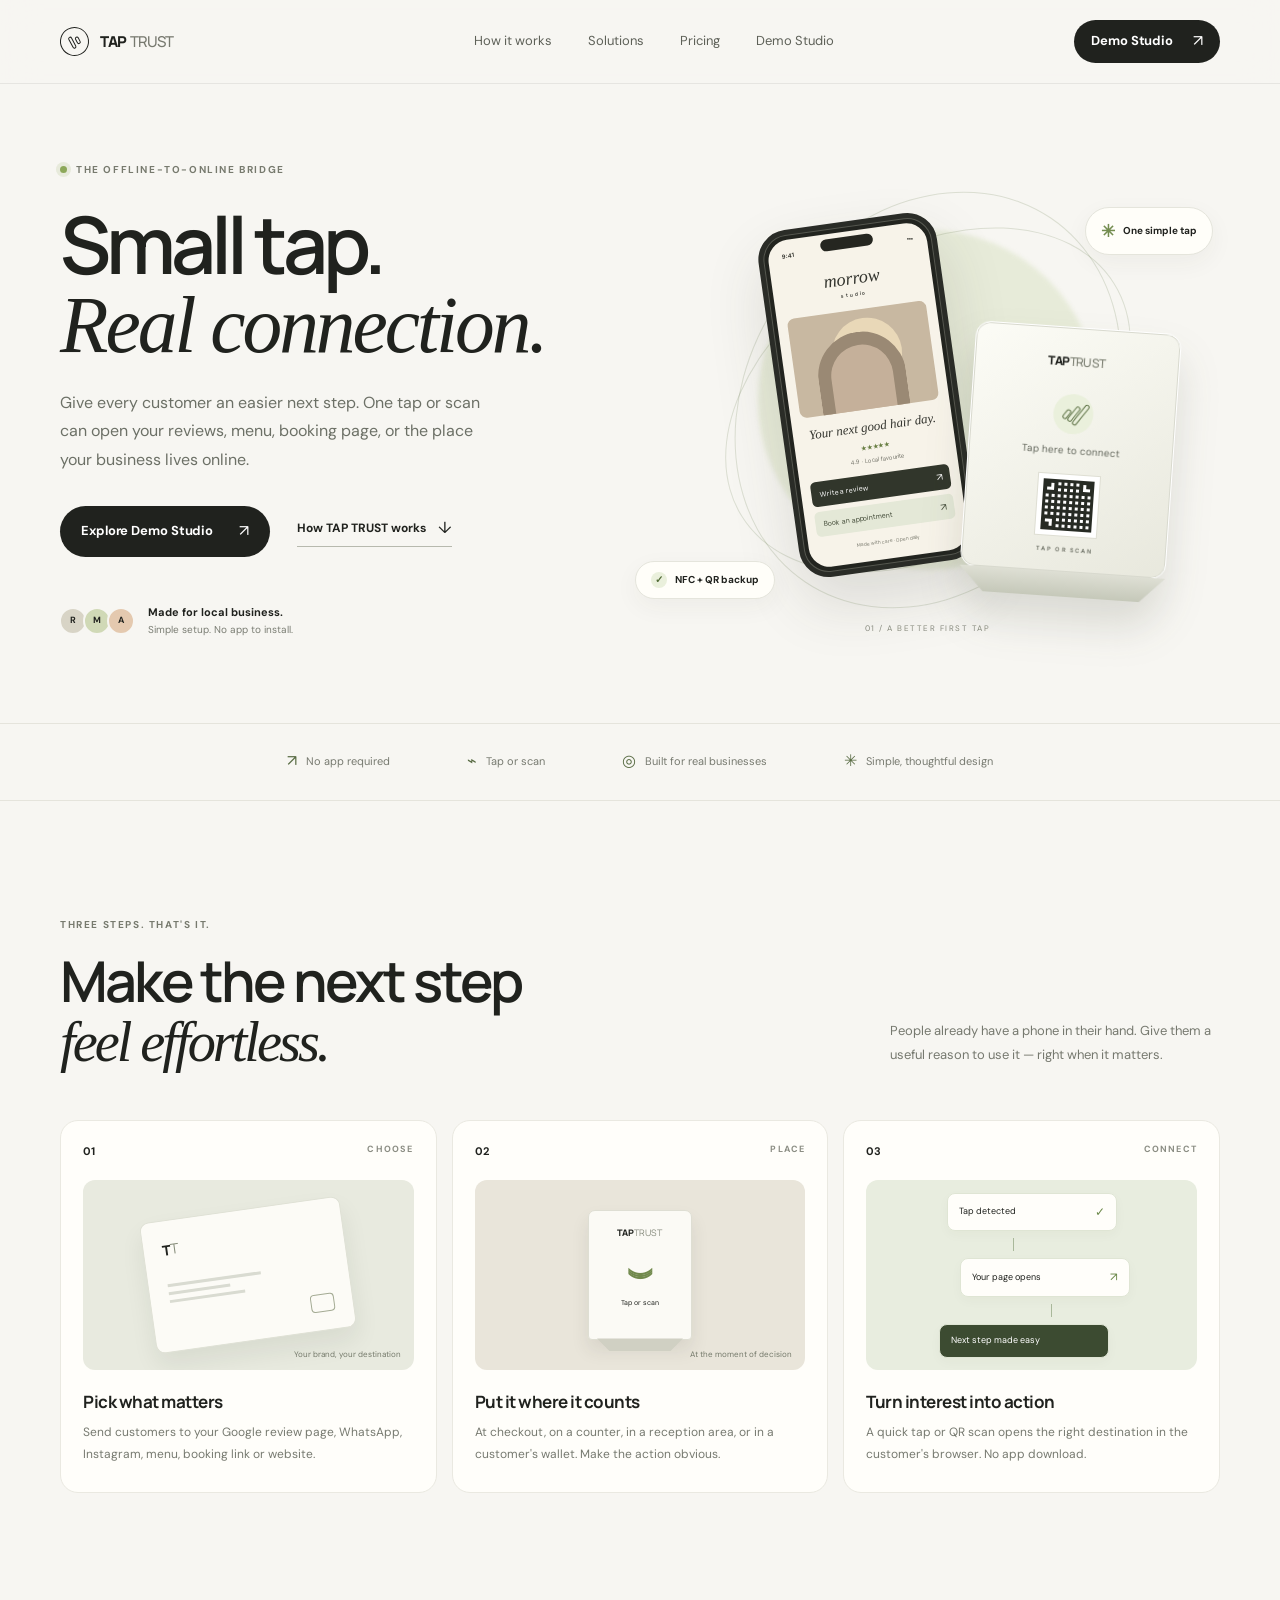
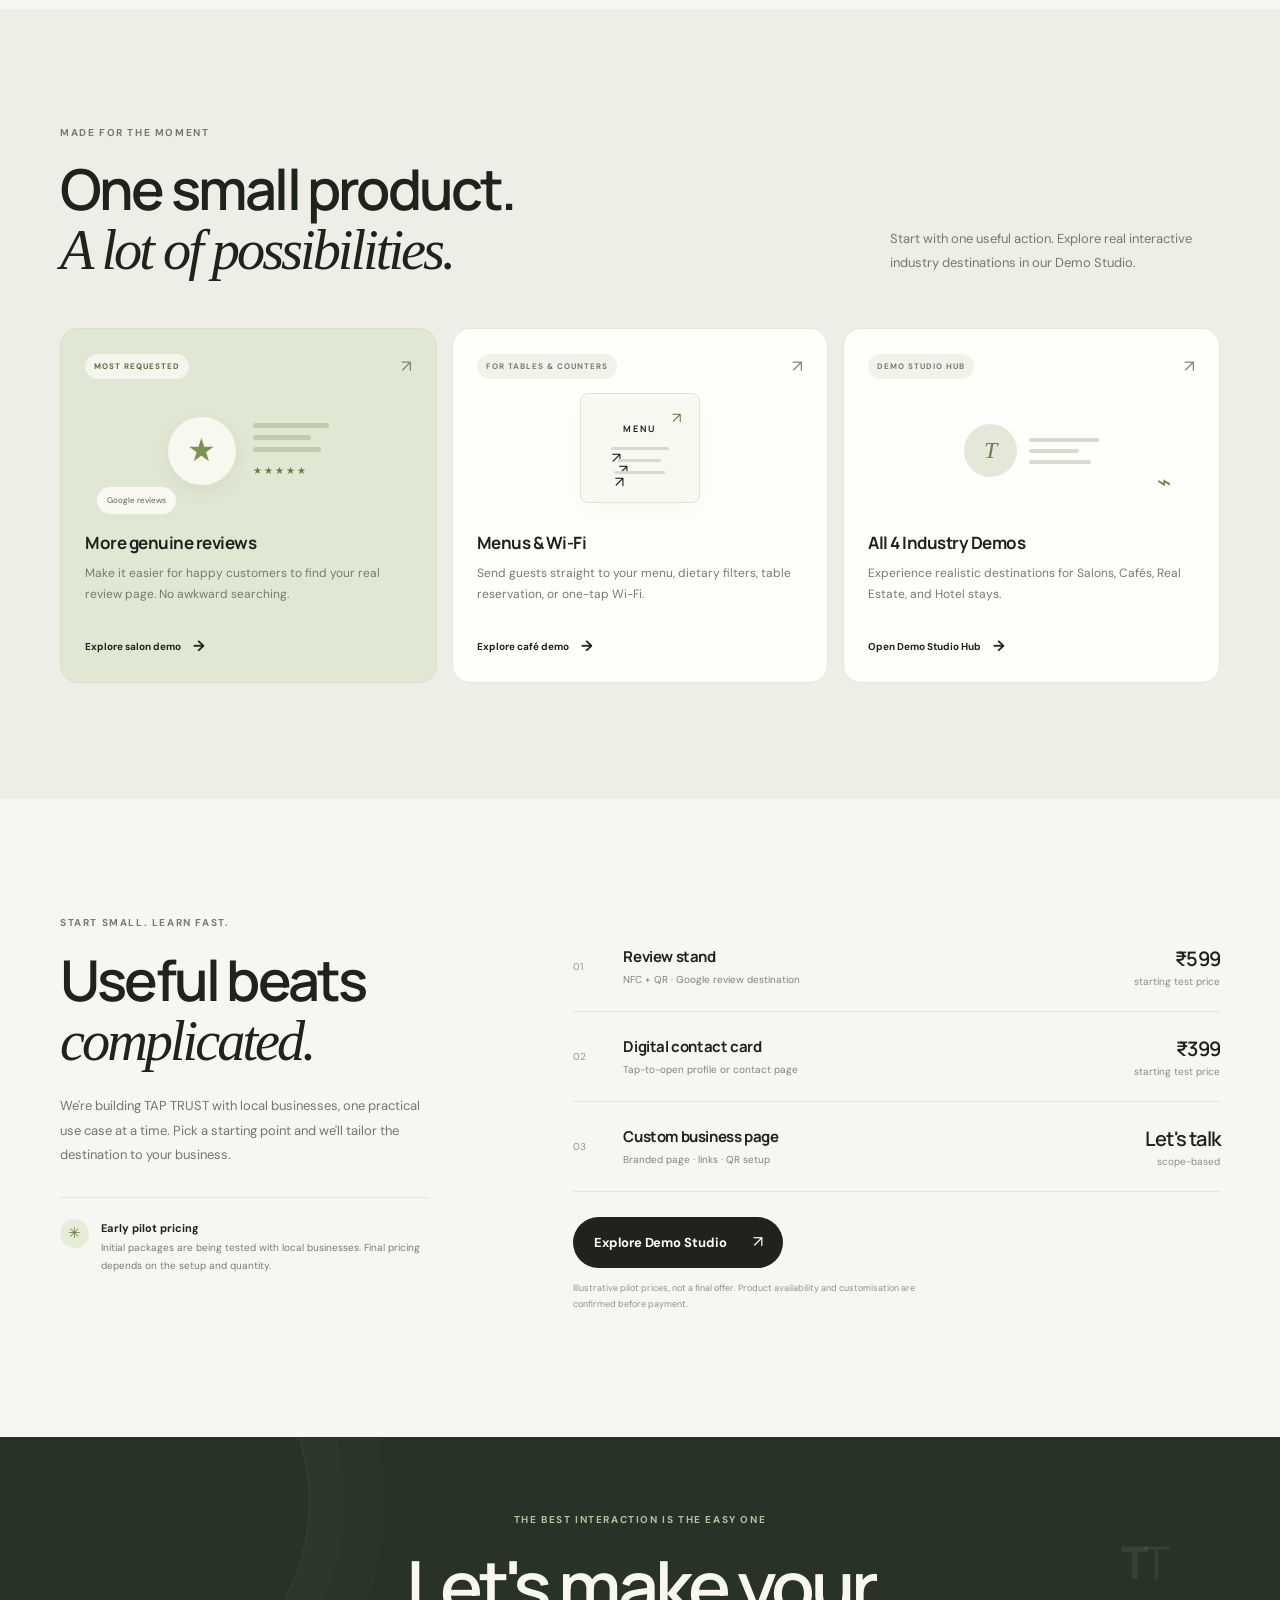
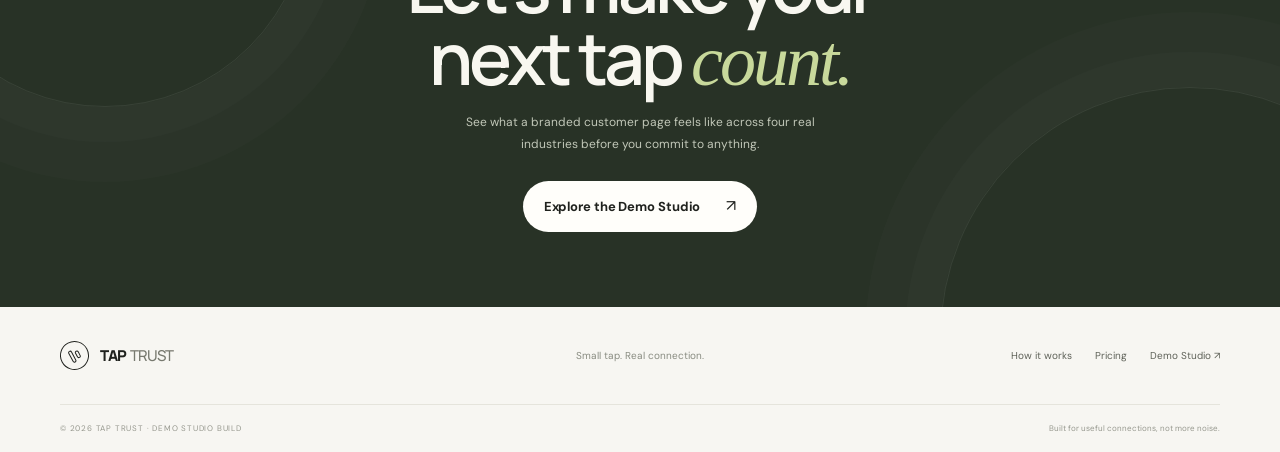
<file: index.html>
<!doctype html>
<html lang="en">
<head>
  <meta charset="utf-8">
  <meta name="viewport" content="width=device-width,initial-scale=1">
  <meta name="theme-color" content="#f7f6f2">
  <meta name="description" content="TAP TRUST helps local businesses turn a simple tap into a better customer experience with NFC and QR. Reviews, menus, booking links, and custom digital destinations.">
  <title>TAP TRUST — Small tap. Real connection.</title>
  
  <link rel="preconnect" href="https://fonts.googleapis.com">
  <link rel="preconnect" href="https://fonts.gstatic.com" crossorigin>
  <link href="https://fonts.googleapis.com/css2?family=DM+Sans:ital,opsz,wght@0,9..40,400;0,9..40,500;0,9..40,600;0,9..40,700;1,9..40,400&family=Manrope:wght@500;600;700;800&display=swap" rel="stylesheet">
  <link rel="stylesheet" href="assets/style.css">
</head>
<body>

<header class="site-header">
  <a class="brand" href="index.html" aria-label="TAP TRUST home">
    <span class="brand-mark"><span></span><span></span></span>
    <span>TAP<span class="brand-light">TRUST</span></span>
  </a>
  <nav class="desktop-nav" aria-label="Main navigation">
    <a href="#how">How it works</a>
    <a href="#solutions">Solutions</a>
    <a href="#pricing">Pricing</a>
    <a href="demo/index.html">Demo Studio</a>
  </nav>
  <a class="button button-dark header-cta" href="demo/index.html">Demo Studio <span aria-hidden="true">↗</span></a>
  <button class="menu-toggle" aria-label="Open navigation" aria-expanded="false">
    <span></span><span></span>
  </button>
</header>

<main>
  <!-- Hero Section -->
  <section class="hero section-wrap">
    <div class="hero-copy">
      <div class="eyebrow"><span class="live-dot"></span> THE OFFLINE-TO-ONLINE BRIDGE</div>
      <h1>Small tap.<br><span class="serif">Real connection.</span></h1>
      <p class="hero-lede">
        Give every customer an easier next step. One tap or scan can open your reviews, menu, booking page, or the place your business lives online.
      </p>
      <div class="hero-actions">
        <a class="button button-dark" href="demo/index.html">Explore Demo Studio <span aria-hidden="true">↗</span></a>
        <a class="text-link" href="#how">How TAP TRUST works <span aria-hidden="true">↓</span></a>
      </div>
      <div class="hero-proof">
        <div class="avatar-stack">
          <span>R</span><span>M</span><span>A</span>
        </div>
        <p><strong>Made for local business.</strong><br>Simple setup. No app to install.</p>
      </div>
    </div>

    <!-- Hero Illustration (Phone + NFC Stand) -->
    <div class="hero-art" aria-label="Illustration of an NFC stand and a phone">
      <div class="art-glow"></div>
      <div class="orbit orbit-one"></div>
      <div class="orbit orbit-two"></div>
      <div class="floating-label label-top"><span class="mini-spark">✳</span> One simple tap</div>
      
      <div class="phone">
        <div class="phone-island"></div>
        <div class="phone-screen">
          <div class="screen-top"><span>9:41</span><span>•••</span></div>
          <div class="screen-logo">morrow<span>studio</span></div>
          <div class="screen-photo"><span class="photo-sun"></span><span class="photo-arch"></span></div>
          <div class="screen-caption">Your next good hair day.</div>
          <div class="screen-stars">★★★★★ <small>4.9 · Local favourite</small></div>
          <div class="screen-action">Write a review <span>↗</span></div>
          <div class="screen-action pale">Book an appointment <span>↗</span></div>
          <div class="screen-foot">Made with care · Open daily</div>
        </div>
      </div>

      <div class="nfc-stand">
        <div class="stand-top">
          <span class="stand-brand">TAP<span>TRUST</span></span>
          <div class="tap-symbol"><span></span><span></span><span></span></div>
          <small>Tap here to connect</small>
          <div class="stand-qr"><i></i><i></i><i></i><i></i><i></i><i></i><i></i><i></i><i></i></div>
          <div class="stand-url">TAP OR SCAN</div>
        </div>
        <div class="stand-base"></div>
      </div>

      <div class="floating-label label-bottom"><span class="label-check">✓</span> NFC + QR backup</div>
      <div class="art-index">01 / A BETTER FIRST TAP</div>
    </div>
  </section>

  <!-- Value Strip -->
  <div class="trust-strip">
    <div><span class="strip-icon">↗</span> No app required</div>
    <div><span class="strip-icon">⌁</span> Tap or scan</div>
    <div><span class="strip-icon">◎</span> Built for real businesses</div>
    <div><span class="strip-icon">✳</span> Simple, thoughtful design</div>
  </div>

  <!-- How It Works Section -->
  <section id="how" class="section-wrap section-space">
    <div class="section-heading">
      <div>
        <div class="eyebrow">THREE STEPS. THAT'S IT.</div>
        <h2>Make the next step<br><span class="serif">feel effortless.</span></h2>
      </div>
      <p>People already have a phone in their hand. Give them a useful reason to use it — right when it matters.</p>
    </div>

    <div class="steps-grid">
      <article class="step-card">
        <div class="step-number">01 <span>CHOOSE</span></div>
        <div class="step-visual visual-one">
          <div class="mini-card">
            <div class="mini-card-mark">T<span>T</span></div>
            <div class="mini-lines"><i></i><i></i><i></i></div>
            <div class="mini-chip"></div>
          </div>
          <span class="visual-note">Your brand, your destination</span>
        </div>
        <h3>Pick what matters</h3>
        <p>Send customers to your Google review page, WhatsApp, Instagram, menu, booking link or website.</p>
      </article>

      <article class="step-card">
        <div class="step-number">02 <span>PLACE</span></div>
        <div class="step-visual visual-two">
          <div class="mini-stand">
            <span>TAP<span>TRUST</span></span>
            <div class="mini-wave">)))</div>
            <small>Tap or scan</small>
          </div>
          <span class="visual-note">At the moment of decision</span>
        </div>
        <h3>Put it where it counts</h3>
        <p>At checkout, on a counter, in a reception area, or in a customer's wallet. Make the action obvious.</p>
      </article>

      <article class="step-card">
        <div class="step-number">03 <span>CONNECT</span></div>
        <div class="step-visual visual-three">
          <div class="connect-bubble bubble-a">Tap detected <span>✓</span></div>
          <div class="connect-line"></div>
          <div class="connect-bubble bubble-b">Your page opens <span>↗</span></div>
          <div class="connect-line short"></div>
          <div class="connect-bubble bubble-c">Next step made easy</div>
        </div>
        <h3>Turn interest into action</h3>
        <p>A quick tap or QR scan opens the right destination in the customer's browser. No app download.</p>
      </article>
    </div>
  </section>

  <!-- Solutions Section (Connecting directly into Demo Studio industries) -->
  <section id="solutions" class="solutions-section">
    <div class="section-wrap section-space">
      <div class="section-heading">
        <div>
          <div class="eyebrow">MADE FOR THE MOMENT</div>
          <h2>One small product.<br><span class="serif">A lot of possibilities.</span></h2>
        </div>
        <p>Start with one useful action. Explore real interactive industry destinations in our Demo Studio.</p>
      </div>

      <div class="solution-grid">
        <!-- Solution 1: Reviews & Salon -->
        <a class="solution-card review-card" href="demo/pages/salon.html">
          <div class="solution-meta">
            <span class="pill">MOST REQUESTED</span>
            <span class="solution-arrow">↗</span>
          </div>
          <div class="review-graphic">
            <div class="star-circle">★</div>
            <div class="review-lines">
              <i></i><i></i><i></i>
              <div class="stars-small">★★★★★</div>
            </div>
            <div class="review-chip">Google reviews</div>
          </div>
          <h3>More genuine reviews</h3>
          <p>Make it easier for happy customers to find your real review page. No awkward searching.</p>
          <span class="card-link">Explore salon demo <span>→</span></span>
        </a>

        <!-- Solution 2: Menus & Café -->
        <a class="solution-card" href="demo/pages/cafe.html">
          <div class="solution-meta">
            <span class="pill pill-soft">FOR TABLES &amp; COUNTERS</span>
            <span class="solution-arrow">↗</span>
          </div>
          <div class="solution-icon icon-menu">
            <span>MENU</span>
            <i>↗</i><i>↗</i><i>↗</i>
          </div>
          <h3>Menus &amp; Wi-Fi</h3>
          <p>Send guests straight to your menu, dietary filters, table reservation, or one-tap Wi-Fi.</p>
          <span class="card-link">Explore café demo <span>→</span></span>
        </a>

        <!-- Solution 3: Direct contact & Real Estate / Stay -->
        <a class="solution-card" href="demo/index.html">
          <div class="solution-meta">
            <span class="pill pill-soft">DEMO STUDIO HUB</span>
            <span class="solution-arrow">↗</span>
          </div>
          <div class="solution-icon icon-contact">
            <div class="contact-avatar">T</div>
            <div class="contact-lines"><i></i><i></i><i></i></div>
            <div class="contact-wave">⌁</div>
          </div>
          <h3>All 4 Industry Demos</h3>
          <p>Experience realistic destinations for Salons, Cafés, Real Estate, and Hotel stays.</p>
          <span class="card-link">Open Demo Studio Hub <span>→</span></span>
        </a>
      </div>
    </div>
  </section>

  <!-- Pricing Section -->
  <section id="pricing" class="section-wrap section-space pricing-section">
    <div class="pricing-copy">
      <div class="eyebrow">START SMALL. LEARN FAST.</div>
      <h2>Useful beats<br><span class="serif">complicated.</span></h2>
      <p>We're building TAP TRUST with local businesses, one practical use case at a time. Pick a starting point and we'll tailor the destination to your business.</p>
      <div class="price-note">
        <span class="price-note-icon">✳</span>
        <span><strong>Early pilot pricing</strong><br>Initial packages are being tested with local businesses. Final pricing depends on the setup and quantity.</span>
      </div>
    </div>

    <div class="price-list">
      <article class="price-row">
        <div class="price-number">01</div>
        <div class="price-detail">
          <h3>Review stand</h3>
          <p>NFC + QR · Google review destination</p>
        </div>
        <div class="price-value">₹599 <small>starting test price</small></div>
      </article>

      <article class="price-row">
        <div class="price-number">02</div>
        <div class="price-detail">
          <h3>Digital contact card</h3>
          <p>Tap-to-open profile or contact page</p>
        </div>
        <div class="price-value">₹399 <small>starting test price</small></div>
      </article>

      <article class="price-row">
        <div class="price-number">03</div>
        <div class="price-detail">
          <h3>Custom business page</h3>
          <p>Branded page · links · QR setup</p>
        </div>
        <div class="price-value">Let's talk <small>scope-based</small></div>
      </article>

      <a class="button button-dark price-cta" href="demo/index.html">Explore Demo Studio <span>↗</span></a>
      <p class="fine-print">Illustrative pilot prices, not a final offer. Product availability and customisation are confirmed before payment.</p>
    </div>
  </section>

  <!-- Closing Call to Action -->
  <section class="closing-cta">
    <div class="closing-orb orb-left"></div>
    <div class="closing-orb orb-right"></div>
    <div class="closing-content">
      <div class="eyebrow eyebrow-light">THE BEST INTERACTION IS THE EASY ONE</div>
      <h2>Let's make your<br>next tap <span class="serif">count.</span></h2>
      <p>See what a branded customer page feels like across four real industries before you commit to anything.</p>
      <a class="button button-light" href="demo/index.html">Explore the Demo Studio <span>↗</span></a>
    </div>
    <div class="closing-mark">T<span>T</span></div>
  </section>
</main>

<footer class="site-footer">
  <a class="brand" href="index.html">
    <span class="brand-mark"><span></span><span></span></span>
    <span>TAP<span class="brand-light">TRUST</span></span>
  </a>
  <p>Small tap. Real connection.</p>
  <div class="footer-right">
    <a href="#how">How it works</a>
    <a href="#pricing">Pricing</a>
    <a href="demo/index.html">Demo Studio ↗</a>
  </div>
  <div class="footer-bottom">
    <span>© 2026 TAP TRUST · DEMO STUDIO BUILD</span>
    <span>Built for useful connections, not more noise.</span>
  </div>
</footer>

<script src="assets/script.js"></script>
</body>
</html>
</file>
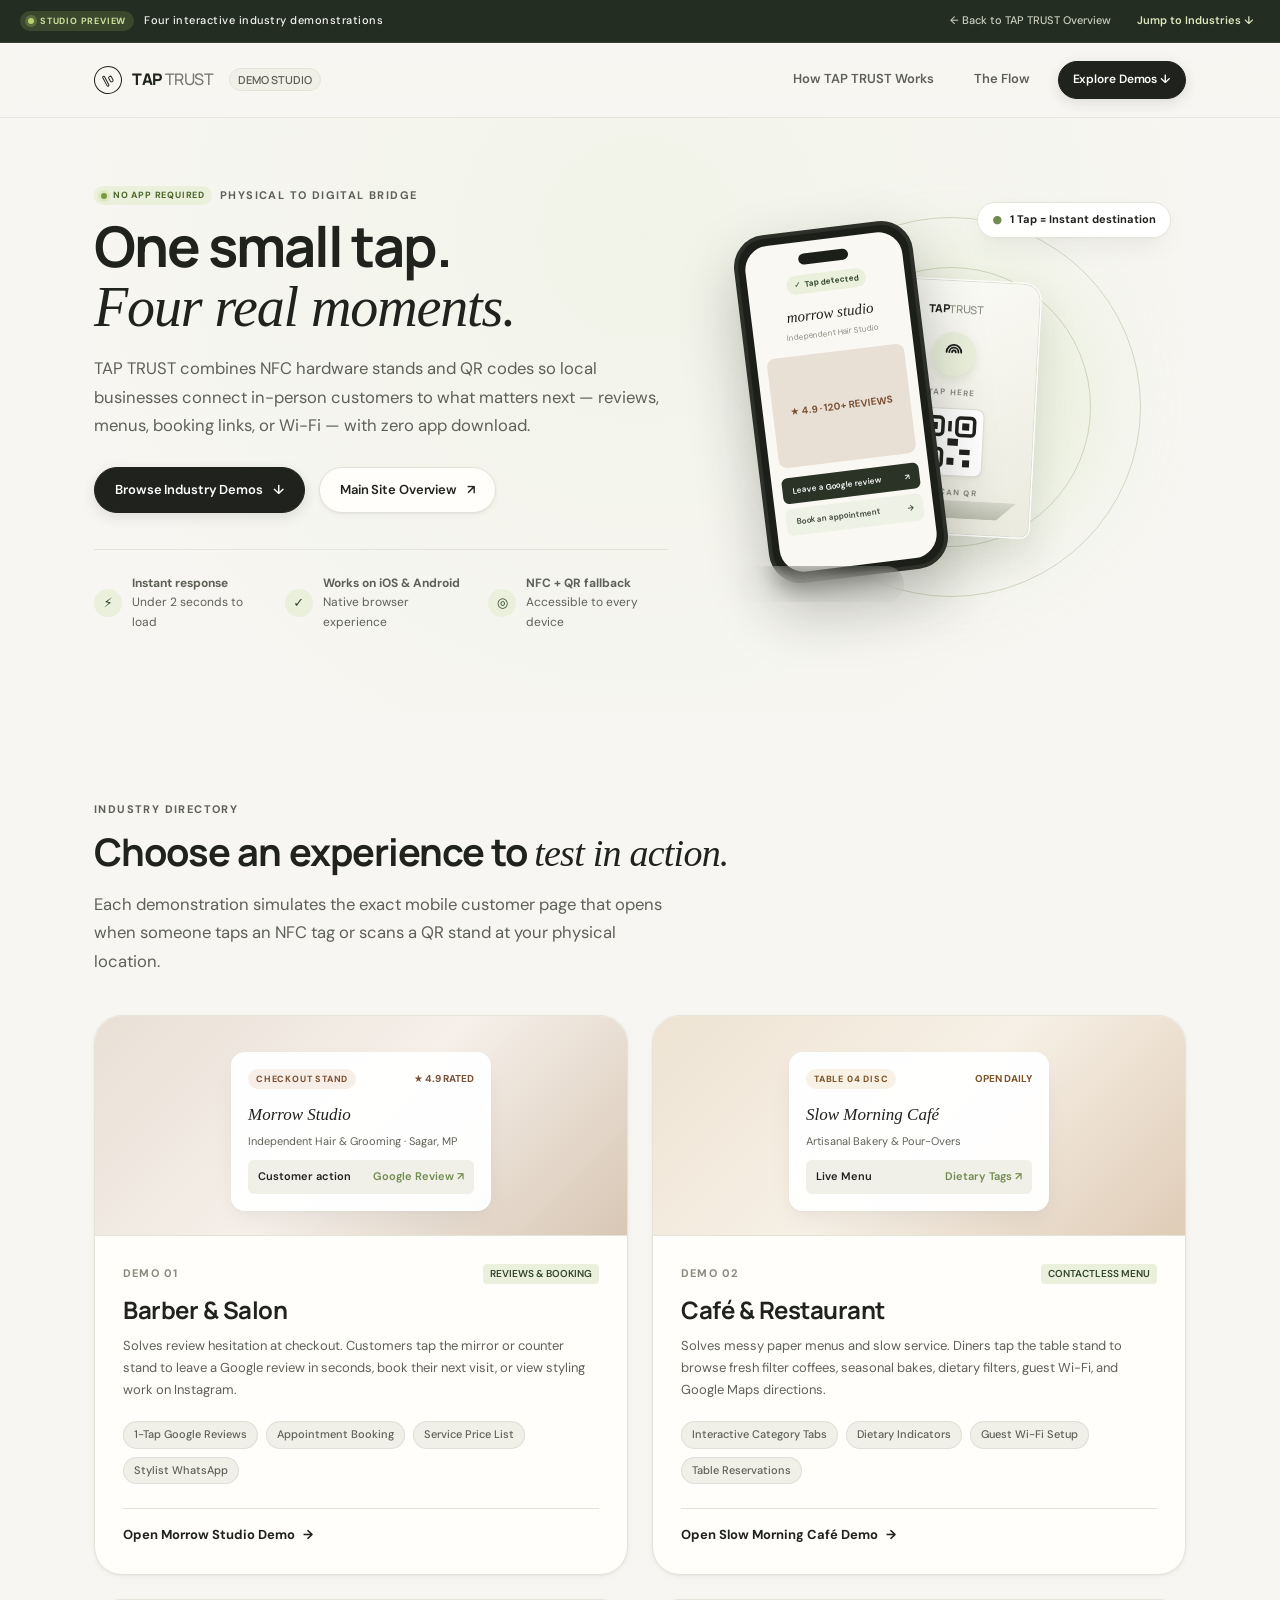
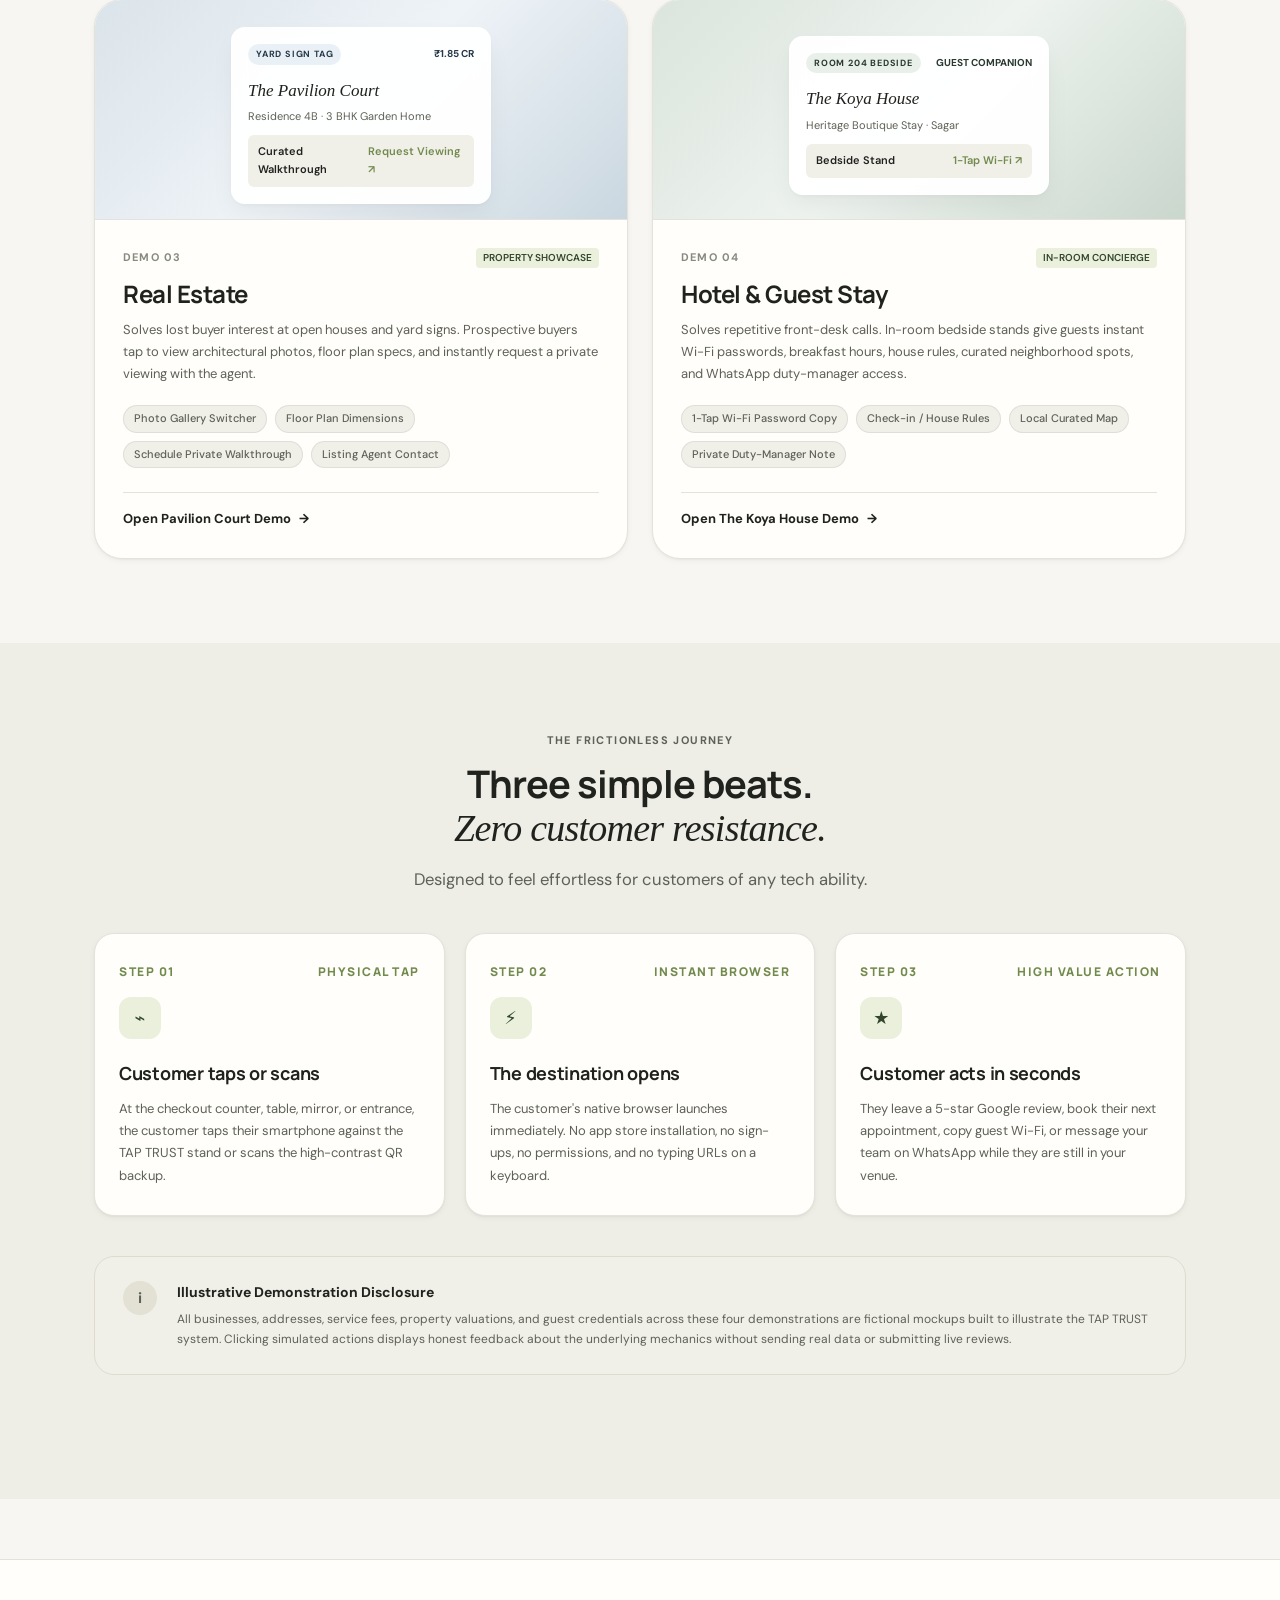
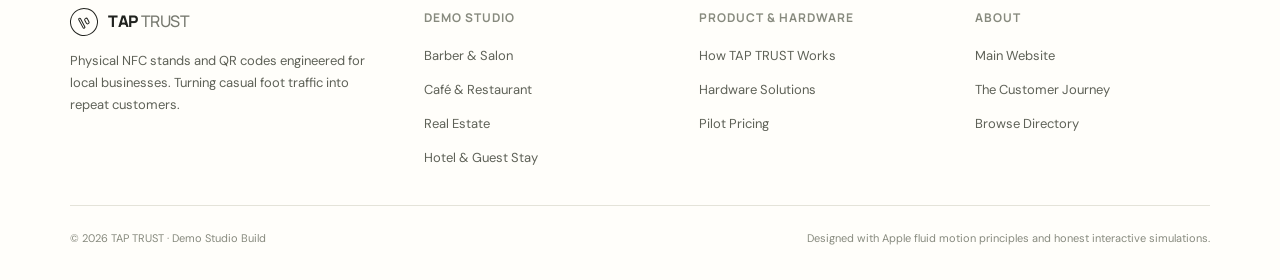
<file: demo/index.html>
<!doctype html>
<html lang="en">
<head>
  <meta charset="utf-8">
  <meta name="viewport" content="width=device-width, initial-scale=1">
  <meta name="theme-color" content="#242d22">
  <meta name="description" content="Explore TAP TRUST Demo Studio — Experience 4 interactive, mobile-first NFC and QR customer destinations for Barber & Salon, Café & Restaurant, Real Estate, and Hotel stays.">
  <title>Demo Studio — TAP TRUST</title>
  
  <link rel="preconnect" href="https://fonts.googleapis.com">
  <link rel="preconnect" href="https://fonts.gstatic.com" crossorigin>
  <link href="https://fonts.googleapis.com/css2?family=DM+Sans:ital,opsz,wght@0,9..40,400;0,9..40,500;0,9..40,600;0,9..40,700;1,9..40,400&family=Manrope:wght@500;600;700;800&display=swap" rel="stylesheet">
  
  <link rel="stylesheet" href="../assets/style.css">
  <link rel="stylesheet" href="../assets/demo-studio.css">
</head>
<body class="ds-body">

  <!-- Universal Wayfinding Chrome Banner -->
  <aside class="ds-banner" aria-label="Demo announcement">
    <div class="ds-banner-content">
      <span class="ds-banner-badge"><span class="ds-live-dot" aria-hidden="true"></span> STUDIO PREVIEW</span>
      <span>Four interactive industry demonstrations</span>
    </div>
    <div class="ds-banner-links">
      <a class="ds-banner-link" href="../index.html">← Back to TAP TRUST Overview</a>
      <a class="ds-banner-link ds-banner-link-accent" href="#industries">Jump to Industries ↓</a>
    </div>
  </aside>

  <!-- Sticky Translucent Header -->
  <header class="ds-header">
    <div class="ds-header-inner">
      <a class="ds-brand" href="../index.html" aria-label="TAP TRUST Home">
        <span class="ds-brand-mark" aria-hidden="true"><span></span><span></span></span>
        <span>TAP<span style="font-weight: 500; color: #77796f; margin-left: 3px;">TRUST</span></span>
        <span class="ds-brand-tag">DEMO STUDIO</span>
      </a>

      <nav class="ds-header-nav" aria-label="Demo Studio Navigation">
        <a class="ds-nav-link" href="../index.html#how">How TAP TRUST Works</a>
        <a class="ds-nav-link" href="#how-it-works">The Flow</a>
        <a class="ds-btn ds-btn-primary ds-btn-sm" href="#industries">Explore Demos ↓</a>
      </nav>
    </div>
  </header>

  <main>
    <!-- Studio Hero -->
    <section class="ds-hub-hero">
      <div class="ds-container">
        <div class="ds-hub-hero-grid">
          <div>
            <div class="ds-eyebrow">
              <span class="ds-banner-badge" style="background:#eaf0dc; color:#4a652a; padding: 2px 7px;">
                <span class="ds-live-dot" style="background:#779944;"></span> NO APP REQUIRED
              </span>
              PHYSICAL TO DIGITAL BRIDGE
            </div>
            
            <h1 class="ds-heading-display">
              One small tap.<br>
              <span class="serif">Four real moments.</span>
            </h1>

            <p class="ds-lede">
              TAP TRUST combines NFC hardware stands and QR codes so local businesses connect in-person customers to what matters next — reviews, menus, booking links, or Wi-Fi — with zero app download.
            </p>

            <div style="display: flex; gap: 14px; flex-wrap: wrap;">
              <a class="ds-btn ds-btn-primary" href="#industries">
                Browse Industry Demos <span aria-hidden="true">↓</span>
              </a>
              <a class="ds-btn ds-btn-secondary" href="../index.html">
                Main Site Overview <span aria-hidden="true">↗</span>
              </a>
            </div>

            <div class="ds-hub-proof-strip">
              <div class="ds-proof-item">
                <div class="ds-proof-icon" aria-hidden="true">⚡</div>
                <div>
                  <strong>Instant response</strong><br>
                  Under 2 seconds to load
                </div>
              </div>
              <div class="ds-proof-item">
                <div class="ds-proof-icon" aria-hidden="true">✓</div>
                <div>
                  <strong>Works on iOS &amp; Android</strong><br>
                  Native browser experience
                </div>
              </div>
              <div class="ds-proof-item">
                <div class="ds-proof-icon" aria-hidden="true">◎</div>
                <div>
                  <strong>NFC + QR fallback</strong><br>
                  Accessible to every device
                </div>
              </div>
            </div>
          </div>

          <!-- Interactive Device Illustration -->
          <div class="ds-device-stage" aria-label="Illustration of phone interacting with TAP TRUST stand">
            <div class="ds-device-stage-bg"></div>
            <div class="ds-device-ripple ds-device-ripple-1"></div>
            <div class="ds-device-ripple ds-device-ripple-2"></div>

            <div class="ds-floating-chip ds-floating-chip-top">
              <span style="color:#718a4d;">●</span> 1 Tap = Instant destination
            </div>

            <!-- Phone mockup with live preview -->
            <div class="ds-phone-model">
              <div class="ds-phone-screen">
                <div class="ds-phone-notch"></div>
                <div class="ds-phone-pill">
                  <span style="font-size: 8px;">✓</span> Tap detected
                </div>
                <div class="ds-phone-brand">morrow studio</div>
                <div class="ds-phone-sub">Independent Hair Studio</div>
                <div style="background:#e8dfd5; height: 110px; border-radius: 8px; margin-bottom: 10px; display: grid; place-items: center; color: #7a5035; font-size: 10px; font-weight: 700;">
                  ★ 4.9 · 120+ REVIEWS
                </div>
                <div class="ds-phone-btn">
                  <span>Leave a Google review</span>
                  <span>↗</span>
                </div>
                <div class="ds-phone-btn ds-phone-btn-subtle">
                  <span>Book an appointment</span>
                  <span>→</span>
                </div>
              </div>
            </div>

            <!-- NFC Stand mockup -->
            <div class="ds-stand-model">
              <div class="ds-stand-brand">TAP<span>TRUST</span></div>
              <div class="ds-stand-chip" aria-hidden="true">
                <svg viewBox="0 0 24 24"><path d="M4 10a8 8 0 0 1 8-8m0 0a8 8 0 0 1 8 8m-13 0a5 5 0 0 1 5-5m0 0a5 5 0 0 1 5 5m-7 0a2 2 0 0 1 2-2m0 0a2 2 0 0 1 2 2" stroke="currentColor" stroke-width="2" stroke-linecap="round" fill="none"/></svg>
              </div>
              <div class="ds-stand-caption">TAP HERE</div>
              <div class="ds-stand-qr-wrap" aria-hidden="true">
                <svg viewBox="0 0 32 32" fill="#20221e"><rect x="2" y="2" width="10" height="10" rx="2" fill="none" stroke="#20221e" stroke-width="2"/><rect x="5" y="5" width="4" height="4"/><rect x="20" y="2" width="10" height="10" rx="2" fill="none" stroke="#20221e" stroke-width="2"/><rect x="23" y="5" width="4" height="4"/><rect x="2" y="20" width="10" height="10" rx="2" fill="none" stroke="#20221e" stroke-width="2"/><rect x="5" y="23" width="4" height="4"/><rect x="15" y="4" width="2" height="6"/><rect x="15" y="14" width="6" height="4"/><rect x="22" y="20" width="6" height="3"/><rect x="15" y="25" width="4" height="4"/><rect x="24" y="26" width="4" height="4"/></svg>
              </div>
              <div class="ds-stand-caption">OR SCAN QR</div>
              <div class="ds-stand-base"></div>
            </div>

            <div class="ds-floating-chip ds-floating-chip-bottom">
              <span style="color:#33462d;">✓</span> Dual NFC + QR Backup
            </div>
          </div>
        </div>
      </div>
    </section>

    <!-- Industry Selector Grid -->
    <section class="ds-section" id="industries">
      <div class="ds-container">
        <div>
          <div class="ds-eyebrow">INDUSTRY DIRECTORY</div>
          <h2 class="ds-heading-section">
            Choose an experience to <span class="serif">test in action.</span>
          </h2>
          <p class="ds-lede">
            Each demonstration simulates the exact mobile customer page that opens when someone taps an NFC tag or scans a QR stand at your physical location.
          </p>
        </div>

        <div class="ds-industry-grid">
          <!-- Card 1: Barber & Salon -->
          <article class="ds-industry-card">
            <div class="ds-industry-art ds-art-salon">
              <div class="ds-art-widget">
                <div class="ds-art-widget-header">
                  <span class="ds-art-badge ds-art-badge-salon">Checkout Stand</span>
                  <span style="font-size: 10px; color: #7a5035; font-weight: 700;">★ 4.9 RATED</span>
                </div>
                <div class="ds-art-widget-title">Morrow Studio</div>
                <div class="ds-art-widget-detail">Independent Hair &amp; Grooming · Sagar, MP</div>
                <div class="ds-art-widget-row">
                  <span>Customer action</span>
                  <span>Google Review ↗</span>
                </div>
              </div>
            </div>

            <div class="ds-industry-content">
              <div class="ds-industry-meta">
                <span class="ds-industry-category">DEMO 01</span>
                <span class="ds-tag ds-tag-accent">REVIEWS &amp; BOOKING</span>
              </div>
              <h3 class="ds-industry-title">Barber &amp; Salon</h3>
              <p class="ds-industry-desc">
                Solves review hesitation at checkout. Customers tap the mirror or counter stand to leave a Google review in seconds, book their next visit, or view styling work on Instagram.
              </p>
              <div class="ds-industry-features">
                <span class="ds-feature-tag">1-Tap Google Reviews</span>
                <span class="ds-feature-tag">Appointment Booking</span>
                <span class="ds-feature-tag">Service Price List</span>
                <span class="ds-feature-tag">Stylist WhatsApp</span>
              </div>
              <a class="ds-card-action" href="pages/salon.html">
                Open Morrow Studio Demo <span aria-hidden="true">→</span>
              </a>
            </div>
          </article>

          <!-- Card 2: Café & Restaurant -->
          <article class="ds-industry-card">
            <div class="ds-industry-art ds-art-cafe">
              <div class="ds-art-widget">
                <div class="ds-art-widget-header">
                  <span class="ds-art-badge ds-art-badge-cafe">Table 04 Disc</span>
                  <span style="font-size: 10px; color: #7d5225; font-weight: 700;">OPEN DAILY</span>
                </div>
                <div class="ds-art-widget-title">Slow Morning Café</div>
                <div class="ds-art-widget-detail">Artisanal Bakery &amp; Pour-Overs</div>
                <div class="ds-art-widget-row">
                  <span>Live Menu</span>
                  <span>Dietary Tags ↗</span>
                </div>
              </div>
            </div>

            <div class="ds-industry-content">
              <div class="ds-industry-meta">
                <span class="ds-industry-category">DEMO 02</span>
                <span class="ds-tag ds-tag-accent">CONTACTLESS MENU</span>
              </div>
              <h3 class="ds-industry-title">Café &amp; Restaurant</h3>
              <p class="ds-industry-desc">
                Solves messy paper menus and slow service. Diners tap the table stand to browse fresh filter coffees, seasonal bakes, dietary filters, guest Wi-Fi, and Google Maps directions.
              </p>
              <div class="ds-industry-features">
                <span class="ds-feature-tag">Interactive Category Tabs</span>
                <span class="ds-feature-tag">Dietary Indicators</span>
                <span class="ds-feature-tag">Guest Wi-Fi Setup</span>
                <span class="ds-feature-tag">Table Reservations</span>
              </div>
              <a class="ds-card-action" href="pages/cafe.html">
                Open Slow Morning Café Demo <span aria-hidden="true">→</span>
              </a>
            </div>
          </article>

          <!-- Card 3: Real Estate -->
          <article class="ds-industry-card">
            <div class="ds-industry-art ds-art-realestate">
              <div class="ds-art-widget">
                <div class="ds-art-widget-header">
                  <span class="ds-art-badge ds-art-badge-realestate">Yard Sign Tag</span>
                  <span style="font-size: 10px; color: #253949; font-weight: 700;">₹1.85 CR</span>
                </div>
                <div class="ds-art-widget-title">The Pavilion Court</div>
                <div class="ds-art-widget-detail">Residence 4B · 3 BHK Garden Home</div>
                <div class="ds-art-widget-row">
                  <span>Curated Walkthrough</span>
                  <span>Request Viewing ↗</span>
                </div>
              </div>
            </div>

            <div class="ds-industry-content">
              <div class="ds-industry-meta">
                <span class="ds-industry-category">DEMO 03</span>
                <span class="ds-tag ds-tag-accent">PROPERTY SHOWCASE</span>
              </div>
              <h3 class="ds-industry-title">Real Estate</h3>
              <p class="ds-industry-desc">
                Solves lost buyer interest at open houses and yard signs. Prospective buyers tap to view architectural photos, floor plan specs, and instantly request a private viewing with the agent.
              </p>
              <div class="ds-industry-features">
                <span class="ds-feature-tag">Photo Gallery Switcher</span>
                <span class="ds-feature-tag">Floor Plan Dimensions</span>
                <span class="ds-feature-tag">Schedule Private Walkthrough</span>
                <span class="ds-feature-tag">Listing Agent Contact</span>
              </div>
              <a class="ds-card-action" href="pages/property.html">
                Open Pavilion Court Demo <span aria-hidden="true">→</span>
              </a>
            </div>
          </article>

          <!-- Card 4: Hotel & Guest Stay -->
          <article class="ds-industry-card">
            <div class="ds-industry-art ds-art-hotel">
              <div class="ds-art-widget">
                <div class="ds-art-widget-header">
                  <span class="ds-art-badge ds-art-badge-hotel">Room 204 Bedside</span>
                  <span style="font-size: 10px; color: #2a3a30; font-weight: 700;">GUEST COMPANION</span>
                </div>
                <div class="ds-art-widget-title">The Koya House</div>
                <div class="ds-art-widget-detail">Heritage Boutique Stay · Sagar</div>
                <div class="ds-art-widget-row">
                  <span>Bedside Stand</span>
                  <span>1-Tap Wi-Fi ↗</span>
                </div>
              </div>
            </div>

            <div class="ds-industry-content">
              <div class="ds-industry-meta">
                <span class="ds-industry-category">DEMO 04</span>
                <span class="ds-tag ds-tag-accent">IN-ROOM CONCIERGE</span>
              </div>
              <h3 class="ds-industry-title">Hotel &amp; Guest Stay</h3>
              <p class="ds-industry-desc">
                Solves repetitive front-desk calls. In-room bedside stands give guests instant Wi-Fi passwords, breakfast hours, house rules, curated neighborhood spots, and WhatsApp duty-manager access.
              </p>
              <div class="ds-industry-features">
                <span class="ds-feature-tag">1-Tap Wi-Fi Password Copy</span>
                <span class="ds-feature-tag">Check-in / House Rules</span>
                <span class="ds-feature-tag">Local Curated Map</span>
                <span class="ds-feature-tag">Private Duty-Manager Note</span>
              </div>
              <a class="ds-card-action" href="pages/stay.html">
                Open The Koya House Demo <span aria-hidden="true">→</span>
              </a>
            </div>
          </article>
        </div>
      </div>
    </section>

    <!-- How It Works (Real Flow) -->
    <section class="ds-section" id="how-it-works" style="background:#eeeee7;">
      <div class="ds-container">
        <div style="text-align: center; max-width: 600px; margin: 0 auto;">
          <div class="ds-eyebrow" style="justify-content: center;">THE FRICTIONLESS JOURNEY</div>
          <h2 class="ds-heading-section">
            Three simple beats.<br><span class="serif">Zero customer resistance.</span>
          </h2>
          <p class="ds-lede" style="margin-inline: auto;">
            Designed to feel effortless for customers of any tech ability.
          </p>
        </div>

        <div class="ds-steps-grid">
          <article class="ds-step-item">
            <div class="ds-step-num">STEP 01 <span>PHYSICAL TAP</span></div>
            <div class="ds-step-icon" aria-hidden="true">⌁</div>
            <h3 class="ds-step-title">Customer taps or scans</h3>
            <p class="ds-step-desc">
              At the checkout counter, table, mirror, or entrance, the customer taps their smartphone against the TAP TRUST stand or scans the high-contrast QR backup.
            </p>
          </article>

          <article class="ds-step-item">
            <div class="ds-step-num">STEP 02 <span>INSTANT BROWSER</span></div>
            <div class="ds-step-icon" aria-hidden="true">⚡</div>
            <h3 class="ds-step-title">The destination opens</h3>
            <p class="ds-step-desc">
              The customer's native browser launches immediately. No app store installation, no sign-ups, no permissions, and no typing URLs on a keyboard.
            </p>
          </article>

          <article class="ds-step-item">
            <div class="ds-step-num">STEP 03 <span>HIGH VALUE ACTION</span></div>
            <div class="ds-step-icon" aria-hidden="true">★</div>
            <h3 class="ds-step-title">Customer acts in seconds</h3>
            <p class="ds-step-desc">
              They leave a 5-star Google review, book their next appointment, copy guest Wi-Fi, or message your team on WhatsApp while they are still in your venue.
            </p>
          </article>
        </div>

        <!-- Disclosure Callout -->
        <div class="ds-disclosure-box">
          <div class="ds-disclosure-icon" aria-hidden="true">i</div>
          <div class="ds-disclosure-copy">
            <h3>Illustrative Demonstration Disclosure</h3>
            <p>
              All businesses, addresses, service fees, property valuations, and guest credentials across these four demonstrations are fictional mockups built to illustrate the TAP TRUST system. Clicking simulated actions displays honest feedback about the underlying mechanics without sending real data or submitting live reviews.
            </p>
          </div>
        </div>
      </div>
    </section>
  </main>

  <!-- Universal Footer -->
  <footer class="ds-footer">
    <div class="ds-footer-inner">
      <div class="ds-footer-brand-col">
        <a class="ds-brand" href="../index.html">
          <span class="ds-brand-mark" aria-hidden="true"><span></span><span></span></span>
          <span>TAP<span style="font-weight: 500; color: #77796f; margin-left: 3px;">TRUST</span></span>
        </a>
        <p>
          Physical NFC stands and QR codes engineered for local businesses. Turning casual foot traffic into repeat customers.
        </p>
      </div>

      <div class="ds-footer-col">
        <h4>Demo Studio</h4>
        <ul>
          <li><a href="pages/salon.html">Barber &amp; Salon</a></li>
          <li><a href="pages/cafe.html">Café &amp; Restaurant</a></li>
          <li><a href="pages/property.html">Real Estate</a></li>
          <li><a href="pages/stay.html">Hotel &amp; Guest Stay</a></li>
        </ul>
      </div>

      <div class="ds-footer-col">
        <h4>Product &amp; Hardware</h4>
        <ul>
          <li><a href="../index.html#how">How TAP TRUST Works</a></li>
          <li><a href="../index.html#solutions">Hardware Solutions</a></li>
          <li><a href="../index.html#pricing">Pilot Pricing</a></li>
        </ul>
      </div>

      <div class="ds-footer-col">
        <h4>About</h4>
        <ul>
          <li><a href="../index.html">Main Website</a></li>
          <li><a href="#how-it-works">The Customer Journey</a></li>
          <li><a href="#industries">Browse Directory</a></li>
        </ul>
      </div>
    </div>

    <div class="ds-footer-bottom">
      <span>© 2026 TAP TRUST · Demo Studio Build</span>
      <span>Designed with Apple fluid motion principles and honest interactive simulations.</span>
    </div>
  </footer>

  <script src="../assets/demo-studio.js"></script>
</body>
</html>
</file>
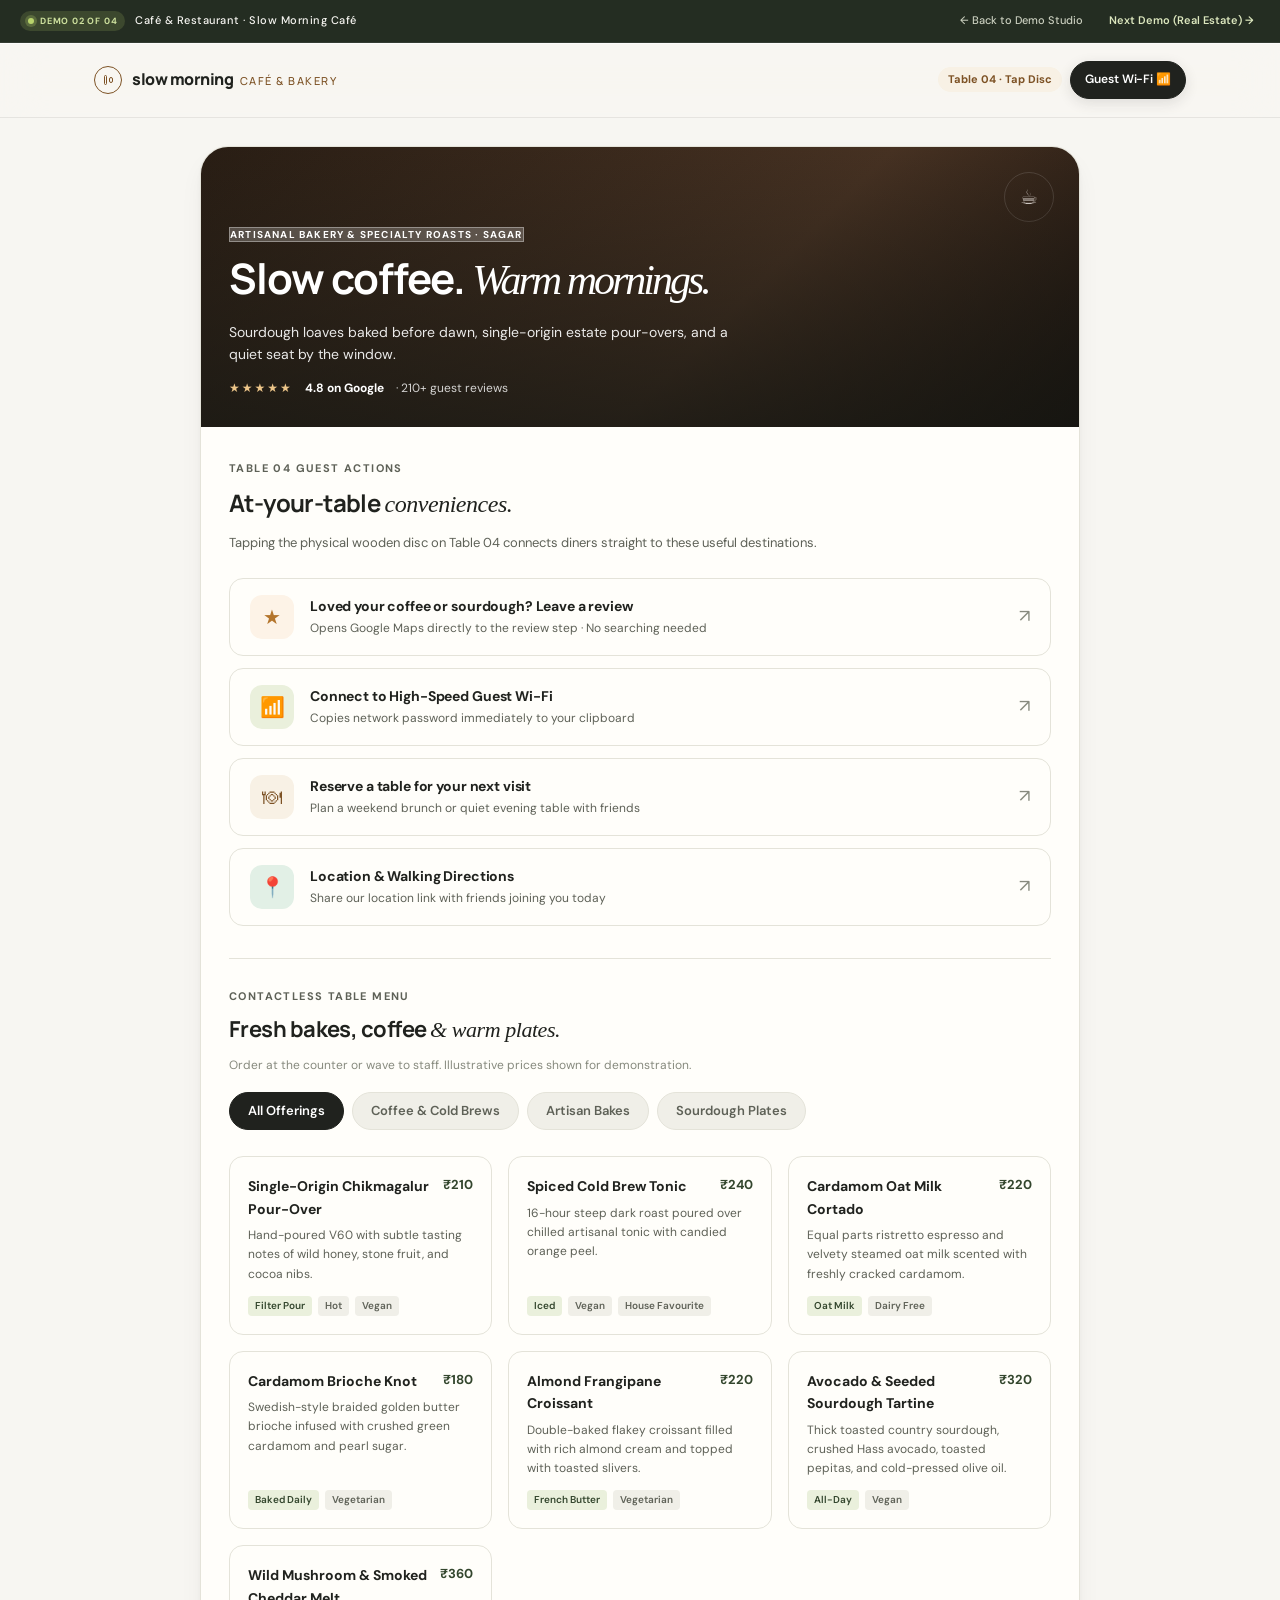
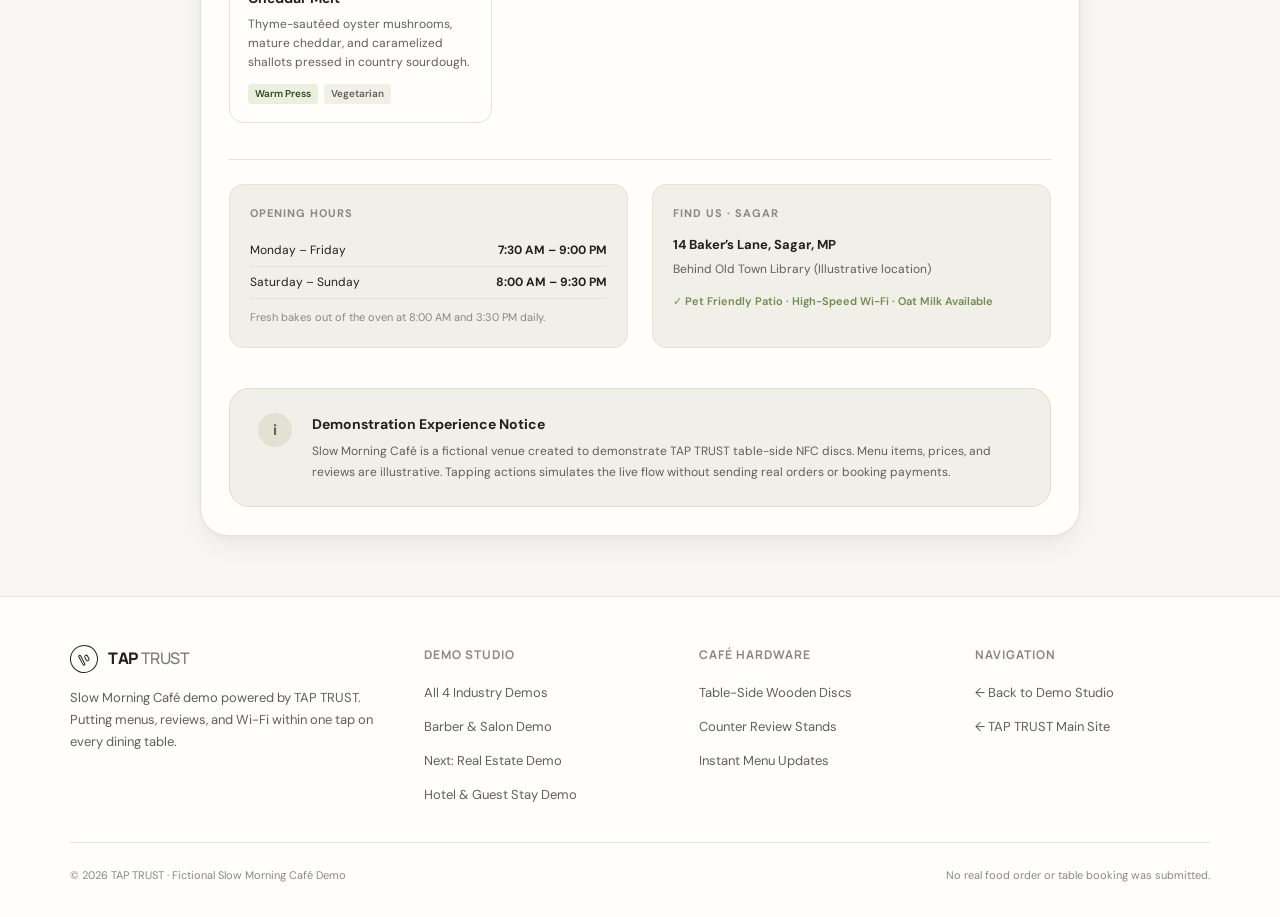
<file: demo/pages/cafe.html>
<!doctype html>
<html lang="en">
<head>
  <meta charset="utf-8">
  <meta name="viewport" content="width=device-width, initial-scale=1">
  <meta name="theme-color" content="#242d22">
  <meta name="description" content="Slow Morning Café & Bakery — Interactive contactless table menu demo powered by TAP TRUST table-side NFC discs and QR codes.">
  <title>Slow Morning Café — Café &amp; Restaurant Demo | TAP TRUST</title>
  
  <link rel="preconnect" href="https://fonts.googleapis.com">
  <link rel="preconnect" href="https://fonts.gstatic.com" crossorigin>
  <link href="https://fonts.googleapis.com/css2?family=DM+Sans:ital,opsz,wght@0,9..40,400;0,9..40,500;0,9..40,600;0,9..40,700;1,9..40,400&family=Manrope:wght@500;600;700;800&display=swap" rel="stylesheet">
  
  <link rel="stylesheet" href="../../assets/style.css">
  <link rel="stylesheet" href="../../assets/demo-studio.css">
  <style>
    .cafe-palette {
      --ds-accent-current: var(--ds-cafe);
      --ds-accent-current-soft: var(--ds-cafe-soft);
    }
    .cafe-art-banner {
      background: linear-gradient(135deg, #2b1f15 0%, #4a3424 60%, #1c140e 100%);
      color: #f7eee7;
      position: relative;
    }
    .cafe-steam {
      position: absolute;
      right: 25px;
      top: 25px;
      width: 50px;
      height: 50px;
      border: 1px solid rgba(255, 255, 255, 0.15);
      border-radius: 50%;
      display: grid;
      place-items: center;
      font-size: 20px;
    }
  </style>
</head>
<body class="ds-body cafe-palette">

  <!-- Universal Wayfinding Chrome Banner -->
  <aside class="ds-banner" aria-label="Demo status banner">
    <div class="ds-banner-content">
      <span class="ds-banner-badge"><span class="ds-live-dot" aria-hidden="true"></span> DEMO 02 OF 04</span>
      <span>Café &amp; Restaurant · Slow Morning Café</span>
    </div>
    <div class="ds-banner-links">
      <a class="ds-banner-link" href="../index.html">← Back to Demo Studio</a>
      <a class="ds-banner-link ds-banner-link-accent" href="property.html">Next Demo (Real Estate) →</a>
    </div>
  </aside>

  <!-- Sticky Translucent Header -->
  <header class="ds-header">
    <div class="ds-header-inner">
      <a class="ds-brand" href="../index.html" aria-label="Slow Morning Café">
        <span class="ds-brand-mark" style="transform: rotate(0deg); border-color: #7d5225;" aria-hidden="true">
          <span style="border-color: #7d5225; height: 10px;"></span>
          <span style="border-color: #7d5225; height: 6px;"></span>
        </span>
        <span>slow morning <span style="font-weight: 500; font-size: 11px; letter-spacing: 1.5px; color: #7d5225; margin-left: 4px;">CAFÉ &amp; BAKERY</span></span>
      </a>

      <div style="display: flex; align-items: center; gap: 8px;">
        <span style="font-size: 11px; font-weight: 700; color: #7d5225; background: #f8f1e5; padding: 4px 10px; border-radius: 99px;">
          Table 04 · Tap Disc
        </span>
        <button class="ds-btn ds-btn-primary ds-btn-sm" data-ds-action="cafe-wifi">
          Guest Wi-Fi 📶
        </button>
      </div>
    </div>
  </header>

  <main class="ds-demo-container">
    <div class="ds-demo-card-shell">
      <!-- Editorial Hero Header -->
      <div class="ds-demo-hero-art cafe-art-banner">
        <div class="cafe-steam" aria-hidden="true">☕</div>
        <div class="ds-demo-hero-content">
          <span class="ds-badge" style="font-size: 10px; font-weight: 700; letter-spacing: 1.2px; text-transform: uppercase;">
            ARTISANAL BAKERY &amp; SPECIALTY ROASTS · SAGAR
          </span>
          <h1>Slow coffee. <span class="serif">Warm mornings.</span></h1>
          <p>
            Sourdough loaves baked before dawn, single-origin estate pour-overs, and a quiet seat by the window.
          </p>
          <div style="display: flex; align-items: center; gap: 12px; margin-top: 14px; font-size: 12px;">
            <span style="color: #ecc589; letter-spacing: 2px;">★★★★★</span>
            <strong>4.8 on Google</strong>
            <span style="opacity: 0.8;">· 210+ guest reviews</span>
          </div>
        </div>
      </div>

      <div style="padding: 28px;">
        <!-- Core Fast Actions (Table-Side NFC Destinations) -->
        <div style="margin-bottom: 32px;">
          <div class="ds-eyebrow">TABLE 04 GUEST ACTIONS</div>
          <h2 class="ds-heading-section" style="font-size: 24px;">
            At-your-table <span class="serif">conveniences.</span>
          </h2>
          <p style="font-size: 13px; color: var(--ds-ink-secondary); margin-bottom: 18px;">
            Tapping the physical wooden disc on Table 04 connects diners straight to these useful destinations.
          </p>

          <div class="ds-action-grid">
            <!-- Action 1: Google Review -->
            <button class="ds-action-item" data-ds-action="salon-review">
              <div class="ds-action-icon" style="background: #fdf3e7; color: #b4752c;">★</div>
              <div class="ds-action-text">
                <strong>Loved your coffee or sourdough? Leave a review</strong>
                <small>Opens Google Maps directly to the review step · No searching needed</small>
              </div>
              <div class="ds-action-chevron">↗</div>
            </button>

            <!-- Action 2: 1-Tap Guest Wi-Fi -->
            <button class="ds-action-item" data-ds-action="cafe-wifi">
              <div class="ds-action-icon" style="background: #eaf0dc; color: #33462d;">📶</div>
              <div class="ds-action-text">
                <strong>Connect to High-Speed Guest Wi-Fi</strong>
                <small>Copies network password immediately to your clipboard</small>
              </div>
              <div class="ds-action-chevron">↗</div>
            </button>

            <!-- Action 3: Reserve a Table for Next Time -->
            <button class="ds-action-item" data-ds-action="cafe-reserve">
              <div class="ds-action-icon" style="background: #f8f1e5; color: #7d5225;">🍽</div>
              <div class="ds-action-text">
                <strong>Reserve a table for your next visit</strong>
                <small>Plan a weekend brunch or quiet evening table with friends</small>
              </div>
              <div class="ds-action-chevron">↗</div>
            </button>

            <!-- Action 4: Walking Directions -->
            <button class="ds-action-item" data-ds-action="cafe-directions">
              <div class="ds-action-icon" style="background: #e2f0e6; color: #2e663a;">📍</div>
              <div class="ds-action-text">
                <strong>Location &amp; Walking Directions</strong>
                <small>Share our location link with friends joining you today</small>
              </div>
              <div class="ds-action-chevron">↗</div>
            </button>
          </div>
        </div>

        <!-- Interactive Believable Sample Menu with Category Tabs -->
        <div style="margin-bottom: 36px; padding-top: 24px; border-top: 1px solid var(--ds-line);">
          <div class="ds-eyebrow">CONTACTLESS TABLE MENU</div>
          <h2 class="ds-heading-section" style="font-size: 22px;">
            Fresh bakes, coffee <span class="serif">&amp; warm plates.</span>
          </h2>
          <p style="font-size: 12px; color: var(--ds-ink-tertiary); margin-bottom: 16px;">
            Order at the counter or wave to staff. Illustrative prices shown for demonstration.
          </p>

          <!-- Accessible Category Tabs (Emil Kowalski / Apple HIG) -->
          <div class="ds-tab-nav" role="tablist" data-ds-tabs="cafe-menu">
            <button class="ds-tab-btn is-active" role="tab" aria-selected="true" data-ds-tab="all">
              All Offerings
            </button>
            <button class="ds-tab-btn" role="tab" aria-selected="false" data-ds-tab="coffee">
              Coffee &amp; Cold Brews
            </button>
            <button class="ds-tab-btn" role="tab" aria-selected="false" data-ds-tab="bakes">
              Artisan Bakes
            </button>
            <button class="ds-tab-btn" role="tab" aria-selected="false" data-ds-tab="plates">
              Sourdough Plates
            </button>
          </div>

          <!-- Items Grid -->
          <div class="ds-item-grid">
            <!-- Item 1: Coffee -->
            <div class="ds-item-card" data-ds-panel-group="cafe-menu" data-ds-panel="coffee">
              <div class="ds-item-head">
                <h3 class="ds-item-name">Single-Origin Chikmagalur Pour-Over</h3>
                <span class="ds-item-price">₹210</span>
              </div>
              <p class="ds-item-desc">
                Hand-poured V60 with subtle tasting notes of wild honey, stone fruit, and cocoa nibs.
              </p>
              <div class="ds-item-tags">
                <span class="ds-tag ds-tag-accent">Filter Pour</span>
                <span class="ds-tag">Hot</span>
                <span class="ds-tag">Vegan</span>
              </div>
            </div>

            <!-- Item 2: Coffee -->
            <div class="ds-item-card" data-ds-panel-group="cafe-menu" data-ds-panel="coffee">
              <div class="ds-item-head">
                <h3 class="ds-item-name">Spiced Cold Brew Tonic</h3>
                <span class="ds-item-price">₹240</span>
              </div>
              <p class="ds-item-desc">
                16-hour steep dark roast poured over chilled artisanal tonic with candied orange peel.
              </p>
              <div class="ds-item-tags">
                <span class="ds-tag ds-tag-accent">Iced</span>
                <span class="ds-tag">Vegan</span>
                <span class="ds-tag">House Favourite</span>
              </div>
            </div>

            <!-- Item 3: Coffee -->
            <div class="ds-item-card" data-ds-panel-group="cafe-menu" data-ds-panel="coffee">
              <div class="ds-item-head">
                <h3 class="ds-item-name">Cardamom Oat Milk Cortado</h3>
                <span class="ds-item-price">₹220</span>
              </div>
              <p class="ds-item-desc">
                Equal parts ristretto espresso and velvety steamed oat milk scented with freshly cracked cardamom.
              </p>
              <div class="ds-item-tags">
                <span class="ds-tag ds-tag-accent">Oat Milk</span>
                <span class="ds-tag">Dairy Free</span>
              </div>
            </div>

            <!-- Item 4: Bakes -->
            <div class="ds-item-card" data-ds-panel-group="cafe-menu" data-ds-panel="bakes">
              <div class="ds-item-head">
                <h3 class="ds-item-name">Cardamom Brioche Knot</h3>
                <span class="ds-item-price">₹180</span>
              </div>
              <p class="ds-item-desc">
                Swedish-style braided golden butter brioche infused with crushed green cardamom and pearl sugar.
              </p>
              <div class="ds-item-tags">
                <span class="ds-tag ds-tag-accent">Baked Daily</span>
                <span class="ds-tag">Vegetarian</span>
              </div>
            </div>

            <!-- Item 5: Bakes -->
            <div class="ds-item-card" data-ds-panel-group="cafe-menu" data-ds-panel="bakes">
              <div class="ds-item-head">
                <h3 class="ds-item-name">Almond Frangipane Croissant</h3>
                <span class="ds-item-price">₹220</span>
              </div>
              <p class="ds-item-desc">
                Double-baked flakey croissant filled with rich almond cream and topped with toasted slivers.
              </p>
              <div class="ds-item-tags">
                <span class="ds-tag ds-tag-accent">French Butter</span>
                <span class="ds-tag">Vegetarian</span>
              </div>
            </div>

            <!-- Item 6: Plates -->
            <div class="ds-item-card" data-ds-panel-group="cafe-menu" data-ds-panel="plates">
              <div class="ds-item-head">
                <h3 class="ds-item-name">Avocado &amp; Seeded Sourdough Tartine</h3>
                <span class="ds-item-price">₹320</span>
              </div>
              <p class="ds-item-desc">
                Thick toasted country sourdough, crushed Hass avocado, toasted pepitas, and cold-pressed olive oil.
              </p>
              <div class="ds-item-tags">
                <span class="ds-tag ds-tag-accent">All-Day</span>
                <span class="ds-tag">Vegan</span>
              </div>
            </div>

            <!-- Item 7: Plates -->
            <div class="ds-item-card" data-ds-panel-group="cafe-menu" data-ds-panel="plates">
              <div class="ds-item-head">
                <h3 class="ds-item-name">Wild Mushroom &amp; Smoked Cheddar Melt</h3>
                <span class="ds-item-price">₹360</span>
              </div>
              <p class="ds-item-desc">
                Thyme-sautéed oyster mushrooms, mature cheddar, and caramelized shallots pressed in country sourdough.
              </p>
              <div class="ds-item-tags">
                <span class="ds-tag ds-tag-accent">Warm Press</span>
                <span class="ds-tag">Vegetarian</span>
              </div>
            </div>
          </div>
        </div>

        <!-- Hours & Fictional Location Information -->
        <div style="padding-top: 24px; border-top: 1px solid var(--ds-line); display: grid; grid-template-columns: 1fr 1fr; gap: 24px;">
          <div style="background: var(--ds-surface-subtle); padding: 20px; border-radius: var(--ds-radius-md); border: 1px solid var(--ds-line);">
            <div style="font-size: 11px; font-weight: 700; letter-spacing: 1px; color: var(--ds-ink-tertiary); margin-bottom: 12px;">
              OPENING HOURS
            </div>
            <div style="display: flex; justify-content: space-between; font-size: 12px; padding: 6px 0; border-bottom: 1px solid var(--ds-line);">
              <span>Monday – Friday</span>
              <strong>7:30 AM – 9:00 PM</strong>
            </div>
            <div style="display: flex; justify-content: space-between; font-size: 12px; padding: 6px 0; border-bottom: 1px solid var(--ds-line);">
              <span>Saturday – Sunday</span>
              <strong>8:00 AM – 9:30 PM</strong>
            </div>
            <div style="margin-top: 10px; font-size: 11px; color: var(--ds-ink-tertiary);">
              Fresh bakes out of the oven at 8:00 AM and 3:30 PM daily.
            </div>
          </div>

          <div style="background: var(--ds-surface-subtle); padding: 20px; border-radius: var(--ds-radius-md); border: 1px solid var(--ds-line);">
            <div style="font-size: 11px; font-weight: 700; letter-spacing: 1px; color: var(--ds-ink-tertiary); margin-bottom: 12px;">
              FIND US · SAGAR
            </div>
            <div style="font-size: 13px; font-weight: 700; color: var(--ds-ink);">
              14 Baker’s Lane, Sagar, MP
            </div>
            <div style="font-size: 12px; color: var(--ds-ink-secondary); margin-top: 4px;">
              Behind Old Town Library (Illustrative location)
            </div>
            <div style="margin-top: 14px; font-size: 11px; color: var(--ds-moss-accent); font-weight: 600;">
              ✓ Pet Friendly Patio · High-Speed Wi-Fi · Oat Milk Available
            </div>
          </div>
        </div>

        <!-- Disclosure Disclaimer Banner -->
        <div class="ds-disclosure-box" style="margin-bottom: 0;">
          <div class="ds-disclosure-icon" aria-hidden="true">i</div>
          <div class="ds-disclosure-copy">
            <h3>Demonstration Experience Notice</h3>
            <p>
              Slow Morning Café is a fictional venue created to demonstrate TAP TRUST table-side NFC discs. Menu items, prices, and reviews are illustrative. Tapping actions simulates the live flow without sending real orders or booking payments.
            </p>
          </div>
        </div>
      </div>
    </div>
  </main>

  <!-- Universal Demo Footer -->
  <footer class="ds-footer">
    <div class="ds-footer-inner">
      <div class="ds-footer-brand-col">
        <a class="ds-brand" href="../index.html">
          <span class="ds-brand-mark" aria-hidden="true"><span></span><span></span></span>
          <span>TAP<span style="font-weight: 500; color: #77796f; margin-left: 3px;">TRUST</span></span>
        </a>
        <p>
          Slow Morning Café demo powered by TAP TRUST. Putting menus, reviews, and Wi-Fi within one tap on every dining table.
        </p>
      </div>

      <div class="ds-footer-col">
        <h4>Demo Studio</h4>
        <ul>
          <li><a href="../index.html">All 4 Industry Demos</a></li>
          <li><a href="salon.html">Barber &amp; Salon Demo</a></li>
          <li><a href="property.html">Next: Real Estate Demo</a></li>
          <li><a href="stay.html">Hotel &amp; Guest Stay Demo</a></li>
        </ul>
      </div>

      <div class="ds-footer-col">
        <h4>Café Hardware</h4>
        <ul>
          <li><a href="../../index.html#solutions">Table-Side Wooden Discs</a></li>
          <li><a href="../../index.html#pricing">Counter Review Stands</a></li>
          <li><a href="../../index.html#how">Instant Menu Updates</a></li>
        </ul>
      </div>

      <div class="ds-footer-col">
        <h4>Navigation</h4>
        <ul>
          <li><a href="../index.html">← Back to Demo Studio</a></li>
          <li><a href="../../index.html">← TAP TRUST Main Site</a></li>
        </ul>
      </div>
    </div>

    <div class="ds-footer-bottom">
      <span>© 2026 TAP TRUST · Fictional Slow Morning Café Demo</span>
      <span>No real food order or table booking was submitted.</span>
    </div>
  </footer>

  <script src="../../assets/demo-studio.js"></script>
</body>
</html>
</file>
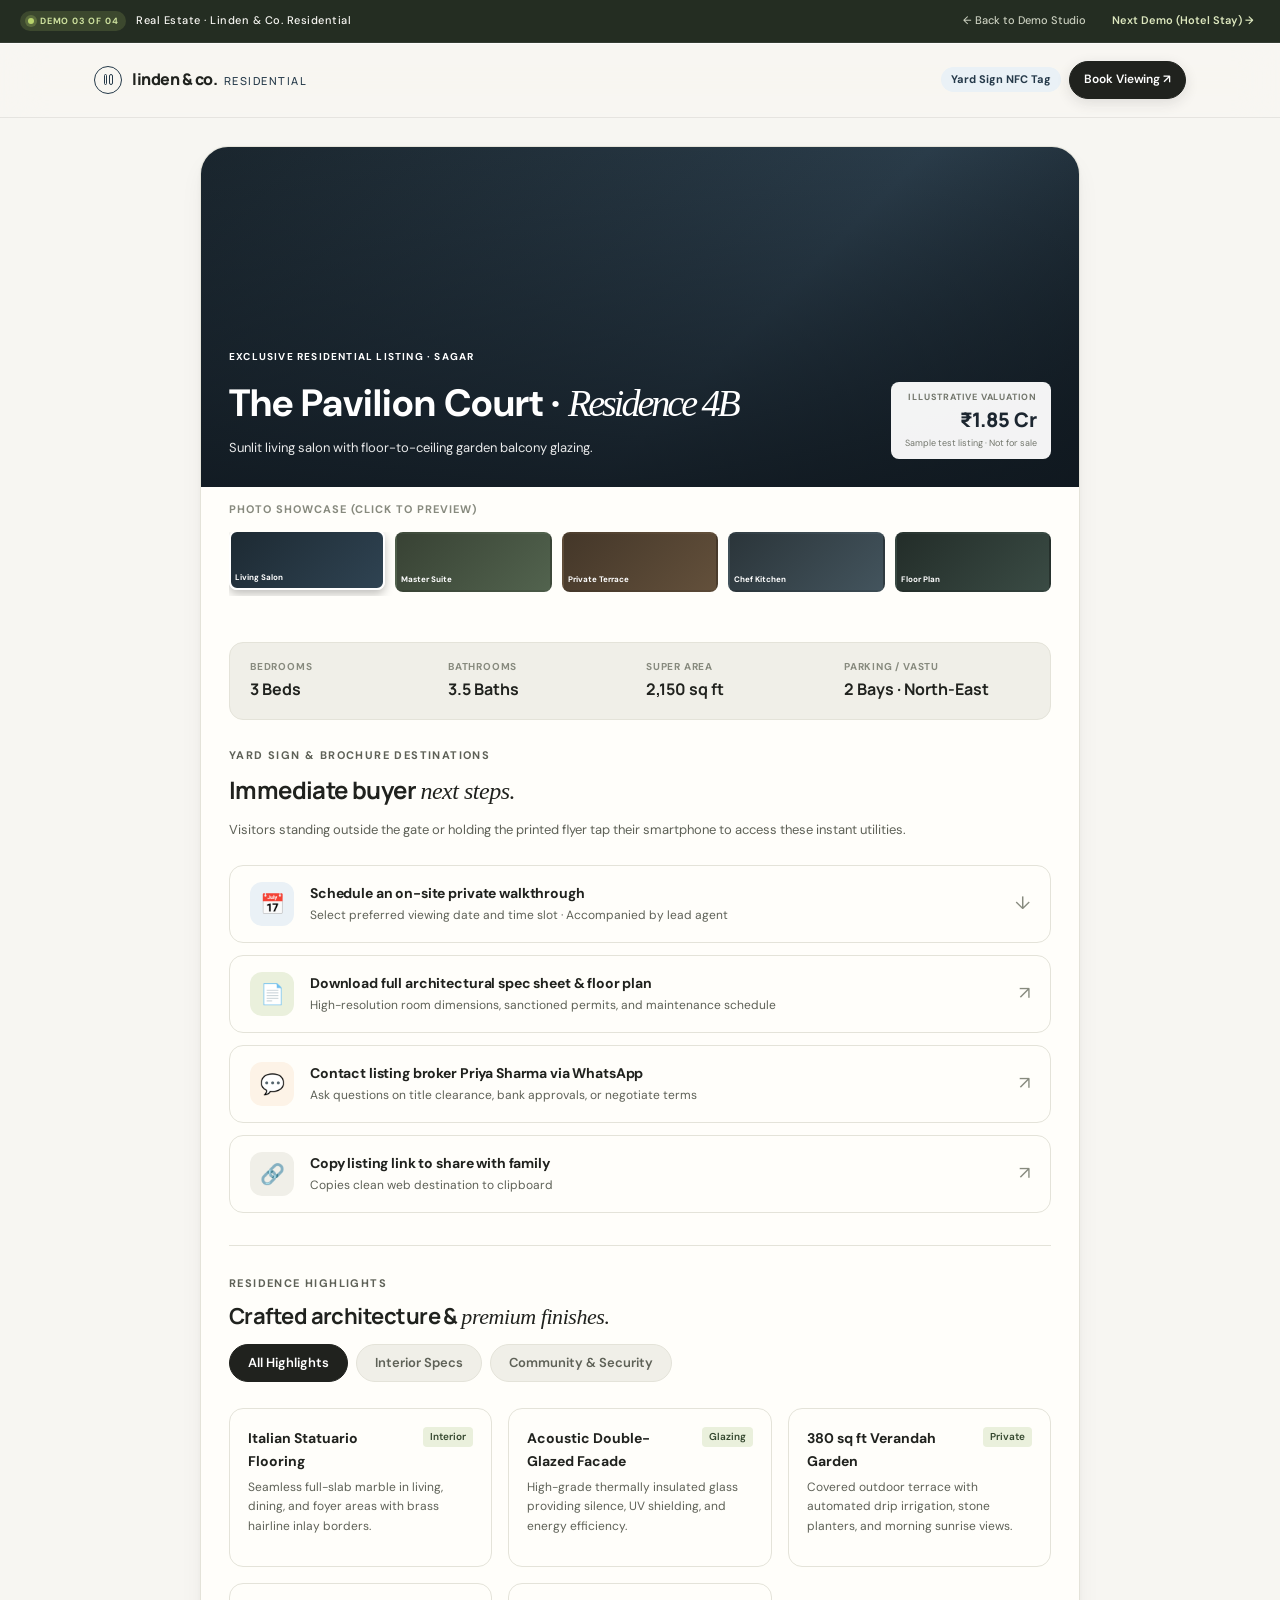
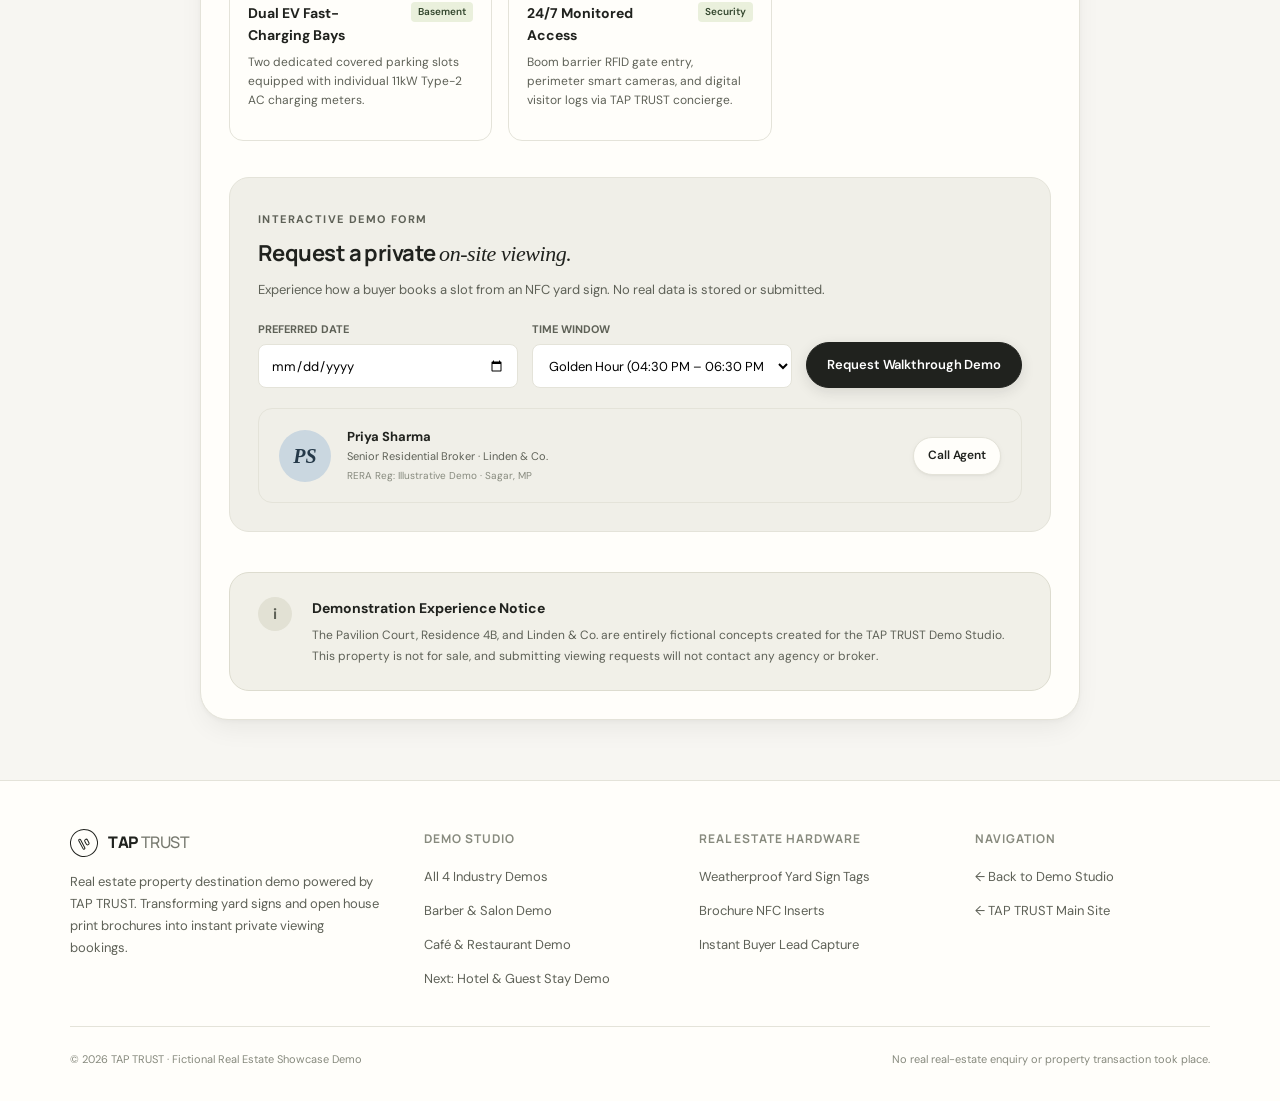
<file: demo/pages/property.html>
<!doctype html>
<html lang="en">
<head>
  <meta charset="utf-8">
  <meta name="viewport" content="width=device-width, initial-scale=1">
  <meta name="theme-color" content="#242d22">
  <meta name="description" content="The Pavilion Court · Residence 4B — Interactive real estate property brochure demo powered by TAP TRUST NFC yard signs and print tags.">
  <title>The Pavilion Court — Real Estate Demo | TAP TRUST</title>
  
  <link rel="preconnect" href="https://fonts.googleapis.com">
  <link rel="preconnect" href="https://fonts.gstatic.com" crossorigin>
  <link href="https://fonts.googleapis.com/css2?family=DM+Sans:ital,opsz,wght@0,9..40,400;0,9..40,500;0,9..40,600;0,9..40,700;1,9..40,400&family=Manrope:wght@500;600;700;800&display=swap" rel="stylesheet">
  
  <link rel="stylesheet" href="../../assets/style.css">
  <link rel="stylesheet" href="../../assets/demo-studio.css">
  <style>
    .property-palette {
      --ds-accent-current: var(--ds-realestate);
      --ds-accent-current-soft: var(--ds-realestate-soft);
    }
    .property-hero-art {
      height: 340px;
      position: relative;
      overflow: hidden;
      display: flex;
      flex-direction: column;
      justify-content: flex-end;
      padding: 28px;
      transition: background 0.4s var(--ds-ease-settle);
      background: linear-gradient(135deg, #1d2a33 0%, #2f4352 60%, #152028 100%);
      color: #ffffff;
    }
    .property-hero-art::after {
      content: '';
      position: absolute;
      inset: 0;
      background: linear-gradient(180deg, rgba(0,0,0,0.1) 0%, rgba(15, 23, 30, 0.85) 100%);
      pointer-events: none;
    }
    .ds-gallery-thumbs {
      display: flex;
      gap: 10px;
      margin-top: 14px;
      overflow-x: auto;
      padding-bottom: 4px;
    }
    .ds-gallery-thumb {
      flex: 1;
      min-width: 90px;
      height: 60px;
      border-radius: var(--ds-radius-sm);
      border: 2px solid transparent;
      cursor: pointer;
      overflow: hidden;
      position: relative;
      transition: border-color var(--ds-duration-fast), transform var(--ds-duration-fast);
      display: flex;
      align-items: flex-end;
      padding: 4px;
      color: #ffffff;
      font-size: 8px;
      font-weight: 700;
    }
    .ds-gallery-thumb.is-active {
      border-color: #ffffff;
      transform: translateY(-2px);
      box-shadow: 0 4px 10px rgba(0, 0, 0, 0.25);
    }
    .specs-strip {
      display: grid;
      grid-template-columns: repeat(4, 1fr);
      gap: 12px;
      background: var(--ds-surface-subtle);
      border: 1px solid var(--ds-line);
      border-radius: var(--ds-radius-md);
      padding: 16px 20px;
      margin-block: 22px;
    }
    .spec-item {
      display: flex;
      flex-direction: column;
    }
    .spec-item span {
      font-size: 10px;
      font-weight: 700;
      color: var(--ds-ink-tertiary);
      letter-spacing: 0.8px;
      text-transform: uppercase;
    }
    .spec-item strong {
      font-size: 16px;
      color: var(--ds-ink);
      font-family: var(--ds-font-display);
      margin-top: 2px;
    }
    .agent-card {
      display: flex;
      align-items: center;
      gap: 16px;
      padding: 18px 20px;
      background: var(--ds-surface-subtle);
      border: 1px solid var(--ds-line);
      border-radius: var(--ds-radius-md);
      margin-top: 20px;
    }
    .agent-avatar {
      width: 52px;
      height: 52px;
      border-radius: 50%;
      background: #cad7e0;
      color: #253949;
      display: grid;
      place-items: center;
      font-family: var(--ds-font-serif);
      font-style: italic;
      font-size: 20px;
      font-weight: 700;
      flex: none;
    }
    @media (max-width: 640px) {
      .specs-strip {
        grid-template-columns: 1fr 1fr;
        gap: 16px;
      }
    }
  </style>
</head>
<body class="ds-body property-palette">

  <!-- Universal Wayfinding Chrome Banner -->
  <aside class="ds-banner" aria-label="Demo status banner">
    <div class="ds-banner-content">
      <span class="ds-banner-badge"><span class="ds-live-dot" aria-hidden="true"></span> DEMO 03 OF 04</span>
      <span>Real Estate · Linden &amp; Co. Residential</span>
    </div>
    <div class="ds-banner-links">
      <a class="ds-banner-link" href="../index.html">← Back to Demo Studio</a>
      <a class="ds-banner-link ds-banner-link-accent" href="stay.html">Next Demo (Hotel Stay) →</a>
    </div>
  </aside>

  <!-- Sticky Translucent Header -->
  <header class="ds-header">
    <div class="ds-header-inner">
      <a class="ds-brand" href="../index.html" aria-label="Linden & Co. Residential">
        <span class="ds-brand-mark" style="transform: rotate(0deg); border-color: #253949;" aria-hidden="true">
          <span style="border-color: #253949; height: 11px;"></span>
          <span style="border-color: #253949; height: 11px;"></span>
        </span>
        <span>linden &amp; co. <span style="font-weight: 500; font-size: 11px; letter-spacing: 1.5px; color: #253949; margin-left: 4px;">RESIDENTIAL</span></span>
      </a>

      <div style="display: flex; align-items: center; gap: 8px;">
        <span style="font-size: 11px; font-weight: 700; color: #253949; background: #eaf1f6; padding: 4px 10px; border-radius: 99px;">
          Yard Sign NFC Tag
        </span>
        <button class="ds-btn ds-btn-primary ds-btn-sm" data-ds-action="property-viewing">
          Book Viewing ↗
        </button>
      </div>
    </div>
  </header>

  <main class="ds-demo-container">
    <div class="ds-demo-card-shell">
      <!-- Interactive Photo Gallery Showcase -->
      <div data-ds-gallery>
        <div class="property-hero-art ds-gallery-main" style="background: linear-gradient(135deg, #1d2a33 0%, #2f4352 60%, #152028 100%);">
          <div style="position: relative; z-index: 2;">
            <div style="display: flex; justify-content: space-between; align-items: flex-end; flex-wrap: wrap; gap: 10px;">
              <div>
                <span class="ds-badge" style="font-size: 10px; font-weight: 700; letter-spacing: 1.2px; text-transform: uppercase;">
                  EXCLUSIVE RESIDENTIAL LISTING · SAGAR
                </span>
                <h1 style="margin: 6px 0 4px; font-size: clamp(26px, 3.8vw, 38px);">
                  The Pavilion Court · <span class="serif">Residence 4B</span>
                </h1>
                <p class="ds-gallery-caption" style="font-size: 13px; opacity: 0.9; margin: 0;">
                  Sunlit living salon with floor-to-ceiling garden balcony glazing.
                </p>
              </div>

              <!-- Clear Illustrative Price Badge -->
              <div style="background: rgba(255, 255, 255, 0.95); color: #1c2630; padding: 8px 14px; border-radius: 8px; text-align: right;">
                <div style="font-size: 9px; font-weight: 700; letter-spacing: 0.8px; color: #72766c;">ILLUSTRATIVE VALUATION</div>
                <div style="font-family: var(--ds-font-display); font-size: 20px; font-weight: 800;">₹1.85 Cr</div>
                <div style="font-size: 9px; color: #72766c;">Sample test listing · Not for sale</div>
              </div>
            </div>
          </div>
        </div>

        <!-- Thumbnail Selector Bar -->
        <div style="padding: 14px 28px 0;">
          <div style="font-size: 11px; font-weight: 700; letter-spacing: 1px; color: var(--ds-ink-tertiary); margin-bottom: 6px;">
            PHOTO SHOWCASE (CLICK TO PREVIEW)
          </div>
          <div class="ds-gallery-thumbs">
            <button class="ds-gallery-thumb is-active" data-title="Sunlit living salon with floor-to-ceiling garden balcony glazing" data-bg="linear-gradient(135deg, #1d2a33 0%, #2f4352 60%, #152028 100%)" style="background: linear-gradient(135deg, #1d2a33, #2f4352);" aria-label="Living Salon photo">
              Living Salon
            </button>
            <button class="ds-gallery-thumb" data-title="Master bedroom suite with morning eastern light and walk-in dressing alcove" data-bg="linear-gradient(135deg, #384234 0%, #52634e 60%, #252e22 100%)" style="background: linear-gradient(135deg, #384234, #52634e);" aria-label="Master Suite photo">
              Master Suite
            </button>
            <button class="ds-gallery-thumb" data-title="Private 380 sq ft garden terrace with open panoramic green views" data-bg="linear-gradient(135deg, #443729 0%, #63503b 60%, #2a2218 100%)" style="background: linear-gradient(135deg, #443729, #63503b);" aria-label="Terrace photo">
              Private Terrace
            </button>
            <button class="ds-gallery-thumb" data-title="Minimalist quartz chef's kitchen with modular built-in pantry" data-bg="linear-gradient(135deg, #2b353a 0%, #43545d 60%, #1e262b 100%)" style="background: linear-gradient(135deg, #2b353a, #43545d);" aria-label="Kitchen photo">
              Chef Kitchen
            </button>
            <button class="ds-gallery-thumb" data-title="Detailed 2,150 sq ft architectural layout and room dimensions" data-bg="linear-gradient(135deg, #232d29 0%, #3a4b44 60%, #171f1b 100%)" style="background: linear-gradient(135deg, #232d29, #3a4b44);" aria-label="Floor Plan photo">
              Floor Plan
            </button>
          </div>
        </div>
      </div>

      <div style="padding: 24px 28px 28px;">
        <!-- Property Key Specifications Strip -->
        <div class="specs-strip">
          <div class="spec-item">
            <span>BEDROOMS</span>
            <strong>3 Beds</strong>
          </div>
          <div class="spec-item">
            <span>BATHROOMS</span>
            <strong>3.5 Baths</strong>
          </div>
          <div class="spec-item">
            <span>SUPER AREA</span>
            <strong>2,150 sq ft</strong>
          </div>
          <div class="spec-item">
            <span>PARKING / VASTU</span>
            <strong>2 Bays · North-East</strong>
          </div>
        </div>

        <!-- Fast Listing Actions (Yard Sign / Brochure Tap Destinations) -->
        <div style="margin-bottom: 32px;">
          <div class="ds-eyebrow">YARD SIGN &amp; BROCHURE DESTINATIONS</div>
          <h2 class="ds-heading-section" style="font-size: 24px;">
            Immediate buyer <span class="serif">next steps.</span>
          </h2>
          <p style="font-size: 13px; color: var(--ds-ink-secondary); margin-bottom: 18px;">
            Visitors standing outside the gate or holding the printed flyer tap their smartphone to access these instant utilities.
          </p>

          <div class="ds-action-grid">
            <!-- Action 1: Private Viewing Form Jump -->
            <a class="ds-action-item" href="#schedule-viewing">
              <div class="ds-action-icon" style="background: #eaf1f6; color: #253949;">📅</div>
              <div class="ds-action-text">
                <strong>Schedule an on-site private walkthrough</strong>
                <small>Select preferred viewing date and time slot · Accompanied by lead agent</small>
              </div>
              <div class="ds-action-chevron">↓</div>
            </a>

            <!-- Action 2: Digital Brochure Spec Sheet -->
            <button class="ds-action-item" data-ds-action="property-brochure">
              <div class="ds-action-icon" style="background: #eaf0dc; color: #33462d;">📄</div>
              <div class="ds-action-text">
                <strong>Download full architectural spec sheet &amp; floor plan</strong>
                <small>High-resolution room dimensions, sanctioned permits, and maintenance schedule</small>
              </div>
              <div class="ds-action-chevron">↗</div>
            </button>

            <!-- Action 3: Message Agent -->
            <button class="ds-action-item" data-ds-action="property-agent">
              <div class="ds-action-icon" style="background: #fdf3e7; color: #b4752c;">💬</div>
              <div class="ds-action-text">
                <strong>Contact listing broker Priya Sharma via WhatsApp</strong>
                <small>Ask questions on title clearance, bank approvals, or negotiate terms</small>
              </div>
              <div class="ds-action-chevron">↗</div>
            </button>

            <!-- Action 4: Share Property Link -->
            <button class="ds-action-item" data-ds-action="property-share">
              <div class="ds-action-icon" style="background: #f0efe8; color: #20221e;">🔗</div>
              <div class="ds-action-text">
                <strong>Copy listing link to share with family</strong>
                <small>Copies clean web destination to clipboard</small>
              </div>
              <div class="ds-action-chevron">↗</div>
            </button>
          </div>
        </div>

        <!-- Property Features & Amenities Tabs -->
        <div style="margin-bottom: 36px; padding-top: 24px; border-top: 1px solid var(--ds-line);">
          <div class="ds-eyebrow">RESIDENCE HIGHLIGHTS</div>
          <h2 class="ds-heading-section" style="font-size: 22px;">
            Crafted architecture &amp; <span class="serif">premium finishes.</span>
          </h2>

          <div class="ds-tab-nav" role="tablist" data-ds-tabs="property-specs">
            <button class="ds-tab-btn is-active" role="tab" aria-selected="true" data-ds-tab="all">
              All Highlights
            </button>
            <button class="ds-tab-btn" role="tab" aria-selected="false" data-ds-tab="interior">
              Interior Specs
            </button>
            <button class="ds-tab-btn" role="tab" aria-selected="false" data-ds-tab="society">
              Community &amp; Security
            </button>
          </div>

          <div class="ds-item-grid">
            <div class="ds-item-card" data-ds-panel-group="property-specs" data-ds-panel="interior">
              <div class="ds-item-head">
                <h3 class="ds-item-name">Italian Statuario Flooring</h3>
                <span class="ds-tag ds-tag-accent">Interior</span>
              </div>
              <p class="ds-item-desc">
                Seamless full-slab marble in living, dining, and foyer areas with brass hairline inlay borders.
              </p>
            </div>

            <div class="ds-item-card" data-ds-panel-group="property-specs" data-ds-panel="interior">
              <div class="ds-item-head">
                <h3 class="ds-item-name">Acoustic Double-Glazed Facade</h3>
                <span class="ds-tag ds-tag-accent">Glazing</span>
              </div>
              <p class="ds-item-desc">
                High-grade thermally insulated glass providing silence, UV shielding, and energy efficiency.
              </p>
            </div>

            <div class="ds-item-card" data-ds-panel-group="property-specs" data-ds-panel="interior">
              <div class="ds-item-head">
                <h3 class="ds-item-name">380 sq ft Verandah Garden</h3>
                <span class="ds-tag ds-tag-accent">Private</span>
              </div>
              <p class="ds-item-desc">
                Covered outdoor terrace with automated drip irrigation, stone planters, and morning sunrise views.
              </p>
            </div>

            <div class="ds-item-card" data-ds-panel-group="property-specs" data-ds-panel="society">
              <div class="ds-item-head">
                <h3 class="ds-item-name">Dual EV Fast-Charging Bays</h3>
                <span class="ds-tag ds-tag-accent">Basement</span>
              </div>
              <p class="ds-item-desc">
                Two dedicated covered parking slots equipped with individual 11kW Type-2 AC charging meters.
              </p>
            </div>

            <div class="ds-item-card" data-ds-panel-group="property-specs" data-ds-panel="society">
              <div class="ds-item-head">
                <h3 class="ds-item-name">24/7 Monitored Access</h3>
                <span class="ds-tag ds-tag-accent">Security</span>
              </div>
              <p class="ds-item-desc">
                Boom barrier RFID gate entry, perimeter smart cameras, and digital visitor logs via TAP TRUST concierge.
              </p>
            </div>
          </div>
        </div>

        <!-- Sample Viewing Request Interactive Simulation Form -->
        <div id="schedule-viewing" style="margin-bottom: 36px; padding: 28px; background: var(--ds-surface-subtle); border-radius: var(--ds-radius-lg); border: 1px solid var(--ds-line);">
          <div class="ds-eyebrow">INTERACTIVE DEMO FORM</div>
          <h2 class="ds-heading-section" style="font-size: 22px;">
            Request a private <span class="serif">on-site viewing.</span>
          </h2>
          <p style="font-size: 13px; color: var(--ds-ink-secondary); margin-bottom: 20px;">
            Experience how a buyer books a slot from an NFC yard sign. No real data is stored or submitted.
          </p>

          <form id="viewing-demo-form" style="display: grid; grid-template-columns: 1fr 1fr auto; gap: 14px; align-items: flex-end;">
            <div>
              <label for="viewing-date" style="display: block; font-size: 11px; font-weight: 700; color: var(--ds-ink-secondary); margin-bottom: 6px;">
                PREFERRED DATE
              </label>
              <input type="date" id="viewing-date" required style="width: 100%; height: 44px; padding: 0 12px; border: 1px solid var(--ds-line); border-radius: var(--ds-radius-sm); font-family: inherit; font-size: 13px; background: #ffffff;">
            </div>

            <div>
              <label for="viewing-slot" style="display: block; font-size: 11px; font-weight: 700; color: var(--ds-ink-secondary); margin-bottom: 6px;">
                TIME WINDOW
              </label>
              <select id="viewing-slot" style="width: 100%; height: 44px; padding: 0 12px; border: 1px solid var(--ds-line); border-radius: var(--ds-radius-sm); font-family: inherit; font-size: 13px; background: #ffffff;">
                <option value="Morning (10:00 AM – 12:00 PM)">Morning (10:00 AM – 12:00 PM)</option>
                <option value="Afternoon (02:00 PM – 04:00 PM)">Afternoon (02:00 PM – 04:00 PM)</option>
                <option value="Golden Hour (04:30 PM – 06:30 PM)" selected>Golden Hour (04:30 PM – 06:30 PM)</option>
              </select>
            </div>

            <button type="submit" class="ds-btn ds-btn-primary" style="height: 44px;">
              Request Walkthrough Demo
            </button>
          </form>

          <!-- Listing Agent Card -->
          <div class="agent-card">
            <div class="agent-avatar">PS</div>
            <div>
              <div style="font-size: 13px; font-weight: 700; color: var(--ds-ink);">Priya Sharma</div>
              <div style="font-size: 11px; color: var(--ds-ink-secondary);">Senior Residential Broker · Linden &amp; Co.</div>
              <div style="font-size: 10px; color: var(--ds-ink-tertiary); margin-top: 2px;">RERA Reg: Illustrative Demo · Sagar, MP</div>
            </div>
            <button class="ds-btn ds-btn-secondary ds-btn-sm" style="margin-left: auto;" data-ds-action="property-agent">
              Call Agent
            </button>
          </div>
        </div>

        <!-- Disclosure Disclaimer Banner -->
        <div class="ds-disclosure-box" style="margin-bottom: 0;">
          <div class="ds-disclosure-icon" aria-hidden="true">i</div>
          <div class="ds-disclosure-copy">
            <h3>Demonstration Experience Notice</h3>
            <p>
              The Pavilion Court, Residence 4B, and Linden &amp; Co. are entirely fictional concepts created for the TAP TRUST Demo Studio. This property is not for sale, and submitting viewing requests will not contact any agency or broker.
            </p>
          </div>
        </div>
      </div>
    </div>
  </main>

  <!-- Universal Demo Footer -->
  <footer class="ds-footer">
    <div class="ds-footer-inner">
      <div class="ds-footer-brand-col">
        <a class="ds-brand" href="../index.html">
          <span class="ds-brand-mark" aria-hidden="true"><span></span><span></span></span>
          <span>TAP<span style="font-weight: 500; color: #77796f; margin-left: 3px;">TRUST</span></span>
        </a>
        <p>
          Real estate property destination demo powered by TAP TRUST. Transforming yard signs and open house print brochures into instant private viewing bookings.
        </p>
      </div>

      <div class="ds-footer-col">
        <h4>Demo Studio</h4>
        <ul>
          <li><a href="../index.html">All 4 Industry Demos</a></li>
          <li><a href="salon.html">Barber &amp; Salon Demo</a></li>
          <li><a href="cafe.html">Café &amp; Restaurant Demo</a></li>
          <li><a href="stay.html">Next: Hotel &amp; Guest Stay Demo</a></li>
        </ul>
      </div>

      <div class="ds-footer-col">
        <h4>Real Estate Hardware</h4>
        <ul>
          <li><a href="../../index.html#solutions">Weatherproof Yard Sign Tags</a></li>
          <li><a href="../../index.html#pricing">Brochure NFC Inserts</a></li>
          <li><a href="../../index.html#how">Instant Buyer Lead Capture</a></li>
        </ul>
      </div>

      <div class="ds-footer-col">
        <h4>Navigation</h4>
        <ul>
          <li><a href="../index.html">← Back to Demo Studio</a></li>
          <li><a href="../../index.html">← TAP TRUST Main Site</a></li>
        </ul>
      </div>
    </div>

    <div class="ds-footer-bottom">
      <span>© 2026 TAP TRUST · Fictional Real Estate Showcase Demo</span>
      <span>No real real-estate enquiry or property transaction took place.</span>
    </div>
  </footer>

  <script src="../../assets/demo-studio.js"></script>
</body>
</html>
</file>
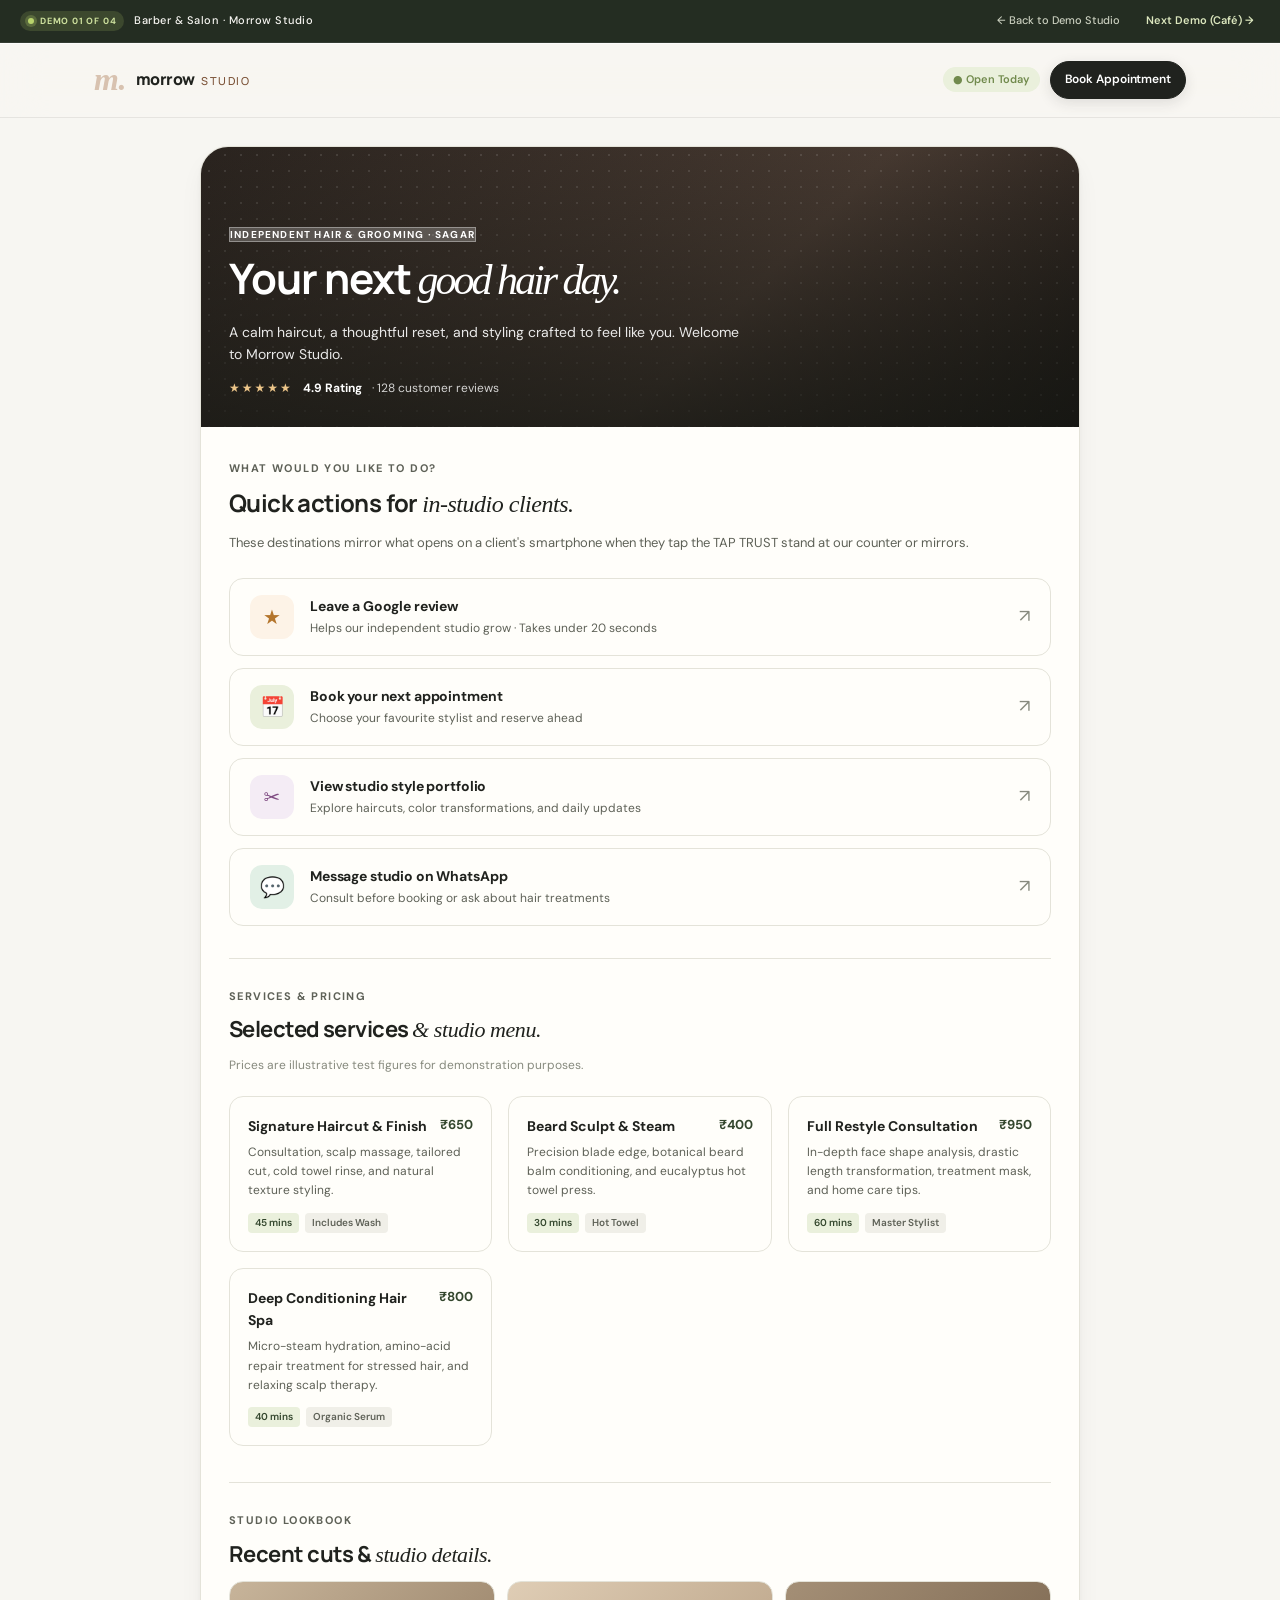
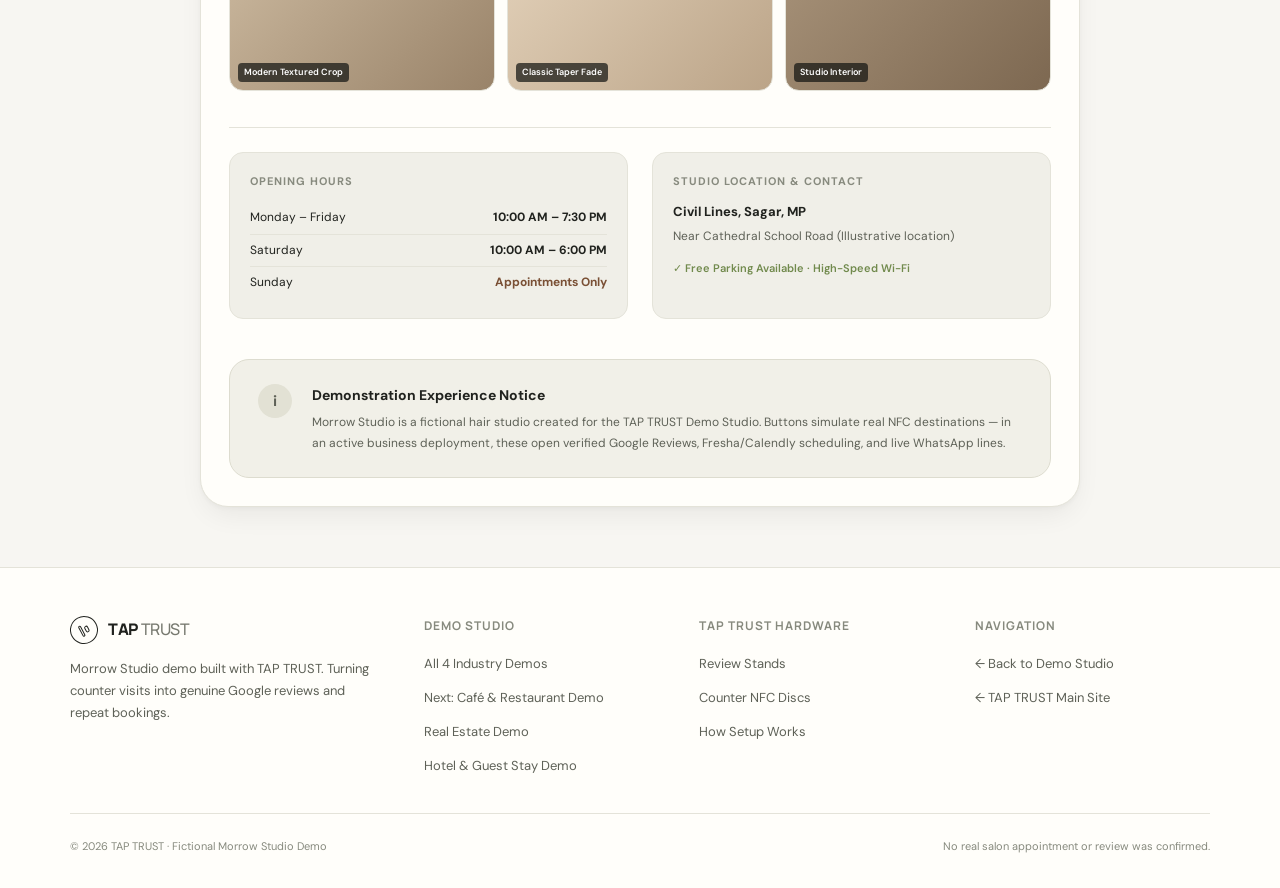
<file: demo/pages/salon.html>
<!doctype html>
<html lang="en">
<head>
  <meta charset="utf-8">
  <meta name="viewport" content="width=device-width, initial-scale=1">
  <meta name="theme-color" content="#242d22">
  <meta name="description" content="Morrow Studio — An illustrative Barber & Salon mobile customer destination powered by TAP TRUST NFC and QR code stands.">
  <title>Morrow Studio — Barber &amp; Salon Demo | TAP TRUST</title>
  
  <link rel="preconnect" href="https://fonts.googleapis.com">
  <link rel="preconnect" href="https://fonts.gstatic.com" crossorigin>
  <link href="https://fonts.googleapis.com/css2?family=DM+Sans:ital,opsz,wght@0,9..40,400;0,9..40,500;0,9..40,600;0,9..40,700;1,9..40,400&family=Manrope:wght@500;600;700;800&display=swap" rel="stylesheet">
  
  <link rel="stylesheet" href="../../assets/style.css">
  <link rel="stylesheet" href="../../assets/demo-studio.css">
  <style>
    /* Salon specific editorial nuances */
    .salon-palette {
      --ds-accent-current: var(--ds-salon);
      --ds-accent-current-soft: var(--ds-salon-soft);
    }
    .salon-art-banner {
      background: linear-gradient(135deg, #2c2520 0%, #4a3c33 60%, #1d1915 100%);
      color: #f7eee7;
      position: relative;
    }
    .salon-art-pattern {
      position: absolute;
      inset: 0;
      opacity: 0.12;
      background-image: radial-gradient(#ffffff 1px, transparent 1px);
      background-size: 16px 16px;
    }
    .salon-monogram {
      font-family: var(--ds-font-serif);
      font-style: italic;
      font-size: 32px;
      color: #d8c2b0;
    }
    .gallery-grid {
      display: grid;
      grid-template-columns: repeat(3, 1fr);
      gap: 12px;
      margin-top: 14px;
    }
    .gallery-tile {
      height: 110px;
      border-radius: var(--ds-radius-md);
      background-size: cover;
      background-position: center;
      position: relative;
      overflow: hidden;
      border: 1px solid var(--ds-line);
      display: flex;
      align-items: flex-end;
      padding: 8px;
    }
    .gallery-tile-label {
      background: rgba(20, 22, 18, 0.72);
      backdrop-filter: blur(4px);
      color: #ffffff;
      font-size: 9px;
      font-weight: 600;
      padding: 2px 6px;
      border-radius: 4px;
    }
    @media (max-width: 640px) {
      .gallery-grid {
        grid-template-columns: 1fr 1fr;
      }
    }
  </style>
</head>
<body class="ds-body salon-palette">

  <!-- Universal Wayfinding Chrome Banner -->
  <aside class="ds-banner" aria-label="Demo status banner">
    <div class="ds-banner-content">
      <span class="ds-banner-badge"><span class="ds-live-dot" aria-hidden="true"></span> DEMO 01 OF 04</span>
      <span>Barber &amp; Salon · Morrow Studio</span>
    </div>
    <div class="ds-banner-links">
      <a class="ds-banner-link" href="../index.html">← Back to Demo Studio</a>
      <a class="ds-banner-link ds-banner-link-accent" href="cafe.html">Next Demo (Café) →</a>
    </div>
  </aside>

  <!-- Sticky Translucent Header -->
  <header class="ds-header">
    <div class="ds-header-inner">
      <a class="ds-brand" href="../index.html" aria-label="Morrow Studio">
        <span class="salon-monogram" aria-hidden="true">m.</span>
        <span>morrow <span style="font-weight: 500; font-size: 11px; letter-spacing: 1.5px; color: #7a5035; margin-left: 4px;">STUDIO</span></span>
      </a>

      <div style="display: flex; align-items: center; gap: 10px;">
        <span style="font-size: 11px; font-weight: 600; color: #718a4d; background: #eaf0dc; padding: 4px 10px; border-radius: 99px;">
          ● Open Today
        </span>
        <button class="ds-btn ds-btn-primary ds-btn-sm" data-ds-action="salon-booking">
          Book Appointment
        </button>
      </div>
    </div>
  </header>

  <main class="ds-demo-container">
    <div class="ds-demo-card-shell">
      <!-- Editorial Hero Header -->
      <div class="ds-demo-hero-art salon-art-banner">
        <div class="salon-art-pattern"></div>
        <div class="ds-demo-hero-content">
          <span class="ds-badge" style="font-size: 10px; font-weight: 700; letter-spacing: 1.2px; text-transform: uppercase;">
            INDEPENDENT HAIR &amp; GROOMING · SAGAR
          </span>
          <h1>Your next <span class="serif">good hair day.</span></h1>
          <p>
            A calm haircut, a thoughtful reset, and styling crafted to feel like you. Welcome to Morrow Studio.
          </p>
          <div style="display: flex; align-items: center; gap: 10px; margin-top: 14px; font-size: 12px;">
            <span style="color: #ecc589; letter-spacing: 2px;">★★★★★</span>
            <strong>4.9 Rating</strong>
            <span style="opacity: 0.8;">· 128 customer reviews</span>
          </div>
        </div>
      </div>

      <div style="padding: 28px;">
        <!-- Core Fast Actions (Physical NFC Stand Counter Destinations) -->
        <div style="margin-bottom: 32px;">
          <div class="ds-eyebrow">WHAT WOULD YOU LIKE TO DO?</div>
          <h2 class="ds-heading-section" style="font-size: 24px;">
            Quick actions for <span class="serif">in-studio clients.</span>
          </h2>
          <p style="font-size: 13px; color: var(--ds-ink-secondary); margin-bottom: 18px;">
            These destinations mirror what opens on a client's smartphone when they tap the TAP TRUST stand at our counter or mirrors.
          </p>

          <div class="ds-action-grid">
            <!-- Action 1: Google Review -->
            <button class="ds-action-item" data-ds-action="salon-review">
              <div class="ds-action-icon" style="background: #fdf3e7; color: #b4752c;">★</div>
              <div class="ds-action-text">
                <strong>Leave a Google review</strong>
                <small>Helps our independent studio grow · Takes under 20 seconds</small>
              </div>
              <div class="ds-action-chevron">↗</div>
            </button>

            <!-- Action 2: Book Appointment -->
            <button class="ds-action-item" data-ds-action="salon-booking">
              <div class="ds-action-icon" style="background: #eaf0dc; color: #33462d;">📅</div>
              <div class="ds-action-text">
                <strong>Book your next appointment</strong>
                <small>Choose your favourite stylist and reserve ahead</small>
              </div>
              <div class="ds-action-chevron">↗</div>
            </button>

            <!-- Action 3: Instagram Lookbook -->
            <button class="ds-action-item" data-ds-action="salon-portfolio">
              <div class="ds-action-icon" style="background: #f4ecf5; color: #7f4b82;">✂</div>
              <div class="ds-action-text">
                <strong>View studio style portfolio</strong>
                <small>Explore haircuts, color transformations, and daily updates</small>
              </div>
              <div class="ds-action-chevron">↗</div>
            </button>

            <!-- Action 4: Stylist WhatsApp -->
            <button class="ds-action-item" data-ds-action="salon-whatsapp">
              <div class="ds-action-icon" style="background: #e2f0e6; color: #2e663a;">💬</div>
              <div class="ds-action-text">
                <strong>Message studio on WhatsApp</strong>
                <small>Consult before booking or ask about hair treatments</small>
              </div>
              <div class="ds-action-chevron">↗</div>
            </button>
          </div>
        </div>

        <!-- Sample Services & Illustrative Pricing -->
        <div style="margin-bottom: 36px; padding-top: 24px; border-top: 1px solid var(--ds-line);">
          <div class="ds-eyebrow">SERVICES &amp; PRICING</div>
          <h2 class="ds-heading-section" style="font-size: 22px;">
            Selected services <span class="serif">&amp; studio menu.</span>
          </h2>
          <p style="font-size: 12px; color: var(--ds-ink-tertiary); margin-bottom: 16px;">
            Prices are illustrative test figures for demonstration purposes.
          </p>

          <div class="ds-item-grid">
            <div class="ds-item-card">
              <div class="ds-item-head">
                <h3 class="ds-item-name">Signature Haircut &amp; Finish</h3>
                <span class="ds-item-price">₹650</span>
              </div>
              <p class="ds-item-desc">
                Consultation, scalp massage, tailored cut, cold towel rinse, and natural texture styling.
              </p>
              <div class="ds-item-tags">
                <span class="ds-tag ds-tag-accent">45 mins</span>
                <span class="ds-tag">Includes Wash</span>
              </div>
            </div>

            <div class="ds-item-card">
              <div class="ds-item-head">
                <h3 class="ds-item-name">Beard Sculpt &amp; Steam</h3>
                <span class="ds-item-price">₹400</span>
              </div>
              <p class="ds-item-desc">
                Precision blade edge, botanical beard balm conditioning, and eucalyptus hot towel press.
              </p>
              <div class="ds-item-tags">
                <span class="ds-tag ds-tag-accent">30 mins</span>
                <span class="ds-tag">Hot Towel</span>
              </div>
            </div>

            <div class="ds-item-card">
              <div class="ds-item-head">
                <h3 class="ds-item-name">Full Restyle Consultation</h3>
                <span class="ds-item-price">₹950</span>
              </div>
              <p class="ds-item-desc">
                In-depth face shape analysis, drastic length transformation, treatment mask, and home care tips.
              </p>
              <div class="ds-item-tags">
                <span class="ds-tag ds-tag-accent">60 mins</span>
                <span class="ds-tag">Master Stylist</span>
              </div>
            </div>

            <div class="ds-item-card">
              <div class="ds-item-head">
                <h3 class="ds-item-name">Deep Conditioning Hair Spa</h3>
                <span class="ds-item-price">₹800</span>
              </div>
              <p class="ds-item-desc">
                Micro-steam hydration, amino-acid repair treatment for stressed hair, and relaxing scalp therapy.
              </p>
              <div class="ds-item-tags">
                <span class="ds-tag ds-tag-accent">40 mins</span>
                <span class="ds-tag">Organic Serum</span>
              </div>
            </div>
          </div>
        </div>

        <!-- Studio Lookbook / Work Showcase -->
        <div style="margin-bottom: 36px; padding-top: 24px; border-top: 1px solid var(--ds-line);">
          <div class="ds-eyebrow">STUDIO LOOKBOOK</div>
          <h2 class="ds-heading-section" style="font-size: 22px;">
            Recent cuts &amp; <span class="serif">studio details.</span>
          </h2>

          <div class="gallery-grid">
            <div class="gallery-tile" style="background: linear-gradient(135deg, #c7b49a, #998369);">
              <span class="gallery-tile-label">Modern Textured Crop</span>
            </div>
            <div class="gallery-tile" style="background: linear-gradient(135deg, #dfcdb5, #bba488);">
              <span class="gallery-tile-label">Classic Taper Fade</span>
            </div>
            <div class="gallery-tile" style="background: linear-gradient(135deg, #a48f76, #7d6851);">
              <span class="gallery-tile-label">Studio Interior</span>
            </div>
          </div>
        </div>

        <!-- Hours & Fictional Location Information -->
        <div style="padding-top: 24px; border-top: 1px solid var(--ds-line); display: grid; grid-template-columns: 1fr 1fr; gap: 24px;">
          <div style="background: var(--ds-surface-subtle); padding: 20px; border-radius: var(--ds-radius-md); border: 1px solid var(--ds-line);">
            <div style="font-size: 11px; font-weight: 700; letter-spacing: 1px; color: var(--ds-ink-tertiary); margin-bottom: 12px;">
              OPENING HOURS
            </div>
            <div style="display: flex; justify-content: space-between; font-size: 12px; padding: 6px 0; border-bottom: 1px solid var(--ds-line);">
              <span>Monday – Friday</span>
              <strong>10:00 AM – 7:30 PM</strong>
            </div>
            <div style="display: flex; justify-content: space-between; font-size: 12px; padding: 6px 0; border-bottom: 1px solid var(--ds-line);">
              <span>Saturday</span>
              <strong>10:00 AM – 6:00 PM</strong>
            </div>
            <div style="display: flex; justify-content: space-between; font-size: 12px; padding: 6px 0;">
              <span>Sunday</span>
              <strong style="color: #7a5035;">Appointments Only</strong>
            </div>
          </div>

          <div style="background: var(--ds-surface-subtle); padding: 20px; border-radius: var(--ds-radius-md); border: 1px solid var(--ds-line);">
            <div style="font-size: 11px; font-weight: 700; letter-spacing: 1px; color: var(--ds-ink-tertiary); margin-bottom: 12px;">
              STUDIO LOCATION &amp; CONTACT
            </div>
            <div style="font-size: 13px; font-weight: 700; color: var(--ds-ink);">
              Civil Lines, Sagar, MP
            </div>
            <div style="font-size: 12px; color: var(--ds-ink-secondary); margin-top: 4px;">
              Near Cathedral School Road (Illustrative location)
            </div>
            <div style="margin-top: 14px; font-size: 11px; color: var(--ds-moss-accent); font-weight: 600;">
              ✓ Free Parking Available · High-Speed Wi-Fi
            </div>
          </div>
        </div>

        <!-- Disclosure Disclaimer Banner -->
        <div class="ds-disclosure-box" style="margin-bottom: 0;">
          <div class="ds-disclosure-icon" aria-hidden="true">i</div>
          <div class="ds-disclosure-copy">
            <h3>Demonstration Experience Notice</h3>
            <p>
              Morrow Studio is a fictional hair studio created for the TAP TRUST Demo Studio. Buttons simulate real NFC destinations — in an active business deployment, these open verified Google Reviews, Fresha/Calendly scheduling, and live WhatsApp lines.
            </p>
          </div>
        </div>
      </div>
    </div>
  </main>

  <!-- Universal Demo Footer -->
  <footer class="ds-footer">
    <div class="ds-footer-inner">
      <div class="ds-footer-brand-col">
        <a class="ds-brand" href="../index.html">
          <span class="ds-brand-mark" aria-hidden="true"><span></span><span></span></span>
          <span>TAP<span style="font-weight: 500; color: #77796f; margin-left: 3px;">TRUST</span></span>
        </a>
        <p>
          Morrow Studio demo built with TAP TRUST. Turning counter visits into genuine Google reviews and repeat bookings.
        </p>
      </div>

      <div class="ds-footer-col">
        <h4>Demo Studio</h4>
        <ul>
          <li><a href="../index.html">All 4 Industry Demos</a></li>
          <li><a href="cafe.html">Next: Café &amp; Restaurant Demo</a></li>
          <li><a href="property.html">Real Estate Demo</a></li>
          <li><a href="stay.html">Hotel &amp; Guest Stay Demo</a></li>
        </ul>
      </div>

      <div class="ds-footer-col">
        <h4>TAP TRUST Hardware</h4>
        <ul>
          <li><a href="../../index.html#pricing">Review Stands</a></li>
          <li><a href="../../index.html#solutions">Counter NFC Discs</a></li>
          <li><a href="../../index.html#how">How Setup Works</a></li>
        </ul>
      </div>

      <div class="ds-footer-col">
        <h4>Navigation</h4>
        <ul>
          <li><a href="../index.html">← Back to Demo Studio</a></li>
          <li><a href="../../index.html">← TAP TRUST Main Site</a></li>
        </ul>
      </div>
    </div>

    <div class="ds-footer-bottom">
      <span>© 2026 TAP TRUST · Fictional Morrow Studio Demo</span>
      <span>No real salon appointment or review was confirmed.</span>
    </div>
  </footer>

  <script src="../../assets/demo-studio.js"></script>
</body>
</html>
</file>
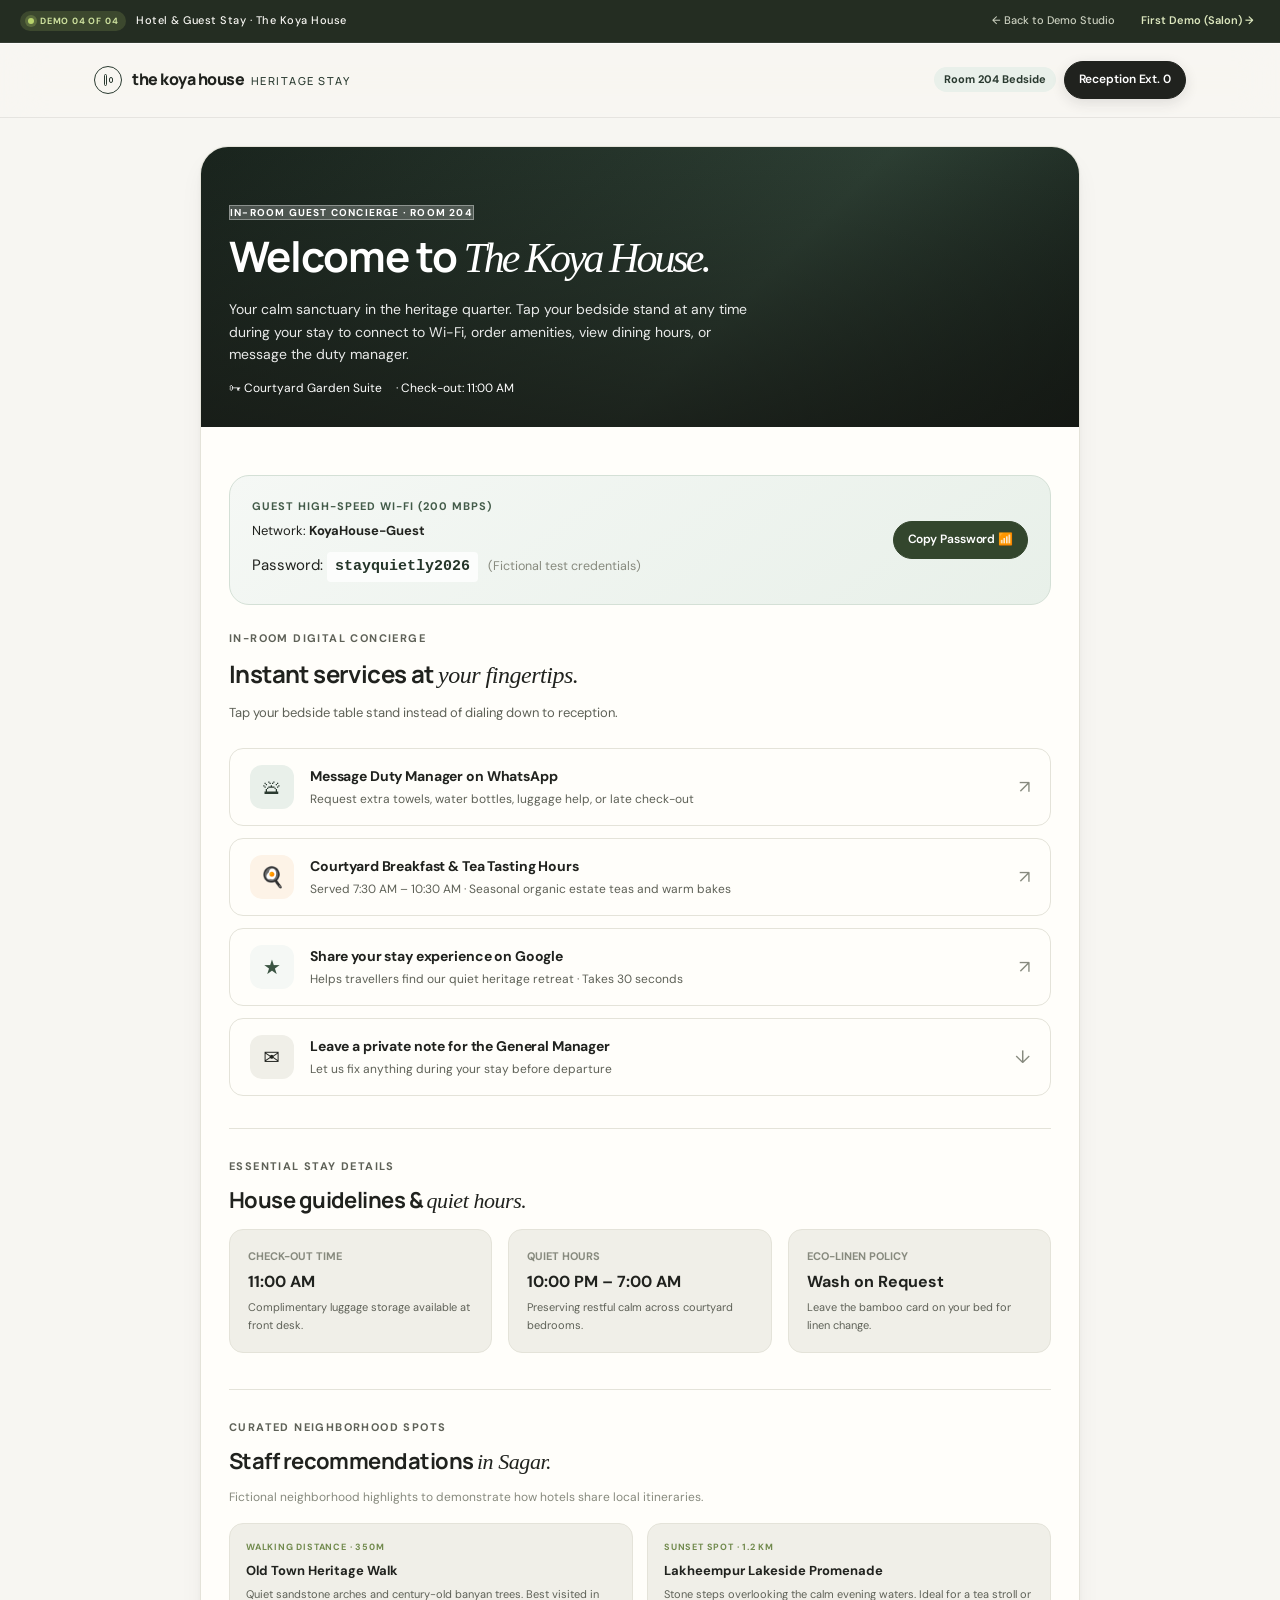
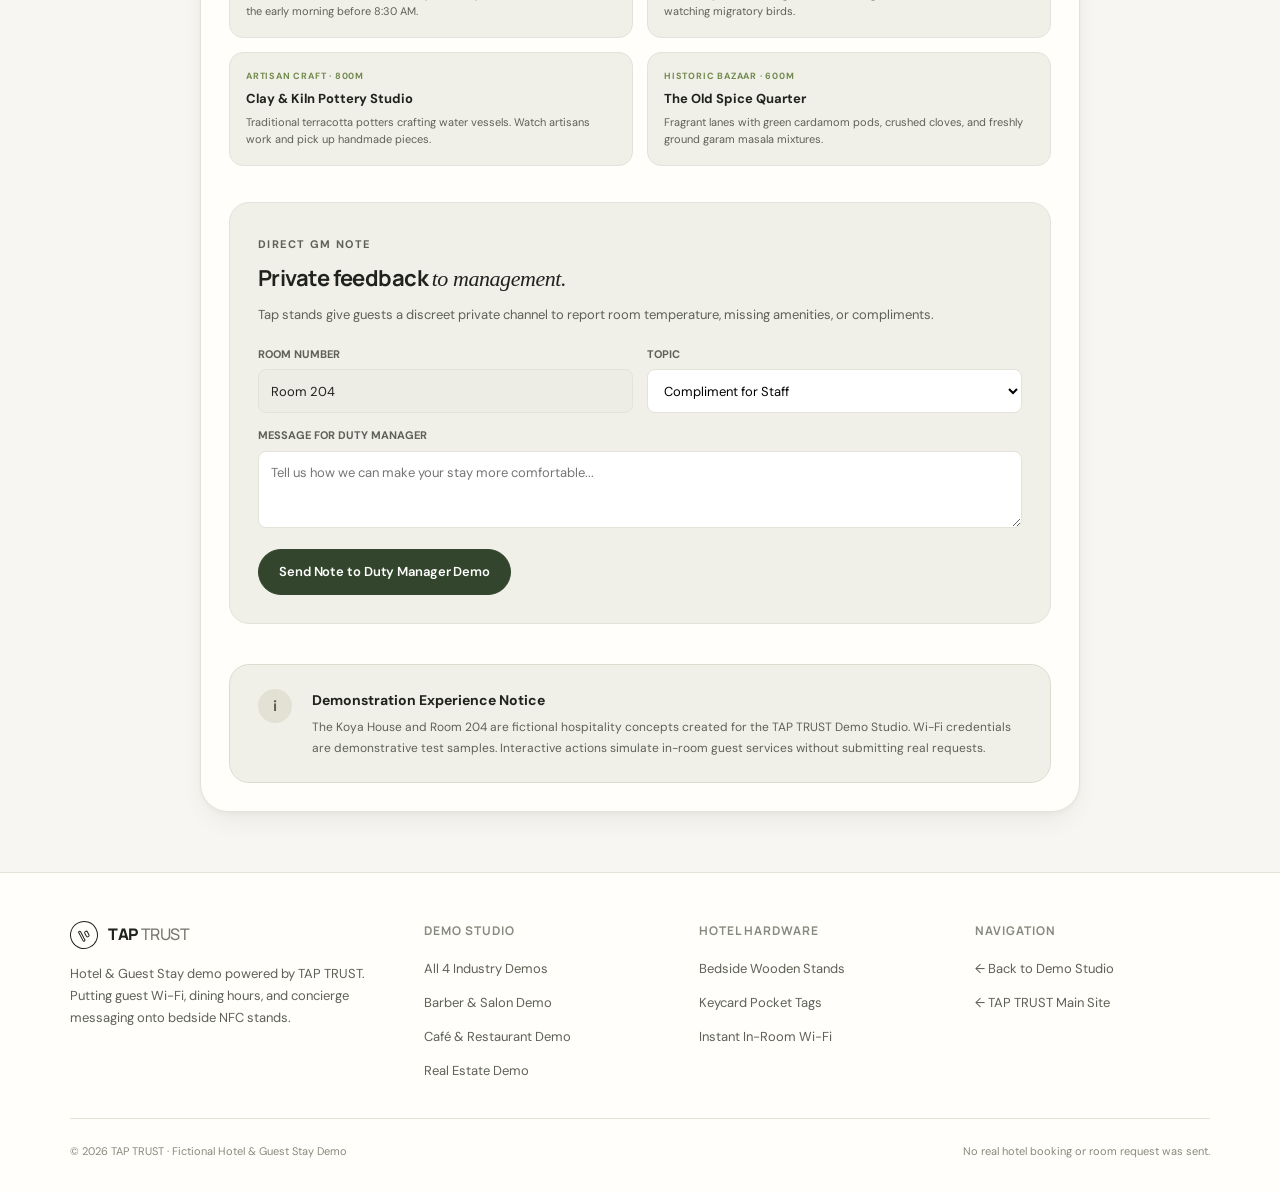
<file: demo/pages/stay.html>
<!doctype html>
<html lang="en">
<head>
  <meta charset="utf-8">
  <meta name="viewport" content="width=device-width, initial-scale=1">
  <meta name="theme-color" content="#242d22">
  <meta name="description" content="The Koya House — Bedside in-room digital concierge demo powered by TAP TRUST NFC tags and guest room QR stands.">
  <title>The Koya House — Hotel &amp; Guest Stay Demo | TAP TRUST</title>
  
  <link rel="preconnect" href="https://fonts.googleapis.com">
  <link rel="preconnect" href="https://fonts.gstatic.com" crossorigin>
  <link href="https://fonts.googleapis.com/css2?family=DM+Sans:ital,opsz,wght@0,9..40,400;0,9..40,500;0,9..40,600;0,9..40,700;1,9..40,400&family=Manrope:wght@500;600;700;800&display=swap" rel="stylesheet">
  
  <link rel="stylesheet" href="../../assets/style.css">
  <link rel="stylesheet" href="../../assets/demo-studio.css">
  <style>
    .stay-palette {
      --ds-accent-current: var(--ds-hotel);
      --ds-accent-current-soft: var(--ds-hotel-soft);
    }
    .stay-hero-art {
      background: linear-gradient(135deg, #1b261f 0%, #2f4236 60%, #151e18 100%);
      color: #ffffff;
      position: relative;
    }
    .wifi-card {
      background: linear-gradient(145deg, #f5f8f5 0%, #e8f0e9 100%);
      border: 1px solid #d4e0d6;
      border-radius: var(--ds-radius-lg);
      padding: 22px;
      display: flex;
      align-items: center;
      justify-content: space-between;
      gap: 16px;
      margin-block: 20px;
    }
    .wifi-detail {
      display: flex;
      flex-direction: column;
      gap: 4px;
    }
    .wifi-code {
      font-family: monospace;
      font-size: 15px;
      font-weight: 700;
      color: #243529;
      background: rgba(255, 255, 255, 0.8);
      padding: 3px 8px;
      border-radius: 4px;
      display: inline-block;
      width: fit-content;
    }
    .guide-grid {
      display: grid;
      grid-template-columns: repeat(2, 1fr);
      gap: 14px;
      margin-top: 14px;
    }
    .guide-card {
      background: var(--ds-surface-subtle);
      border: 1px solid var(--ds-line);
      border-radius: var(--ds-radius-md);
      padding: 16px;
      display: flex;
      flex-direction: column;
    }
    .guide-tag {
      font-size: 9px;
      font-weight: 700;
      letter-spacing: 0.8px;
      text-transform: uppercase;
      color: var(--ds-moss-accent);
      margin-bottom: 6px;
    }
    .guide-title {
      font-size: 13px;
      font-weight: 700;
      color: var(--ds-ink);
      margin: 0 0 4px;
    }
    .guide-desc {
      font-size: 11px;
      color: var(--ds-ink-secondary);
      line-height: 1.6;
      margin: 0;
    }
    @media (max-width: 640px) {
      .wifi-card {
        flex-direction: column;
        align-items: flex-start;
      }
      .guide-grid {
        grid-template-columns: 1fr;
      }
    }
  </style>
</head>
<body class="ds-body stay-palette">

  <!-- Universal Wayfinding Chrome Banner -->
  <aside class="ds-banner" aria-label="Demo status banner">
    <div class="ds-banner-content">
      <span class="ds-banner-badge"><span class="ds-live-dot" aria-hidden="true"></span> DEMO 04 OF 04</span>
      <span>Hotel &amp; Guest Stay · The Koya House</span>
    </div>
    <div class="ds-banner-links">
      <a class="ds-banner-link" href="../index.html">← Back to Demo Studio</a>
      <a class="ds-banner-link ds-banner-link-accent" href="salon.html">First Demo (Salon) →</a>
    </div>
  </aside>

  <!-- Sticky Translucent Header -->
  <header class="ds-header">
    <div class="ds-header-inner">
      <a class="ds-brand" href="../index.html" aria-label="The Koya House">
        <span class="ds-brand-mark" style="transform: rotate(0deg); border-color: #2a3a30;" aria-hidden="true">
          <span style="border-color: #2a3a30; height: 12px;"></span>
          <span style="border-color: #2a3a30; height: 6px;"></span>
        </span>
        <span>the koya house <span style="font-weight: 500; font-size: 11px; letter-spacing: 1.5px; color: #2a3a30; margin-left: 4px;">HERITAGE STAY</span></span>
      </a>

      <div style="display: flex; align-items: center; gap: 8px;">
        <span style="font-size: 11px; font-weight: 700; color: #2a3a30; background: #e9f0ea; padding: 4px 10px; border-radius: 99px;">
          Room 204 Bedside
        </span>
        <button class="ds-btn ds-btn-primary ds-btn-sm" data-ds-action="stay-reception">
          Reception Ext. 0
        </button>
      </div>
    </div>
  </header>

  <main class="ds-demo-container">
    <div class="ds-demo-card-shell">
      <!-- Welcoming Hero Header -->
      <div class="ds-demo-hero-art stay-hero-art">
        <div class="ds-demo-hero-content">
          <span class="ds-badge" style="font-size: 10px; font-weight: 700; letter-spacing: 1.2px; text-transform: uppercase;">
            IN-ROOM GUEST CONCIERGE · ROOM 204
          </span>
          <h1>Welcome to <span class="serif">The Koya House.</span></h1>
          <p>
            Your calm sanctuary in the heritage quarter. Tap your bedside stand at any time during your stay to connect to Wi-Fi, order amenities, view dining hours, or message the duty manager.
          </p>
          <div style="display: flex; align-items: center; gap: 14px; margin-top: 14px; font-size: 12px;">
            <span>🗝 Courtyard Garden Suite</span>
            <span>· Check-out: 11:00 AM</span>
          </div>
        </div>
      </div>

      <div style="padding: 28px;">
        <!-- Guest Essential 1: 1-Tap Bedside Wi-Fi Card -->
        <div class="wifi-card">
          <div class="wifi-detail">
            <div style="font-size: 11px; font-weight: 700; letter-spacing: 1px; color: #435b49; text-transform: uppercase;">
              GUEST HIGH-SPEED WI-FI (200 MBPS)
            </div>
            <div style="font-size: 13px; color: var(--ds-ink); margin-top: 2px;">
              Network: <strong>KoyaHouse-Guest</strong>
            </div>
            <div style="margin-top: 6px;">
              Password: <span class="wifi-code">stayquietly2026</span>
              <small style="color: var(--ds-ink-tertiary); margin-left: 6px;">(Fictional test credentials)</small>
            </div>
          </div>
          <button class="ds-btn ds-btn-moss ds-btn-sm" data-ds-action="stay-wifi">
            Copy Password 📶
          </button>
        </div>

        <!-- In-Room Guest Destinations (NFC Bedside Stand Actions) -->
        <div style="margin-bottom: 32px;">
          <div class="ds-eyebrow">IN-ROOM DIGITAL CONCIERGE</div>
          <h2 class="ds-heading-section" style="font-size: 24px;">
            Instant services at <span class="serif">your fingertips.</span>
          </h2>
          <p style="font-size: 13px; color: var(--ds-ink-secondary); margin-bottom: 18px;">
            Tap your bedside table stand instead of dialing down to reception.
          </p>

          <div class="ds-action-grid">
            <!-- Action 1: Duty Manager WhatsApp -->
            <button class="ds-action-item" data-ds-action="stay-reception">
              <div class="ds-action-icon" style="background: #e9f0ea; color: #2a3a30;">🛎</div>
              <div class="ds-action-text">
                <strong>Message Duty Manager on WhatsApp</strong>
                <small>Request extra towels, water bottles, luggage help, or late check-out</small>
              </div>
              <div class="ds-action-chevron">↗</div>
            </button>

            <!-- Action 2: Dining & Breakfast Schedule -->
            <button class="ds-action-item" data-ds-action="stay-dining">
              <div class="ds-action-icon" style="background: #fdf3e7; color: #b4752c;">🍳</div>
              <div class="ds-action-text">
                <strong>Courtyard Breakfast &amp; Tea Tasting Hours</strong>
                <small>Served 7:30 AM – 10:30 AM · Seasonal organic estate teas and warm bakes</small>
              </div>
              <div class="ds-action-chevron">↗</div>
            </button>

            <!-- Action 3: Review / Public Destination -->
            <button class="ds-action-item" data-ds-action="salon-review">
              <div class="ds-action-icon" style="background: #f5f8f5; color: #3b5442;">★</div>
              <div class="ds-action-text">
                <strong>Share your stay experience on Google</strong>
                <small>Helps travellers find our quiet heritage retreat · Takes 30 seconds</small>
              </div>
              <div class="ds-action-chevron">↗</div>
            </button>

            <!-- Action 4: Private Note to GM Jump -->
            <a class="ds-action-item" href="#private-feedback">
              <div class="ds-action-icon" style="background: #f0efe8; color: #20221e;">✉</div>
              <div class="ds-action-text">
                <strong>Leave a private note for the General Manager</strong>
                <small>Let us fix anything during your stay before departure</small>
              </div>
              <div class="ds-action-chevron">↓</div>
            </a>
          </div>
        </div>

        <!-- House Rules & Timing Grid -->
        <div style="margin-bottom: 36px; padding-top: 24px; border-top: 1px solid var(--ds-line);">
          <div class="ds-eyebrow">ESSENTIAL STAY DETAILS</div>
          <h2 class="ds-heading-section" style="font-size: 22px;">
            House guidelines &amp; <span class="serif">quiet hours.</span>
          </h2>

          <div style="display: grid; grid-template-columns: repeat(3, 1fr); gap: 16px; margin-top: 16px;">
            <div style="background: var(--ds-surface-subtle); padding: 18px; border-radius: var(--ds-radius-md); border: 1px solid var(--ds-line);">
              <div style="font-size: 11px; font-weight: 700; color: var(--ds-ink-tertiary); margin-bottom: 4px;">CHECK-OUT TIME</div>
              <div style="font-size: 16px; font-weight: 700; color: var(--ds-ink);">11:00 AM</div>
              <div style="font-size: 11px; color: var(--ds-ink-secondary); margin-top: 4px;">Complimentary luggage storage available at front desk.</div>
            </div>

            <div style="background: var(--ds-surface-subtle); padding: 18px; border-radius: var(--ds-radius-md); border: 1px solid var(--ds-line);">
              <div style="font-size: 11px; font-weight: 700; color: var(--ds-ink-tertiary); margin-bottom: 4px;">QUIET HOURS</div>
              <div style="font-size: 16px; font-weight: 700; color: var(--ds-ink);">10:00 PM – 7:00 AM</div>
              <div style="font-size: 11px; color: var(--ds-ink-secondary); margin-top: 4px;">Preserving restful calm across courtyard bedrooms.</div>
            </div>

            <div style="background: var(--ds-surface-subtle); padding: 18px; border-radius: var(--ds-radius-md); border: 1px solid var(--ds-line);">
              <div style="font-size: 11px; font-weight: 700; color: var(--ds-ink-tertiary); margin-bottom: 4px;">ECO-LINEN POLICY</div>
              <div style="font-size: 16px; font-weight: 700; color: var(--ds-ink);">Wash on Request</div>
              <div style="font-size: 11px; color: var(--ds-ink-secondary); margin-top: 4px;">Leave the bamboo card on your bed for linen change.</div>
            </div>
          </div>
        </div>

        <!-- Curated Neighborhood Guide (Local Recommendations) -->
        <div style="margin-bottom: 36px; padding-top: 24px; border-top: 1px solid var(--ds-line);">
          <div class="ds-eyebrow">CURATED NEIGHBORHOOD SPOTS</div>
          <h2 class="ds-heading-section" style="font-size: 22px;">
            Staff recommendations <span class="serif">in Sagar.</span>
          </h2>
          <p style="font-size: 12px; color: var(--ds-ink-tertiary); margin-bottom: 16px;">
            Fictional neighborhood highlights to demonstrate how hotels share local itineraries.
          </p>

          <div class="guide-grid">
            <div class="guide-card">
              <span class="guide-tag">WALKING DISTANCE · 350M</span>
              <h3 class="guide-title">Old Town Heritage Walk</h3>
              <p class="guide-desc">
                Quiet sandstone arches and century-old banyan trees. Best visited in the early morning before 8:30 AM.
              </p>
            </div>

            <div class="guide-card">
              <span class="guide-tag">SUNSET SPOT · 1.2 KM</span>
              <h3 class="guide-title">Lakheempur Lakeside Promenade</h3>
              <p class="guide-desc">
                Stone steps overlooking the calm evening waters. Ideal for a tea stroll or watching migratory birds.
              </p>
            </div>

            <div class="guide-card">
              <span class="guide-tag">ARTISAN CRAFT · 800M</span>
              <h3 class="guide-title">Clay &amp; Kiln Pottery Studio</h3>
              <p class="guide-desc">
                Traditional terracotta potters crafting water vessels. Watch artisans work and pick up handmade pieces.
              </p>
            </div>

            <div class="guide-card">
              <span class="guide-tag">HISTORIC BAZAAR · 600M</span>
              <h3 class="guide-title">The Old Spice Quarter</h3>
              <p class="guide-desc">
                Fragrant lanes with green cardamom pods, crushed cloves, and freshly ground garam masala mixtures.
              </p>
            </div>
          </div>
        </div>

        <!-- Interactive Private Guest Note Form -->
        <div id="private-feedback" style="margin-bottom: 36px; padding: 28px; background: var(--ds-surface-subtle); border-radius: var(--ds-radius-lg); border: 1px solid var(--ds-line);">
          <div class="ds-eyebrow">DIRECT GM NOTE</div>
          <h2 class="ds-heading-section" style="font-size: 22px;">
            Private feedback <span class="serif">to management.</span>
          </h2>
          <p style="font-size: 13px; color: var(--ds-ink-secondary); margin-bottom: 20px;">
            Tap stands give guests a discreet private channel to report room temperature, missing amenities, or compliments.
          </p>

          <form id="stay-feedback-form" style="display: flex; flex-direction: column; gap: 14px;">
            <div style="display: grid; grid-template-columns: 1fr 1fr; gap: 14px;">
              <div>
                <label for="guest-room" style="display: block; font-size: 11px; font-weight: 700; color: var(--ds-ink-secondary); margin-bottom: 6px;">
                  ROOM NUMBER
                </label>
                <input type="text" id="guest-room" value="Room 204" readonly style="width: 100%; height: 44px; padding: 0 12px; border: 1px solid var(--ds-line); border-radius: var(--ds-radius-sm); font-family: inherit; font-size: 13px; background: #eeede5; color: var(--ds-ink);">
              </div>
              <div>
                <label for="feedback-topic" style="display: block; font-size: 11px; font-weight: 700; color: var(--ds-ink-secondary); margin-bottom: 6px;">
                  TOPIC
                </label>
                <select id="feedback-topic" style="width: 100%; height: 44px; padding: 0 12px; border: 1px solid var(--ds-line); border-radius: var(--ds-radius-sm); font-family: inherit; font-size: 13px; background: #ffffff;">
                  <option value="Amenity Request">Amenity Request</option>
                  <option value="Room Temperature">Room Temperature / AC</option>
                  <option value="Compliment for Staff" selected>Compliment for Staff</option>
                  <option value="Quietness / Rest">Quietness / Rest</option>
                </select>
              </div>
            </div>

            <div>
              <label for="guest-message" style="display: block; font-size: 11px; font-weight: 700; color: var(--ds-ink-secondary); margin-bottom: 6px;">
                MESSAGE FOR DUTY MANAGER
              </label>
              <textarea id="guest-message" rows="3" placeholder="Tell us how we can make your stay more comfortable..." style="width: 100%; padding: 12px; border: 1px solid var(--ds-line); border-radius: var(--ds-radius-sm); font-family: inherit; font-size: 13px; background: #ffffff;"></textarea>
            </div>

            <button type="submit" class="ds-btn ds-btn-moss" style="align-self: flex-start;">
              Send Note to Duty Manager Demo
            </button>
          </form>
        </div>

        <!-- Disclosure Disclaimer Banner -->
        <div class="ds-disclosure-box" style="margin-bottom: 0;">
          <div class="ds-disclosure-icon" aria-hidden="true">i</div>
          <div class="ds-disclosure-copy">
            <h3>Demonstration Experience Notice</h3>
            <p>
              The Koya House and Room 204 are fictional hospitality concepts created for the TAP TRUST Demo Studio. Wi-Fi credentials are demonstrative test samples. Interactive actions simulate in-room guest services without submitting real requests.
            </p>
          </div>
        </div>
      </div>
    </div>
  </main>

  <!-- Universal Demo Footer -->
  <footer class="ds-footer">
    <div class="ds-footer-inner">
      <div class="ds-footer-brand-col">
        <a class="ds-brand" href="../index.html">
          <span class="ds-brand-mark" aria-hidden="true"><span></span><span></span></span>
          <span>TAP<span style="font-weight: 500; color: #77796f; margin-left: 3px;">TRUST</span></span>
        </a>
        <p>
          Hotel &amp; Guest Stay demo powered by TAP TRUST. Putting guest Wi-Fi, dining hours, and concierge messaging onto bedside NFC stands.
        </p>
      </div>

      <div class="ds-footer-col">
        <h4>Demo Studio</h4>
        <ul>
          <li><a href="../index.html">All 4 Industry Demos</a></li>
          <li><a href="salon.html">Barber &amp; Salon Demo</a></li>
          <li><a href="cafe.html">Café &amp; Restaurant Demo</a></li>
          <li><a href="property.html">Real Estate Demo</a></li>
        </ul>
      </div>

      <div class="ds-footer-col">
        <h4>Hotel Hardware</h4>
        <ul>
          <li><a href="../../index.html#solutions">Bedside Wooden Stands</a></li>
          <li><a href="../../index.html#pricing">Keycard Pocket Tags</a></li>
          <li><a href="../../index.html#how">Instant In-Room Wi-Fi</a></li>
        </ul>
      </div>

      <div class="ds-footer-col">
        <h4>Navigation</h4>
        <ul>
          <li><a href="../index.html">← Back to Demo Studio</a></li>
          <li><a href="../../index.html">← TAP TRUST Main Site</a></li>
        </ul>
      </div>
    </div>

    <div class="ds-footer-bottom">
      <span>© 2026 TAP TRUST · Fictional Hotel &amp; Guest Stay Demo</span>
      <span>No real hotel booking or room request was sent.</span>
    </div>
  </footer>

  <script src="../../assets/demo-studio.js"></script>
</body>
</html>
</file>
<file: assets/style.css>
:root{--paper:#f7f6f2;--white:#fffefa;--ink:#20221e;--muted:#70736a;--line:#e5e4dc;--green:#b8d36c;--green-deep:#31472a;--soft-green:#eaf0dc;--serif:Georgia,'Times New Roman',serif;--sans:'DM Sans',sans-serif;--display:'Manrope','DM Sans',sans-serif;--radius:22px}*{box-sizing:border-box}html{scroll-behavior:smooth;scroll-padding-top:90px}body{margin:0;background:var(--paper);color:var(--ink);font-family:var(--sans);font-size:15px;line-height:1.55;-webkit-font-smoothing:antialiased}a{color:inherit;text-decoration:none}button{font:inherit}.section-wrap{width:min(1160px,calc(100% - 64px));margin-inline:auto}.section-space{padding-block:116px}.site-header{height:84px;display:flex;align-items:center;justify-content:space-between;padding-inline:max(32px,calc((100% - 1160px)/2));border-bottom:1px solid rgba(32,34,30,.08);position:sticky;top:0;z-index:20;background:rgba(247,246,242,.91);backdrop-filter:blur(18px);-webkit-backdrop-filter:blur(18px)}.brand{display:inline-flex;align-items:center;gap:11px;font-family:var(--display);font-weight:800;font-size:15px;letter-spacing:-.8px}.brand-light{font-weight:500;color:#77796f;margin-left:3px}.brand-mark{width:29px;height:29px;border:1.5px solid var(--ink);border-radius:50%;display:flex;align-items:center;justify-content:center;gap:2px;transform:rotate(-28deg)}.brand-mark span{width:4px;height:13px;border:1.5px solid var(--ink);border-radius:8px;display:block}.brand-mark span:last-child{height:8px}.desktop-nav{display:flex;gap:36px;margin-left:60px}.desktop-nav a,.footer-right a{font-size:13px;color:#5e6158;transition:color .2s}.desktop-nav a:hover,.footer-right a:hover{color:var(--ink)}.button{display:inline-flex;align-items:center;justify-content:center;gap:26px;min-height:51px;padding:0 21px;border-radius:99px;font-size:13px;font-weight:700;letter-spacing:-.1px;transition:transform .2s,background .2s,color .2s;border:0;cursor:pointer}.button:hover{transform:translateY(-2px)}.button span{font-size:16px;font-weight:400}.button-dark{background:var(--ink);color:white}.button-dark:hover{background:#3a3e34}.button-light{background:var(--white);color:var(--ink)}.button-light:hover{background:var(--green)}.header-cta{min-height:43px;padding-inline:17px;gap:20px}.menu-toggle{display:none;border:0;background:none;padding:10px}.menu-toggle span{display:block;width:22px;height:1.5px;background:var(--ink);margin:5px}.hero{display:grid;grid-template-columns:.95fr 1.05fr;align-items:center;gap:46px;padding-block:78px 85px;min-height:610px}.eyebrow{font-size:10px;font-weight:700;letter-spacing:1.6px;color:#777a6e;display:flex;align-items:center;gap:9px}.live-dot{width:7px;height:7px;border-radius:50%;background:#8da85a;box-shadow:0 0 0 4px rgba(141,168,90,.15);display:inline-block}.hero h1,.closing-content h2{font-family:var(--display);font-size:clamp(52px,6.2vw,82px);line-height:.99;letter-spacing:-5px;font-weight:600;margin:27px 0 24px}.serif{font-family:var(--serif);font-weight:400;font-style:italic;letter-spacing:-3px}.hero-lede{font-size:16px;line-height:1.8;color:#6c7066;max-width:440px}.hero-actions{display:flex;align-items:center;gap:27px;margin-top:31px}.text-link{font-size:12px;font-weight:700;border-bottom:1px solid #b7b9ae;padding-bottom:5px;display:inline-flex;align-items:center;gap:12px}.text-link span{font-size:16px;font-weight:400}.hero-proof{display:flex;align-items:center;gap:13px;margin-top:47px}.avatar-stack{display:flex;padding-left:3px}.avatar-stack span{width:28px;height:28px;border-radius:50%;border:2px solid var(--paper);margin-left:-4px;display:grid;place-items:center;font-size:9px;font-weight:700;background:#d8d4c6}.avatar-stack span:nth-child(2){background:#d0d9b6}.avatar-stack span:nth-child(3){background:#e4c9af}.hero-proof p{margin:0;font-size:10px;line-height:1.6;color:#7a7d73}.hero-proof strong{font-size:11px;color:var(--ink)}.hero-art{height:470px;position:relative;display:flex;align-items:center;justify-content:center;isolation:isolate}.art-glow{position:absolute;width:340px;height:340px;border-radius:50%;background:#e7ebd9;filter:blur(2px);z-index:-3}.orbit{position:absolute;border:1px solid rgba(90,110,64,.18);border-radius:50%;z-index:-2}.orbit-one{width:440px;height:300px;transform:rotate(-32deg)}.orbit-two{width:360px;height:440px;transform:rotate(34deg)}.phone{position:absolute;width:180px;height:350px;left:calc(50% - 150px);top:55px;border:5px solid #2a2c27;border-radius:30px;background:#22241f;padding:5px;transform:rotate(-8deg);box-shadow:0 28px 60px #3b3d3026;z-index:2}.phone:before{content:'';position:absolute;inset:0;border:1px solid #55574f;border-radius:25px;pointer-events:none}.phone-island{position:absolute;top:10px;left:50%;transform:translateX(-50%);width:53px;height:12px;border-radius:12px;background:#252620;z-index:2}.phone-screen{height:100%;border-radius:21px;background:#f7f3e9;overflow:hidden;padding:12px 10px;color:#34352f}.screen-top{display:flex;justify-content:space-between;font-size:6px;font-weight:700;padding:0 4px}.screen-logo{text-align:center;font-family:var(--serif);font-style:italic;font-size:18px;margin-top:17px;line-height:1}.screen-logo span{display:block;font:600 5px var(--sans);letter-spacing:2px;margin-top:4px}.screen-photo{height:100px;margin-top:12px;border-radius:7px;background:#c8b8a1;position:relative;overflow:hidden}.photo-sun{position:absolute;width:70px;height:70px;border-radius:50%;background:#e9d8b8;top:9px;left:40px}.photo-arch{position:absolute;width:88px;height:83px;border:13px solid #9a8974;border-bottom:0;border-radius:50px 50px 0 0;bottom:-5px;left:23px;background:#c5b09a}.screen-caption{font:italic 13px var(--serif);text-align:center;margin-top:10px}.screen-stars{text-align:center;color:#687e43;font-size:7px;margin-top:7px}.screen-stars small{display:block;color:#76766c;font-size:6px;margin-top:3px}.screen-action{height:25px;background:#31362b;color:white;border-radius:5px;margin-top:9px;font-size:7px;display:flex;align-items:center;justify-content:space-between;padding:0 8px}.screen-action span{font-size:10px}.screen-action.pale{background:#e4e8d7;color:#424a37;margin-top:5px}.screen-foot{text-align:center;font-size:5px;color:#7c7c70;margin-top:10px}.nfc-stand{position:absolute;right:8%;bottom:38px;width:206px;z-index:3;transform:rotate(4deg);filter:drop-shadow(0 26px 20px #383c2726)}.stand-top{height:246px;border-radius:15px;background:linear-gradient(145deg,#fcfcf6,#e8e8dd);border:1px solid #fff;box-shadow:inset 0 0 0 1px #d8d9ce;display:flex;flex-direction:column;align-items:center;padding-top:25px;position:relative}.stand-brand{font:800 12px var(--display);letter-spacing:-.6px}.stand-brand span{font-weight:500;color:#777b6e}.tap-symbol{height:40px;width:40px;border-radius:50%;background:#eaf0dc;margin-top:24px;display:flex;align-items:center;justify-content:center;gap:2px}.tap-symbol span{width:5px;height:11px;border:1.5px solid #62764a;border-radius:8px;transform:rotate(35deg)}.tap-symbol span:nth-child(2){height:18px}.tap-symbol span:nth-child(3){height:25px}.stand-top small{font-size:10px;margin-top:9px;color:#62665b}.stand-qr{width:61px;height:61px;margin-top:16px;background-color:#fff;background-image:linear-gradient(90deg,#272b24 25%,transparent 25%,transparent 50%,#272b24 50%,#272b24 75%,transparent 75%),linear-gradient(#272b24 25%,transparent 25%,transparent 50%,#272b24 50%,#272b24 75%,transparent 75%);background-size:12px 12px;position:relative;border:5px solid white;box-shadow:0 0 0 1px #deded3}.stand-qr i{position:absolute;width:15px;height:15px;border:4px solid #272b24;background:white}.stand-qr i:nth-child(1){top:0;left:0}.stand-qr i:nth-child(2){top:0;right:0}.stand-qr i:nth-child(3){bottom:0;left:0}.stand-qr i:nth-child(4){top:3px;left:3px;width:5px;height:5px;background:#272b24;border:0}.stand-qr i:nth-child(5){top:3px;right:3px;width:5px;height:5px;background:#272b24;border:0}.stand-qr i:nth-child(6){bottom:3px;left:3px;width:5px;height:5px;background:#272b24;border:0}.stand-qr i:nth-child(n+7){display:none}.stand-url{font-size:6px;font-weight:700;letter-spacing:1.6px;margin-top:10px;color:#73766b}.stand-base{height:25px;background:linear-gradient(#dedfd4,#c5c8b9);border-radius:0 0 9px 9px;clip-path:polygon(0 0,100% 0,88% 100%,12% 100%);margin-top:-1px}.floating-label{position:absolute;background:#fffef9;border:1px solid #e5e5dc;border-radius:30px;padding:10px 15px;font-size:10px;font-weight:700;box-shadow:0 8px 25px #34382b0d;display:flex;align-items:center;gap:8px;z-index:5}.label-top{top:42px;right:7px}.mini-spark{color:#748d50;font-size:17px}.label-bottom{bottom:36px;left:0}.label-check{width:16px;height:16px;display:grid;place-items:center;border-radius:50%;background:var(--soft-green);color:#526b36}.art-index{position:absolute;bottom:0;left:50%;transform:translateX(-50%);font-size:8px;letter-spacing:1.5px;color:#8a8d81;white-space:nowrap}.trust-strip{border-block:1px solid var(--line);min-height:78px;display:flex;align-items:center;justify-content:center;gap:clamp(28px,6vw,90px);padding:15px 24px;color:#777a70;font-size:11px}.trust-strip>div{display:flex;align-items:center;gap:9px}.strip-icon{color:#586b43;font-size:16px}.section-heading{display:flex;align-items:flex-end;justify-content:space-between;gap:40px;margin-bottom:48px}.section-heading h2,.pricing-copy h2,.salon-info h2{font-family:var(--display);font-size:clamp(39px,4.4vw,58px);line-height:1.05;letter-spacing:-2.8px;font-weight:600;margin:19px 0 0}.section-heading>p{max-width:330px;font-size:13px;color:#76796f;line-height:1.85;margin:0 0 5px}.steps-grid{display:grid;grid-template-columns:repeat(3,1fr);gap:15px}.step-card{background:#fffefa;border:1px solid #eae9e1;border-radius:18px;padding:22px 22px 26px;min-width:0}.step-number{display:flex;justify-content:space-between;font-size:11px;font-weight:700}.step-number span{font-size:9px;letter-spacing:1.2px;color:#8b8d83}.step-visual{height:190px;margin-block:20px;position:relative;display:flex;align-items:center;justify-content:center;overflow:hidden;border-radius:12px;background:#f3f2eb}.visual-one{background:#e8eadf}.mini-card{height:132px;width:202px;background:#fcfbf6;border-radius:9px;border:1px solid #dfe1d5;box-shadow:0 13px 25px #20221e13;transform:rotate(-8deg);padding:19px;position:relative}.mini-card-mark{font:800 14px var(--display);letter-spacing:-1px}.mini-card-mark span{font-weight:400;color:#848b78}.mini-lines{margin-top:25px;display:flex;flex-direction:column;gap:5px}.mini-lines i{height:3px;background:#d9dbd1;width:58%}.mini-lines i:nth-child(2){width:38%}.mini-lines i:nth-child(3){width:47%}.mini-chip{position:absolute;right:18px;bottom:18px;width:24px;height:18px;border:1px solid #a4ab94;border-radius:4px}.visual-note{position:absolute;bottom:10px;right:13px;font-size:8px;color:#74796a}.visual-two{background:#e9e5da}.mini-stand{height:130px;width:104px;background:#fbfaf5;border:1px solid #deded3;border-radius:7px 7px 4px 4px;box-shadow:0 10px 18px #38372b18;display:flex;flex-direction:column;align-items:center;padding-top:15px;position:relative}.mini-stand:after{content:'';position:absolute;bottom:-12px;left:8px;right:8px;height:13px;background:#d0d0c3;clip-path:polygon(0 0,100% 0,85% 100%,15% 100%)}.mini-stand>span{font:800 9px var(--display)}.mini-stand>span span{font-weight:400;color:#85897b}.mini-wave{font-size:25px;transform:rotate(90deg);color:#71894c;margin-top:12px;letter-spacing:-7px}.mini-stand small{font-size:7px;margin-top:8px}.visual-three{background:#e8eddf;flex-direction:column;gap:7px}.connect-bubble{width:170px;background:#fffefa;border:1px solid #dfe5d4;border-radius:8px;padding:9px 11px;font-size:9px;display:flex;align-items:center;justify-content:space-between;box-shadow:0 4px 12px #31392b08}.connect-bubble span{color:#698747;font-size:12px}.bubble-b{margin-left:27px}.bubble-c{background:#3c4b31;color:white;margin-left:-15px}.connect-line{height:13px;width:1px;background:#a9b89a;margin-left:-36px}.connect-line.short{margin-left:40px}.step-card h3,.solution-card h3{font:700 17px var(--display);letter-spacing:-.5px;margin:0 0 9px}.step-card>p,.solution-card>p{font-size:12px;line-height:1.8;color:#777a70;margin:0;max-width:330px}.solutions-section{background:#eeeee7}.solution-grid{display:grid;grid-template-columns:repeat(3,1fr);gap:15px}.solution-card{padding:24px;border-radius:18px;background:#fffefa;border:1px solid #e6e6dd;min-height:355px;display:flex;flex-direction:column;align-items:flex-start;transition:transform .25s,box-shadow .25s}.solution-card:hover{transform:translateY(-4px);box-shadow:0 18px 40px #3034230a}.review-card{background:#e0e7d3;border-color:#d8dfca}.solution-meta{display:flex;justify-content:space-between;align-items:center;width:100%}.pill{border-radius:99px;background:#f4f5ed;padding:6px 9px;font-size:8px;letter-spacing:1px;font-weight:700;color:#5c6e42}.pill-soft{background:#f2f1ea;color:#7a7c72}.solution-arrow{font-size:17px;color:#82867a}.review-graphic{width:100%;height:142px;display:flex;align-items:center;justify-content:center;gap:17px;position:relative}.star-circle{width:68px;height:68px;border-radius:50%;background:#f8f8ef;display:grid;place-items:center;font-size:32px;color:#7b9354;box-shadow:0 7px 20px #3b4a2a10}.review-lines{display:flex;flex-direction:column;gap:7px}.review-lines i{display:block;width:76px;height:5px;border-radius:8px;background:#c2cbb2}.review-lines i:nth-child(2){width:58px}.review-lines i:nth-child(3){width:68px}.stars-small{font-size:10px;letter-spacing:2px;color:#657d42;margin-top:4px}.review-chip{position:absolute;bottom:8px;left:12px;font-size:8px;background:#f9f9f2;border-radius:20px;padding:7px 10px;color:#586447}.solution-card h3{margin-top:9px}.solution-card>p{margin-bottom:20px}.card-link{margin-top:auto;font-size:10px;font-weight:700;display:flex;align-items:center;gap:12px}.card-link span{font-size:15px}.solution-icon{width:100%;height:142px;display:flex;align-items:center;justify-content:center;position:relative}.icon-menu{width:120px;height:110px;border:1px solid #e2e2d7;background:#f8f7f0;border-radius:8px;margin:13px auto 19px;flex-direction:column;gap:9px;box-shadow:0 8px 20px #33331e08}.icon-menu>span{font:700 9px var(--display);letter-spacing:2px;margin-bottom:3px}.icon-menu i{height:3px;width:58px;background:#d8d9cf;display:block;border-radius:4px}.icon-menu i:nth-of-type(2){width:43px}.icon-menu i:nth-of-type(3){width:51px}.icon-menu>i:first-of-type:after{content:'↗';position:absolute;right:18px;top:13px;font-style:normal;color:#6c8150}.icon-contact{gap:12px}.contact-avatar{width:53px;height:53px;border-radius:50%;display:grid;place-items:center;background:#e4e8d9;font:italic 24px var(--serif);color:#6c8052}.contact-lines{display:flex;flex-direction:column;gap:7px}.contact-lines i{height:4px;width:70px;background:#d9dbd0;border-radius:4px}.contact-lines i:nth-child(2){width:50px}.contact-lines i:nth-child(3){width:62px}.contact-wave{position:absolute;right:24px;bottom:22px;font-size:24px;color:#71894c}.pricing-section{display:grid;grid-template-columns:.78fr 1.22fr;gap:100px}.pricing-copy h2{margin-bottom:23px}.pricing-copy>p{font-size:13px;line-height:1.9;color:#74776d;max-width:360px}.price-note{display:flex;gap:12px;margin-top:29px;padding-top:21px;border-top:1px solid var(--line);max-width:370px}.price-note-icon{width:29px;height:29px;border-radius:50%;display:grid;place-items:center;background:#e7ecd9;color:#657c46;flex:none}.price-note span:last-child{font-size:10px;line-height:1.8;color:#7a7c72}.price-note strong{font-size:11px;color:var(--ink)}.price-list{padding-top:7px}.price-row{display:grid;grid-template-columns:35px 1fr auto;gap:15px;align-items:center;padding:23px 0;border-bottom:1px solid var(--line)}.price-number{font-size:10px;color:#92958a}.price-detail h3{font:700 15px var(--display);letter-spacing:-.4px;margin:0 0 5px}.price-detail p{font-size:10px;color:#82857a;margin:0}.price-value{font:600 20px var(--display);letter-spacing:-.8px;text-align:right;white-space:nowrap}.price-value small{display:block;font:10px var(--sans);color:#8b8e83;letter-spacing:0;margin-top:3px}.price-cta{margin-top:25px;min-width:205px}.fine-print{font-size:9px;color:#909287;max-width:380px;line-height:1.7;margin-top:13px}.closing-cta{background:#283226;color:#f8f7f0;min-height:390px;position:relative;overflow:hidden;display:flex;align-items:center;justify-content:center;text-align:center;padding:75px 24px}.closing-content{position:relative;z-index:2}.eyebrow-light{color:#b5c3a0;justify-content:center}.closing-content h2{font-size:clamp(48px,5.8vw,72px);letter-spacing:-4px;margin:23px 0 15px}.closing-content h2 .serif{color:#c8d99b}.closing-content>p{font-size:12px;color:#c1c7b8;margin:0 auto 26px;max-width:380px;line-height:1.8}.closing-orb{position:absolute;border:1px solid #ffffff13;border-radius:50%}.orb-left{width:410px;height:410px;left:-100px;top:-140px;box-shadow:0 0 0 35px #ffffff04,0 0 0 75px #ffffff03}.orb-right{width:500px;height:500px;right:-160px;bottom:-280px;box-shadow:0 0 0 35px #ffffff04,0 0 0 75px #ffffff03}.closing-mark{position:absolute;right:9%;top:20%;font:800 45px var(--display);color:#ffffff12;letter-spacing:-5px}.closing-mark span{font-weight:400}.site-footer{padding:31px max(32px,calc((100% - 1160px)/2)) 18px;display:grid;grid-template-columns:1fr 1fr 1fr;align-items:center;gap:15px}.site-footer>p{font-size:10px;color:#888b80;text-align:center}.footer-right{display:flex;justify-content:flex-end;gap:23px}.footer-right a{font-size:10px}.footer-bottom{grid-column:1/-1;border-top:1px solid var(--line);padding-top:17px;margin-top:15px;display:flex;justify-content:space-between;font-size:8px;letter-spacing:.8px;color:#96988e}.footer-bottom span:last-child{letter-spacing:0}
/* Customer demo */.demo-body{background:#faf9f4}.demo-banner{height:35px;background:#293528;color:#f7f6f2;display:flex;align-items:center;justify-content:space-between;padding:0 max(28px,calc((100% - 1160px)/2));font-size:9px;letter-spacing:.7px}.demo-banner>span{display:flex;align-items:center;gap:9px}.demo-banner .live-dot{background:#c5d99a;box-shadow:0 0 0 3px #c5d99a24;width:6px;height:6px}.demo-banner a{color:#c7cdbd;font-size:10px;letter-spacing:0}.demo-header{height:83px;display:flex;align-items:center;justify-content:space-between;width:min(1080px,calc(100% - 64px));margin:auto;border-bottom:1px solid #e8e7de}.morrow-symbol{font:italic 28px var(--serif);letter-spacing:-3px}.morrow-word{font:600 16px var(--serif);letter-spacing:-.7px}.morrow-word small{display:block;font:700 7px var(--sans);letter-spacing:2.5px;color:#85877d;margin-top:2px}.button-small{min-height:39px;font-size:11px;padding-inline:15px;gap:18px}.salon-hero{width:min(1080px,calc(100% - 64px));margin:46px auto 0;display:grid;grid-template-columns:1fr 1fr;gap:75px;align-items:center}.salon-image{height:410px;position:relative;overflow:hidden;background:#d5c4ab;border-radius:3px;background-image:linear-gradient(145deg,#c7b49a 0%,#e5d8c3 42%,#ad967c 100%)}.salon-image:before{content:'';position:absolute;left:9%;right:9%;bottom:-17%;height:83%;border-radius:170px 170px 0 0;background:#8b7965;box-shadow:inset 12px 0 0 #a08e79}.salon-image:after{content:'';position:absolute;left:22%;right:20%;top:11%;height:78%;border-radius:140px 140px 0 0;background:linear-gradient(90deg,#b6a087,#dfcdb5 48%,#b39c80);opacity:.95}.salon-image-label{position:absolute;top:22px;left:23px;z-index:3;font-size:8px;letter-spacing:1.6px;color:#4d453a}.salon-image-shape{position:absolute;z-index:2}.shape-a{width:95px;height:150px;right:10%;top:12%;background:#e9d6bb;transform:rotate(12deg);border-radius:50% 50% 10% 10%;opacity:.7}.shape-b{width:140px;height:100px;left:4%;bottom:0;background:#d7c4a9;transform:rotate(-20deg);opacity:.8}.salon-image-stamp{position:absolute;z-index:4;right:18px;bottom:18px;width:58px;height:58px;border:1px solid #f8f0e2;color:#f8f0e2;border-radius:50%;display:grid;place-content:center;text-align:center;font:italic 22px var(--serif);line-height:.8}.salon-image-stamp small{font:6px var(--sans);letter-spacing:1px;margin-top:6px}.salon-intro .eyebrow{font-size:9px}.salon-intro h1{font:600 clamp(48px,5vw,67px)/1.02 var(--display);letter-spacing:-3.8px;margin:23px 0}.salon-intro>p{font-size:14px;line-height:1.9;color:#74766b;max-width:390px}.salon-rating{display:flex;align-items:center;gap:9px;margin-top:23px}.salon-rating>span{font-size:13px;letter-spacing:2px;color:#758a50}.salon-rating strong{font-size:12px}.salon-rating small{font-size:9px;color:#85877d}.salon-primary{margin-top:28px}.salon-actions{width:min(850px,calc(100% - 64px));margin:115px auto 0;padding-top:48px;border-top:1px solid #e5e4db}.salon-section-top{display:flex;justify-content:space-between;align-items:flex-end;gap:35px;margin-bottom:28px}.salon-section-top h2{font:600 39px/1.1 var(--display);letter-spacing:-2px;margin:13px 0 0}.salon-section-top h2 .serif{letter-spacing:-1px}.salon-section-top>p{font-size:11px;line-height:1.8;color:#85877d;max-width:290px;margin:0}.action-list{display:flex;flex-direction:column;gap:10px}.action-item{width:100%;display:flex;align-items:center;text-align:left;gap:15px;padding:16px 19px;background:#fffefa;border:1px solid #e9e8df;border-radius:12px;cursor:pointer;transition:border-color .2s,transform .2s,background .2s;min-height:80px}.action-item:hover{border-color:#b7c39e;transform:translateX(3px);background:#fff}.action-icon{width:39px;height:39px;border-radius:11px;display:grid;place-items:center;flex:none;font-size:18px}.review-action-icon{background:#e9efdc;color:#6e854b}.booking-action-icon{background:#f1e9dc;color:#927653}.social-action-icon{background:#eee7f0;color:#846b91}.message-action-icon{background:#e3ebe1;color:#5c8056}.action-copy{display:flex;flex-direction:column;gap:4px}.action-copy strong{font:700 13px var(--display)}.action-copy small{font-size:10px;color:#83867b}.action-arrow{margin-left:auto;font-size:19px;color:#7d8174}.demo-notice{display:flex;align-items:flex-start;gap:12px;padding:16px 17px;margin-top:18px;border:1px solid #e0e5d4;background:#f0f3e9;border-radius:10px;position:relative}.notice-symbol{width:19px;height:19px;border-radius:50%;border:1px solid #83956c;color:#647a4b;display:grid;place-items:center;font-size:11px;flex:none}.demo-notice p{font-size:10px;color:#73796a;line-height:1.7;margin:0;padding-right:25px}.demo-notice p strong{color:#3c4931;font-size:11px}.demo-notice>button{position:absolute;right:10px;top:8px;border:0;background:none;font-size:19px;color:#7b826f;cursor:pointer;width:30px;height:30px}.notice-active{background:#e5ecd9;border-color:#b7c69d}.salon-info{width:min(850px,calc(100% - 64px));margin:100px auto 95px;display:grid;grid-template-columns:1fr .9fr;gap:65px;align-items:center}.salon-info h2{font-size:42px;margin:17px 0}.salon-info-copy>p{font-size:12px;color:#777a70;line-height:1.9;max-width:350px;margin-bottom:24px}.hours-card{background:#efeee6;border-radius:14px;padding:23px}.hours-title{display:flex;justify-content:space-between;align-items:center;font-size:9px;letter-spacing:1.2px;font-weight:700;margin-bottom:20px}.hours-dot{width:7px;height:7px;border-radius:50%;background:#91a46c}.hours-row{display:flex;justify-content:space-between;gap:10px;padding:12px 0;border-bottom:1px solid #dfdfd4;font-size:10px;color:#777a70}.hours-row strong{font-size:10px;color:#34372f}.address-block{display:flex;flex-direction:column;gap:5px;margin-top:20px}.address-block span{font-size:8px;letter-spacing:1.2px;color:#878a7e}.address-block strong{font-size:12px}.address-block small{font-size:9px;color:#929489}.demo-footer{border-top:1px solid #e6e5dc;padding:25px max(32px,calc((100% - 1080px)/2));display:grid;grid-template-columns:1fr 1fr 1fr;align-items:center;gap:12px}.demo-footer>p{text-align:center;font-size:10px;color:#85877d}.demo-footer>p span{color:#62794a}.demo-footer-note{text-align:right;font-size:8px;letter-spacing:1px;color:#999b91}.will-reveal{opacity:0;transform:translateY(14px);transition:opacity .6s ease,transform .6s ease}.will-reveal.is-visible{opacity:1;transform:translateY(0)}
@media(min-width:1400px){.hero{padding-block:95px}.hero-art{transform:scale(1.04)}}
@media(max-width:900px){.section-wrap{width:calc(100% - 44px)}.site-header{padding-inline:22px}.desktop-nav{gap:20px;margin-left:0}.hero{gap:15px;grid-template-columns:1fr 1fr;padding-block:60px}.hero h1{font-size:60px;letter-spacing:-3.5px}.hero-art{transform:scale(.88);transform-origin:center}.nfc-stand{right:1%}.section-space{padding-block:85px}.pricing-section{gap:50px}.trust-strip{gap:25px;flex-wrap:wrap}.salon-hero{gap:40px;width:calc(100% - 44px)}.salon-image{height:360px}.salon-intro h1{font-size:53px}.demo-header{width:calc(100% - 44px)}}
@media(max-width:650px){html{scroll-padding-top:70px}.section-wrap{width:calc(100% - 38px)}.site-header{height:70px;padding-inline:19px}.brand{font-size:14px}.header-cta{display:none}.menu-toggle{display:block;cursor:pointer}.desktop-nav{display:none;position:absolute;top:69px;left:0;right:0;margin:0;padding:17px 20px 23px;background:var(--paper);border-bottom:1px solid var(--line);flex-direction:column;gap:0}.desktop-nav.nav-open{display:flex}.desktop-nav a{padding:13px 3px;font-size:14px}.hero{display:flex;flex-direction:column;align-items:stretch;padding-block:49px 43px;gap:4px}.hero h1{font-size:clamp(53px,14vw,70px);letter-spacing:-3.5px;margin:22px 0 17px}.hero-lede{font-size:14px;line-height:1.8}.hero-actions{gap:19px;flex-wrap:wrap;margin-top:24px}.button{min-height:48px;padding-inline:17px;gap:17px}.hero-proof{margin-top:28px}.hero-art{height:390px;margin:15px -13px 0;transform:scale(.91);transform-origin:top center}.phone{left:calc(50% - 133px);top:32px;width:155px;height:306px}.phone-screen{padding:11px 8px}.screen-photo{height:83px}.screen-caption{font-size:11px}.screen-action{height:22px}.nfc-stand{width:174px;right:0;bottom:29px}.stand-top{height:216px;padding-top:20px}.stand-brand{font-size:11px}.tap-symbol{margin-top:17px}.stand-qr{width:54px;height:54px;margin-top:12px}.label-top{top:14px;right:1px}.label-bottom{bottom:19px;left:0}.floating-label{font-size:9px;padding:8px 11px}.art-index{bottom:0}.trust-strip{justify-content:flex-start;display:grid;grid-template-columns:1fr 1fr;gap:15px;padding:20px 22px;font-size:10px}.section-space{padding-block:72px}.section-heading{display:block;margin-bottom:30px}.section-heading h2,.pricing-copy h2{font-size:44px;letter-spacing:-2.3px}.section-heading>p{margin-top:18px;font-size:12px}.steps-grid,.solution-grid{grid-template-columns:1fr;gap:12px}.step-card{padding:19px}.step-visual{height:175px;margin-block:16px}.step-card h3,.solution-card h3{font-size:16px}.step-card>p,.solution-card>p{font-size:12px}.solution-card{min-height:330px;padding:21px}.review-graphic,.solution-icon{height:135px}.pricing-section{grid-template-columns:1fr;gap:32px}.pricing-copy>p{font-size:12px}.price-row{grid-template-columns:24px 1fr auto;gap:9px;padding:19px 0}.price-detail h3{font-size:13px}.price-detail p{font-size:9px;max-width:180px;line-height:1.6}.price-value{font-size:17px}.price-value small{font-size:8px}.price-note{margin-top:22px}.closing-cta{min-height:350px;padding-block:60px}.closing-content h2{font-size:53px;letter-spacing:-3px}.closing-content>p{font-size:11px}.closing-mark{right:5%;top:8%;font-size:32px}.site-footer{padding:26px 20px 15px;grid-template-columns:1fr auto}.site-footer>p{display:none}.footer-right{gap:14px}.footer-right a{font-size:9px}.footer-bottom{font-size:7px;gap:12px;line-height:1.6}.footer-bottom span:last-child{text-align:right}.demo-banner{padding-inline:16px;font-size:8px}.demo-banner a{font-size:9px}.demo-header{height:72px;width:calc(100% - 38px)}.salon-hero{width:calc(100% - 38px);margin-top:24px;grid-template-columns:1fr;gap:28px}.salon-image{height:330px}.salon-intro h1{font-size:56px;letter-spacing:-3px;margin:18px 0}.salon-intro>p{font-size:13px}.salon-actions{width:calc(100% - 38px);margin-top:68px;padding-top:35px}.salon-section-top{display:block;margin-bottom:22px}.salon-section-top h2{font-size:36px}.salon-section-top>p{margin-top:13px}.action-item{padding:13px;min-height:76px;gap:11px}.action-icon{width:36px;height:36px}.action-copy strong{font-size:12px}.action-copy small{font-size:9px}.demo-notice{padding:13px}.salon-info{width:calc(100% - 38px);margin:70px auto;grid-template-columns:1fr;gap:30px}.salon-info h2{font-size:39px}.demo-footer{padding:22px 19px;grid-template-columns:1fr auto}.demo-footer>p{display:none}.demo-footer-note{font-size:7px}.will-reveal{transform:translateY(8px)}}
@media(prefers-reduced-motion:reduce){*,*::before,*::after{scroll-behavior:auto!important;animation-duration:.01ms!important;animation-iteration-count:1!important;transition-duration:.01ms!important}.will-reveal{opacity:1;transform:none}}
</file>
<file: assets/demo-studio.css>
/* ==========================================================================
   TAP TRUST — DEMO STUDIO DESIGN SYSTEM
   Apple Design Principles (WWDC 2018 / 2020 / 2026 HIG)
   Applied for Web: Fluid motion, tactile response, translucent materials,
   optical typography, strict accessibility, and honest demo simulation.
   ========================================================================== */

:root {
  /* Surface palette */
  --ds-paper: #f7f6f2;
  --ds-surface: #fffefa;
  --ds-surface-subtle: #f0efe8;
  --ds-surface-muted: #e7e6dc;
  --ds-surface-elevated: #ffffff;
  
  /* Ink palette */
  --ds-ink: #20221e;
  --ds-ink-secondary: #5e6157;
  --ds-ink-tertiary: #878a7e;
  --ds-ink-inverse: #f7f6f2;
  
  /* Hairline and border tokens */
  --ds-line: #e4e3d9;
  --ds-line-subtle: rgba(32, 34, 30, 0.08);
  --ds-line-bright: rgba(255, 255, 255, 0.65);
  
  /* Tap Trust core accents */
  --ds-moss: #33462d;
  --ds-moss-hover: #263522;
  --ds-moss-light: #eaf0dc;
  --ds-moss-accent: #718a4d;
  --ds-green-dot: #8da85a;

  /* Industry specific accents */
  --ds-salon: #7a5035;
  --ds-salon-soft: #f7eee7;
  --ds-cafe: #7d5225;
  --ds-cafe-soft: #f8f1e5;
  --ds-realestate: #253949;
  --ds-realestate-soft: #eaf1f6;
  --ds-hotel: #2a3a30;
  --ds-hotel-soft: #e9f0ea;

  /* Typography */
  --ds-font-sans: 'DM Sans', -apple-system, BlinkMacSystemFont, 'SF Pro Text', system-ui, sans-serif;
  --ds-font-display: 'Manrope', 'DM Sans', -apple-system, sans-serif;
  --ds-font-serif: Georgia, 'Times New Roman', serif;

  /* Apple-inspired physical springs & easing curves */
  --ds-ease-settle: cubic-bezier(0.16, 1, 0.3, 1);
  --ds-ease-spring: cubic-bezier(0.32, 0.72, 0, 1);
  --ds-ease-out: cubic-bezier(0, 0, 0.2, 1);
  --ds-ease-in: cubic-bezier(0.4, 0, 1, 1);
  --ds-duration-fast: 140ms;
  --ds-duration-norm: 260ms;
  --ds-duration-reveal: 450ms;

  /* Radius tokens */
  --ds-radius-sm: 8px;
  --ds-radius-md: 14px;
  --ds-radius-lg: 20px;
  --ds-radius-xl: 28px;
  --ds-radius-full: 9999px;

  /* Shadows */
  --ds-shadow-sm: 0 2px 6px rgba(32, 34, 30, 0.04), 0 1px 2px rgba(32, 34, 30, 0.04);
  --ds-shadow-md: 0 12px 28px -6px rgba(32, 34, 30, 0.07), 0 2px 4px rgba(32, 34, 30, 0.03);
  --ds-shadow-lg: 0 24px 48px -12px rgba(32, 34, 30, 0.12), 0 4px 8px rgba(32, 34, 30, 0.04);
  --ds-shadow-modal: 0 32px 72px -16px rgba(20, 22, 18, 0.22), 0 8px 16px rgba(20, 22, 18, 0.06);
}

/* ==========================================================================
   RESET & FOUNDATIONS
   ========================================================================== */

*, *::before, *::after {
  box-sizing: border-box;
}

body.ds-body {
  margin: 0;
  background-color: var(--ds-paper);
  color: var(--ds-ink);
  font-family: var(--ds-font-sans);
  font-size: 15px;
  line-height: 1.6;
  -webkit-font-smoothing: antialiased;
  -moz-osx-font-smoothing: grayscale;
  overflow-x: hidden;
}

/* Accessible focus visible (Apple HIG standard) */
:focus-visible {
  outline: 2px solid var(--ds-moss-accent);
  outline-offset: 3px;
}

/* ==========================================================================
   TOP DEMO BANNER (Universal Wayfinding Chrome)
   ========================================================================== */

.ds-banner {
  background: #242d22;
  color: #f7f6f2;
  padding: 8px 20px;
  font-size: 11px;
  font-weight: 500;
  display: flex;
  align-items: center;
  justify-content: space-between;
  border-bottom: 1px solid rgba(255, 255, 255, 0.08);
  position: relative;
  z-index: 50;
}

.ds-banner-content {
  display: inline-flex;
  align-items: center;
  gap: 10px;
  letter-spacing: 0.5px;
}

.ds-banner-badge {
  display: inline-flex;
  align-items: center;
  gap: 6px;
  background: rgba(184, 211, 108, 0.16);
  color: #cde09e;
  padding: 3px 8px;
  border-radius: var(--ds-radius-full);
  font-size: 9px;
  font-weight: 700;
  letter-spacing: 0.8px;
  text-transform: uppercase;
}

.ds-banner-badge .ds-live-dot {
  width: 6px;
  height: 6px;
  border-radius: 50%;
  background: #b8d36c;
  box-shadow: 0 0 0 3px rgba(184, 211, 108, 0.25);
  animation: ds-pulse 2.4s infinite;
}

.ds-banner-links {
  display: inline-flex;
  align-items: center;
  gap: 14px;
}

.ds-banner-link {
  color: #c9cebe;
  text-decoration: none;
  font-size: 11px;
  display: inline-flex;
  align-items: center;
  gap: 6px;
  padding: 4px 6px;
  border-radius: 4px;
  transition: color var(--ds-duration-fast), background var(--ds-duration-fast);
}

.ds-banner-link:hover {
  color: #ffffff;
  background: rgba(255, 255, 255, 0.06);
}

.ds-banner-link-accent {
  color: #dce7be;
  font-weight: 600;
}

@keyframes ds-pulse {
  0%, 100% { opacity: 1; transform: scale(1); }
  50% { opacity: 0.65; transform: scale(0.92); }
}

/* ==========================================================================
   TRANSLUCENT APP HEADERS
   ========================================================================== */

.ds-header {
  position: sticky;
  top: 0;
  z-index: 40;
  background: rgba(247, 246, 242, 0.88);
  backdrop-filter: blur(20px) saturate(180%);
  -webkit-backdrop-filter: blur(20px) saturate(180%);
  border-bottom: 1px solid var(--ds-line-subtle);
  box-shadow: inset 0 1px 0 var(--ds-line-bright);
}

.ds-header-inner {
  max-width: 1140px;
  margin: 0 auto;
  padding: 0 24px;
  height: 74px;
  display: flex;
  align-items: center;
  justify-content: space-between;
}

.ds-brand {
  display: inline-flex;
  align-items: center;
  gap: 10px;
  text-decoration: none;
  color: var(--ds-ink);
  font-family: var(--ds-font-display);
  font-weight: 800;
  font-size: 16px;
  letter-spacing: -0.5px;
}

.ds-brand-mark {
  width: 28px;
  height: 28px;
  border: 1.5px solid var(--ds-ink);
  border-radius: 50%;
  display: flex;
  align-items: center;
  justify-content: center;
  gap: 2px;
  transform: rotate(-28deg);
  transition: transform var(--ds-duration-norm) var(--ds-ease-settle);
}

.ds-brand:hover .ds-brand-mark {
  transform: rotate(0deg);
}

.ds-brand-mark span {
  width: 3.5px;
  height: 12px;
  border: 1.5px solid var(--ds-ink);
  border-radius: 8px;
  display: block;
}

.ds-brand-mark span:last-child {
  height: 7px;
}

.ds-brand-tag {
  font-size: 11px;
  font-weight: 600;
  color: var(--ds-ink-secondary);
  background: var(--ds-surface-subtle);
  border: 1px solid var(--ds-line);
  padding: 2px 8px;
  border-radius: var(--ds-radius-full);
  margin-left: 6px;
  letter-spacing: 0;
}

.ds-header-nav {
  display: flex;
  align-items: center;
  gap: 16px;
}

.ds-nav-link {
  font-size: 13px;
  font-weight: 600;
  color: var(--ds-ink-secondary);
  text-decoration: none;
  padding: 8px 12px;
  border-radius: var(--ds-radius-sm);
  transition: color var(--ds-duration-fast), background var(--ds-duration-fast);
}

.ds-nav-link:hover {
  color: var(--ds-ink);
  background: rgba(32, 34, 30, 0.04);
}

/* ==========================================================================
   BUTTON SYSTEM (Apple tactile feedback: instant pointer-down scale)
   ========================================================================== */

.ds-btn {
  display: inline-flex;
  align-items: center;
  justify-content: center;
  gap: 10px;
  min-height: 46px;
  padding: 0 20px;
  border-radius: var(--ds-radius-full);
  font-family: var(--ds-font-sans);
  font-size: 13px;
  font-weight: 600;
  letter-spacing: -0.1px;
  text-decoration: none;
  border: 1px solid transparent;
  cursor: pointer;
  transition: transform var(--ds-duration-fast) var(--ds-ease-settle),
              background var(--ds-duration-fast) var(--ds-ease-settle),
              box-shadow var(--ds-duration-fast) var(--ds-ease-settle),
              border-color var(--ds-duration-fast) var(--ds-ease-settle);
  user-select: none;
  -webkit-user-select: none;
}

/* Response: Instant feedback on press */
.ds-btn:active,
.action-item:active,
.ds-card-action:active,
.ds-tab-btn:active {
  transform: scale(0.975);
}

.ds-btn-primary {
  background: var(--ds-ink);
  color: #ffffff;
  border-color: var(--ds-ink);
  box-shadow: 0 4px 14px rgba(32, 34, 30, 0.12);
}

.ds-btn-primary:hover {
  background: #33362e;
  border-color: #33362e;
  transform: translateY(-1px);
  box-shadow: 0 6px 18px rgba(32, 34, 30, 0.18);
}

.ds-btn-secondary {
  background: var(--ds-surface);
  color: var(--ds-ink);
  border-color: var(--ds-line);
  box-shadow: var(--ds-shadow-sm);
}

.ds-btn-secondary:hover {
  background: #ffffff;
  border-color: var(--ds-border-strong);
  transform: translateY(-1px);
}

.ds-btn-moss {
  background: var(--ds-moss);
  color: #ffffff;
  border-color: var(--ds-moss);
}

.ds-btn-moss:hover {
  background: var(--ds-moss-hover);
  transform: translateY(-1px);
}

.ds-btn-sm {
  min-height: 38px;
  padding: 0 14px;
  font-size: 12px;
  gap: 6px;
}

.ds-btn-full {
  width: 100%;
}

/* ==========================================================================
   LAYOUT CONTAINERS & SECTION HEADINGS
   ========================================================================== */

.ds-container {
  max-width: 1140px;
  margin: 0 auto;
  padding: 0 24px;
}

.ds-container-narrow {
  max-width: 820px;
  margin: 0 auto;
  padding: 0 20px;
}

.ds-container-card {
  max-width: 600px;
  margin: 0 auto;
  padding: 0 18px;
}

.ds-section {
  padding-block: 84px;
}

.ds-section-sm {
  padding-block: 52px;
}

.ds-eyebrow {
  display: inline-flex;
  align-items: center;
  gap: 8px;
  font-size: 11px;
  font-weight: 700;
  letter-spacing: 1.4px;
  text-transform: uppercase;
  color: var(--ds-ink-secondary);
  margin-bottom: 12px;
}

.ds-heading-display {
  font-family: var(--ds-font-display);
  font-weight: 700;
  font-size: clamp(34px, 4.4vw, 56px);
  line-height: 1.05;
  letter-spacing: -0.035em;
  margin: 0 0 18px;
  color: var(--ds-ink);
}

.ds-heading-display .serif,
.ds-heading-section .serif {
  font-family: var(--ds-font-serif);
  font-weight: 400;
  font-style: italic;
  letter-spacing: -0.02em;
}

.ds-heading-section {
  font-family: var(--ds-font-display);
  font-weight: 700;
  font-size: clamp(26px, 3.2vw, 38px);
  line-height: 1.15;
  letter-spacing: -0.025em;
  margin: 0 0 14px;
  color: var(--ds-ink);
}

.ds-heading-card {
  font-family: var(--ds-font-display);
  font-weight: 700;
  font-size: 20px;
  line-height: 1.25;
  letter-spacing: -0.02em;
  margin: 0 0 8px;
  color: var(--ds-ink);
}

.ds-lede {
  font-size: clamp(15px, 1.3vw, 17px);
  line-height: 1.7;
  color: var(--ds-ink-secondary);
  max-width: 580px;
  margin: 0 0 28px;
}

/* ==========================================================================
   DEMO STUDIO HUB HERO & NFC-PHONE INTERACTIVE VISUAL
   ========================================================================== */

.ds-hub-hero {
  padding-block: 64px 80px;
  background: radial-gradient(circle at 50% 20%, rgba(234, 240, 220, 0.45), transparent 70%);
}

.ds-hub-hero-grid {
  display: grid;
  grid-template-columns: 1.1fr 0.9fr;
  align-items: center;
  gap: 48px;
}

.ds-hub-proof-strip {
  display: flex;
  align-items: center;
  gap: 24px;
  margin-top: 36px;
  padding-top: 24px;
  border-top: 1px solid var(--ds-line);
}

.ds-proof-item {
  display: flex;
  align-items: center;
  gap: 10px;
  font-size: 12px;
  color: var(--ds-ink-secondary);
}

.ds-proof-icon {
  width: 28px;
  height: 28px;
  border-radius: 50%;
  background: var(--ds-moss-light);
  color: var(--ds-moss);
  display: grid;
  place-items: center;
  font-size: 13px;
  flex: none;
}

/* Interactive Phone + NFC Stand Stage */
.ds-device-stage {
  position: relative;
  min-height: 440px;
  display: flex;
  align-items: center;
  justify-content: center;
}

.ds-device-stage-bg {
  position: absolute;
  width: 320px;
  height: 320px;
  border-radius: 50%;
  background: #eaf0dc;
  filter: blur(40px);
  opacity: 0.8;
  z-index: 1;
}

.ds-device-ripple {
  position: absolute;
  border: 1.5px solid rgba(113, 138, 77, 0.28);
  border-radius: 50%;
  z-index: 2;
  pointer-events: none;
}

.ds-device-ripple-1 {
  width: 280px;
  height: 280px;
  animation: ds-ripple 3.5s cubic-bezier(0.1, 0.8, 0.3, 1) infinite;
}

.ds-device-ripple-2 {
  width: 380px;
  height: 380px;
  animation: ds-ripple 3.5s cubic-bezier(0.1, 0.8, 0.3, 1) infinite 0.7s;
}

@keyframes ds-ripple {
  0% { transform: scale(0.6); opacity: 0.8; }
  100% { transform: scale(1.15); opacity: 0; }
}

/* Physical NFC Stand Model (CSS Illustrated) */
.ds-stand-model {
  position: relative;
  z-index: 4;
  width: 170px;
  background: linear-gradient(150deg, #fdfdf9 0%, #ebeade 100%);
  border: 1px solid #ffffff;
  box-shadow: 0 20px 40px rgba(32, 34, 30, 0.12), inset 0 0 0 1px #deded4;
  border-radius: 18px 18px 10px 10px;
  padding: 20px 14px 16px;
  text-align: center;
  transform: rotate(3deg);
  transition: transform var(--ds-duration-norm) var(--ds-ease-settle);
}

.ds-stand-model:hover {
  transform: rotate(0deg) translateY(-4px);
}

.ds-stand-brand {
  font-family: var(--ds-font-display);
  font-weight: 800;
  font-size: 11px;
  letter-spacing: -0.4px;
  color: var(--ds-ink);
}

.ds-stand-brand span {
  font-weight: 500;
  color: var(--ds-ink-tertiary);
}

.ds-stand-chip {
  width: 44px;
  height: 44px;
  border-radius: 50%;
  background: var(--ds-moss-light);
  margin: 14px auto 10px;
  display: flex;
  align-items: center;
  justify-content: center;
  box-shadow: 0 4px 10px rgba(113, 138, 77, 0.15);
}

.ds-stand-chip svg {
  width: 22px;
  height: 22px;
  fill: var(--ds-moss);
}

.ds-stand-qr-wrap {
  width: 68px;
  height: 68px;
  background: #ffffff;
  border: 1px solid #e0dfd6;
  border-radius: 8px;
  margin: 10px auto;
  padding: 5px;
  box-shadow: var(--ds-shadow-sm);
  display: grid;
  place-items: center;
}

.ds-stand-qr-wrap svg {
  width: 100%;
  height: 100%;
}

.ds-stand-caption {
  font-size: 8px;
  font-weight: 700;
  letter-spacing: 1.2px;
  color: var(--ds-ink-tertiary);
  text-transform: uppercase;
}

.ds-stand-base {
  height: 18px;
  background: linear-gradient(#d6d7cb, #bcbfaf);
  border-radius: 0 0 8px 8px;
  clip-path: polygon(0 0, 100% 0, 86% 100%, 14% 100%);
  margin-top: 1px;
}

/* Phone Model (Overlay next to stand) */
.ds-phone-model {
  position: absolute;
  z-index: 6;
  left: 35px;
  top: 40px;
  width: 180px;
  height: 350px;
  background: #1c1e19;
  border: 4px solid #2d3029;
  border-radius: 32px;
  padding: 7px;
  box-shadow: 0 28px 60px rgba(28, 30, 24, 0.28);
  transform: rotate(-7deg);
  transition: transform var(--ds-duration-norm) var(--ds-ease-settle);
}

.ds-phone-model:hover {
  transform: rotate(-4deg) translateY(-3px);
}

.ds-phone-screen {
  background: #faf8f2;
  width: 100%;
  height: 100%;
  border-radius: 24px;
  overflow: hidden;
  display: flex;
  flex-direction: column;
  padding: 12px 10px;
}

.ds-phone-notch {
  width: 50px;
  height: 11px;
  background: #1c1e19;
  border-radius: 10px;
  margin: 0 auto 10px;
}

.ds-phone-pill {
  background: var(--ds-moss-light);
  color: var(--ds-moss);
  font-size: 8px;
  font-weight: 700;
  padding: 3px 8px;
  border-radius: 99px;
  display: inline-flex;
  align-items: center;
  gap: 4px;
  margin: 0 auto 10px;
}

.ds-phone-brand {
  font-family: var(--ds-font-serif);
  font-style: italic;
  font-size: 15px;
  text-align: center;
  color: var(--ds-ink);
  margin-bottom: 2px;
}

.ds-phone-sub {
  font-size: 8px;
  text-align: center;
  color: var(--ds-ink-tertiary);
  margin-bottom: 12px;
}

.ds-phone-btn {
  background: #2b3327;
  color: #ffffff;
  font-size: 8px;
  font-weight: 600;
  padding: 7px 10px;
  border-radius: 6px;
  margin-bottom: 5px;
  display: flex;
  align-items: center;
  justify-content: space-between;
}

.ds-phone-btn-subtle {
  background: #eef1e6;
  color: #3b4534;
}

/* Floating Badges */
.ds-floating-chip {
  position: absolute;
  z-index: 10;
  background: rgba(255, 255, 255, 0.94);
  backdrop-filter: blur(12px);
  border: 1px solid var(--ds-line);
  padding: 8px 14px;
  border-radius: var(--ds-radius-full);
  font-size: 11px;
  font-weight: 700;
  color: var(--ds-ink);
  box-shadow: var(--ds-shadow-md);
  display: flex;
  align-items: center;
  gap: 8px;
}

.ds-floating-chip-top {
  top: 15px;
  right: 15px;
}

.ds-floating-chip-bottom {
  bottom: 25px;
  left: 20px;
}

/* ==========================================================================
   INDUSTRY SELECTOR GRID (Phase 3 Core Feature)
   ========================================================================== */

.ds-industry-grid {
  display: grid;
  grid-template-columns: repeat(2, 1fr);
  gap: 24px;
  margin-top: 40px;
}

.ds-industry-card {
  background: var(--ds-surface);
  border: 1px solid var(--ds-line);
  border-radius: var(--ds-radius-xl);
  overflow: hidden;
  text-decoration: none;
  color: inherit;
  display: flex;
  flex-direction: column;
  box-shadow: var(--ds-shadow-sm);
  transition: transform var(--ds-duration-norm) var(--ds-ease-settle),
              border-color var(--ds-duration-norm) var(--ds-ease-settle),
              box-shadow var(--ds-duration-norm) var(--ds-ease-settle);
  position: relative;
}

.ds-industry-card:hover {
  transform: translateY(-5px);
  border-color: #cac9be;
  box-shadow: var(--ds-shadow-lg);
}

.ds-industry-art {
  height: 220px;
  position: relative;
  overflow: hidden;
  display: flex;
  align-items: center;
  justify-content: center;
  border-bottom: 1px solid var(--ds-line);
}

/* Industry Specific Card Artwork */
.ds-art-salon {
  background: linear-gradient(135deg, #e9dfd5 0%, #f6f0ea 50%, #d8c7b5 100%);
}

.ds-art-cafe {
  background: linear-gradient(135deg, #eee3d3 0%, #f7f0e6 50%, #dfccb7 100%);
}

.ds-art-realestate {
  background: linear-gradient(135deg, #dbe4ea 0%, #eef3f7 50%, #cad7e0 100%);
}

.ds-art-hotel {
  background: linear-gradient(135deg, #dbe4dd 0%, #eef3ef 50%, #cad7cd 100%);
}

/* Miniature interactive UI inside card artwork */
.ds-art-widget {
  width: 260px;
  background: rgba(255, 255, 255, 0.95);
  backdrop-filter: blur(10px);
  border: 1px solid rgba(255, 255, 255, 0.8);
  border-radius: var(--ds-radius-md);
  padding: 16px;
  box-shadow: var(--ds-shadow-md);
  transform: translateY(6px);
  transition: transform var(--ds-duration-norm) var(--ds-ease-settle);
}

.ds-industry-card:hover .ds-art-widget {
  transform: translateY(0);
}

.ds-art-widget-header {
  display: flex;
  align-items: center;
  justify-content: space-between;
  margin-bottom: 12px;
}

.ds-art-badge {
  font-size: 9px;
  font-weight: 700;
  letter-spacing: 0.8px;
  text-transform: uppercase;
  padding: 3px 8px;
  border-radius: var(--ds-radius-full);
}

.ds-art-badge-salon { background: var(--ds-salon-soft); color: var(--ds-salon); }
.ds-art-badge-cafe { background: var(--ds-cafe-soft); color: var(--ds-cafe); }
.ds-art-badge-realestate { background: var(--ds-realestate-soft); color: var(--ds-realestate); }
.ds-art-badge-hotel { background: var(--ds-hotel-soft); color: var(--ds-hotel); }

.ds-art-widget-title {
  font-family: var(--ds-font-serif);
  font-style: italic;
  font-size: 17px;
  color: var(--ds-ink);
  margin-bottom: 4px;
}

.ds-art-widget-detail {
  font-size: 11px;
  color: var(--ds-ink-secondary);
  display: flex;
  align-items: center;
  gap: 8px;
}

.ds-art-widget-row {
  display: flex;
  align-items: center;
  justify-content: space-between;
  background: var(--ds-surface-subtle);
  border-radius: 6px;
  padding: 8px 10px;
  margin-top: 10px;
  font-size: 11px;
  font-weight: 600;
}

.ds-art-widget-row span:last-child {
  color: var(--ds-moss-accent);
}

.ds-industry-content {
  padding: 28px;
  display: flex;
  flex-direction: column;
  flex: 1;
}

.ds-industry-meta {
  display: flex;
  align-items: center;
  justify-content: space-between;
  margin-bottom: 12px;
}

.ds-industry-category {
  font-size: 11px;
  font-weight: 700;
  letter-spacing: 1.2px;
  text-transform: uppercase;
  color: var(--ds-ink-tertiary);
}

.ds-industry-title {
  font-family: var(--ds-font-display);
  font-weight: 700;
  font-size: 24px;
  line-height: 1.2;
  letter-spacing: -0.02em;
  margin: 0 0 10px;
  color: var(--ds-ink);
}

.ds-industry-desc {
  font-size: 13px;
  line-height: 1.7;
  color: var(--ds-ink-secondary);
  margin: 0 0 20px;
  flex: 1;
}

.ds-industry-features {
  display: flex;
  flex-wrap: wrap;
  gap: 8px;
  margin-bottom: 24px;
}

.ds-feature-tag {
  background: var(--ds-surface-subtle);
  color: var(--ds-ink-secondary);
  font-size: 11px;
  font-weight: 500;
  padding: 4px 10px;
  border-radius: var(--ds-radius-full);
  border: 1px solid var(--ds-line-subtle);
}

.ds-card-action {
  display: inline-flex;
  align-items: center;
  gap: 8px;
  font-size: 13px;
  font-weight: 700;
  color: var(--ds-ink);
  margin-top: auto;
  padding-top: 16px;
  border-top: 1px solid var(--ds-line);
  transition: gap var(--ds-duration-fast) var(--ds-ease-settle), color var(--ds-duration-fast);
}

.ds-industry-card:hover .ds-card-action {
  gap: 12px;
  color: var(--ds-moss);
}

/* ==========================================================================
   HOW IT WORKS (Phase 3 Steps)
   ========================================================================== */

.ds-steps-grid {
  display: grid;
  grid-template-columns: repeat(3, 1fr);
  gap: 20px;
  margin-top: 40px;
}

.ds-step-item {
  background: var(--ds-surface);
  border: 1px solid var(--ds-line);
  border-radius: var(--ds-radius-lg);
  padding: 28px 24px;
  box-shadow: var(--ds-shadow-sm);
  display: flex;
  flex-direction: column;
}

.ds-step-num {
  font-family: var(--ds-font-display);
  font-weight: 800;
  font-size: 12px;
  color: var(--ds-moss-accent);
  letter-spacing: 1.5px;
  margin-bottom: 16px;
  display: flex;
  align-items: center;
  justify-content: space-between;
}

.ds-step-icon {
  width: 42px;
  height: 42px;
  border-radius: 12px;
  background: var(--ds-moss-light);
  color: var(--ds-moss);
  display: grid;
  place-items: center;
  font-size: 18px;
  margin-bottom: 20px;
}

.ds-step-title {
  font-family: var(--ds-font-display);
  font-weight: 700;
  font-size: 18px;
  letter-spacing: -0.015em;
  margin: 0 0 10px;
}

.ds-step-desc {
  font-size: 13px;
  line-height: 1.7;
  color: var(--ds-ink-secondary);
  margin: 0;
}

/* ==========================================================================
   DEMO DISCLOSURE CALLOUT
   ========================================================================== */

.ds-disclosure-box {
  background: #f1f0e8;
  border: 1px solid #dddccf;
  border-radius: var(--ds-radius-lg);
  padding: 24px 28px;
  display: flex;
  align-items: flex-start;
  gap: 20px;
  margin-block: 40px;
}

.ds-disclosure-icon {
  width: 34px;
  height: 34px;
  border-radius: 50%;
  background: #e2e1d4;
  color: var(--ds-ink-secondary);
  display: grid;
  place-items: center;
  font-size: 15px;
  flex: none;
  font-weight: 700;
}

.ds-disclosure-copy h3 {
  font-size: 14px;
  font-weight: 700;
  margin: 0 0 6px;
  color: var(--ds-ink);
}

.ds-disclosure-copy p {
  font-size: 12px;
  line-height: 1.7;
  color: var(--ds-ink-secondary);
  margin: 0;
}

/* ==========================================================================
   INTERACTIVE DEMO PAGES SYSTEM (Salon, Café, Real Estate, Hotel)
   ========================================================================== */

.ds-demo-container {
  max-width: 920px;
  margin: 0 auto;
  padding: 0 20px;
}

.ds-demo-card-shell {
  background: var(--ds-surface);
  border: 1px solid var(--ds-line);
  border-radius: var(--ds-radius-xl);
  box-shadow: var(--ds-shadow-md);
  margin-block: 28px 60px;
  overflow: hidden;
}

.ds-demo-hero-art {
  height: 280px;
  position: relative;
  overflow: hidden;
  display: flex;
  align-items: flex-end;
  padding: 28px;
  background-size: cover;
  background-position: center;
}

.ds-demo-hero-art::after {
  content: '';
  position: absolute;
  inset: 0;
  background: linear-gradient(180deg, rgba(0, 0, 0, 0.05) 0%, rgba(20, 22, 18, 0.72) 100%);
  pointer-events: none;
}

.ds-demo-hero-content {
  position: relative;
  z-index: 2;
  color: #ffffff;
}

.ds-demo-hero-content .ds-badge {
  background: rgba(255, 255, 255, 0.22);
  backdrop-filter: blur(8px);
  color: #ffffff;
  border: 1px solid rgba(255, 255, 255, 0.35);
  margin-bottom: 10px;
}

.ds-demo-hero-content h1 {
  font-family: var(--ds-font-display);
  font-size: clamp(28px, 4vw, 42px);
  font-weight: 700;
  letter-spacing: -0.025em;
  margin: 0 0 6px;
  color: #ffffff;
}

.ds-demo-hero-content p {
  font-size: 14px;
  opacity: 0.9;
  margin: 0;
  max-width: 520px;
}

/* Action Grid (Customer destinations) */
.ds-action-grid {
  display: flex;
  flex-direction: column;
  gap: 12px;
  margin-block: 24px;
}

.ds-action-item {
  width: 100%;
  display: flex;
  align-items: center;
  gap: 16px;
  padding: 16px 20px;
  background: var(--ds-surface);
  border: 1px solid var(--ds-line);
  border-radius: var(--ds-radius-md);
  text-align: left;
  cursor: pointer;
  transition: transform var(--ds-duration-fast) var(--ds-ease-settle),
              border-color var(--ds-duration-fast),
              background var(--ds-duration-fast),
              box-shadow var(--ds-duration-fast);
  color: inherit;
  font: inherit;
}

.ds-action-item:hover {
  border-color: #cac9bf;
  background: #ffffff;
  transform: translateX(3px);
  box-shadow: var(--ds-shadow-sm);
}

.ds-action-icon {
  width: 44px;
  height: 44px;
  border-radius: 12px;
  display: grid;
  place-items: center;
  font-size: 20px;
  flex: none;
}

.ds-action-text {
  display: flex;
  flex-direction: column;
  flex: 1;
}

.ds-action-text strong {
  font-size: 14px;
  font-weight: 700;
  color: var(--ds-ink);
  letter-spacing: -0.01em;
}

.ds-action-text small {
  font-size: 12px;
  color: var(--ds-ink-secondary);
  margin-top: 2px;
}

.ds-action-chevron {
  font-size: 18px;
  color: var(--ds-ink-tertiary);
  transition: transform var(--ds-duration-fast);
}

.ds-action-item:hover .ds-action-chevron {
  transform: translateX(3px);
  color: var(--ds-ink);
}

/* Category Tabs (e.g. Cafe menu, property specs, hotel amenities) */
.ds-tab-nav {
  display: flex;
  gap: 8px;
  overflow-x: auto;
  padding-bottom: 6px;
  margin-bottom: 20px;
  scrollbar-width: none;
}

.ds-tab-nav::-webkit-scrollbar {
  display: none;
}

.ds-tab-btn {
  background: var(--ds-surface-subtle);
  border: 1px solid var(--ds-line);
  border-radius: var(--ds-radius-full);
  padding: 8px 18px;
  font-size: 13px;
  font-weight: 600;
  color: var(--ds-ink-secondary);
  cursor: pointer;
  white-space: nowrap;
  transition: background var(--ds-duration-fast), color var(--ds-duration-fast), border-color var(--ds-duration-fast);
}

.ds-tab-btn:hover {
  color: var(--ds-ink);
  border-color: var(--ds-border-strong);
}

.ds-tab-btn.is-active {
  background: var(--ds-ink);
  color: #ffffff;
  border-color: var(--ds-ink);
}

/* Card item listings (Menu items, Services, Specs) */
.ds-item-grid {
  display: grid;
  grid-template-columns: repeat(auto-fill, minmax(260px, 1fr));
  gap: 16px;
  margin-block: 20px;
}

.ds-item-card {
  background: var(--ds-surface);
  border: 1px solid var(--ds-line);
  border-radius: var(--ds-radius-md);
  padding: 18px;
  display: flex;
  flex-direction: column;
  transition: border-color var(--ds-duration-fast), transform var(--ds-duration-fast);
}

.ds-item-card:hover {
  border-color: #cac9be;
  transform: translateY(-2px);
}

.ds-item-head {
  display: flex;
  justify-content: space-between;
  align-items: flex-start;
  gap: 12px;
  margin-bottom: 6px;
}

.ds-item-name {
  font-size: 14px;
  font-weight: 700;
  color: var(--ds-ink);
  margin: 0;
}

.ds-item-price {
  font-size: 13px;
  font-weight: 700;
  color: var(--ds-moss);
  white-space: nowrap;
}

.ds-item-desc {
  font-size: 12px;
  line-height: 1.6;
  color: var(--ds-ink-secondary);
  margin: 0 0 12px;
  flex: 1;
}

.ds-item-tags {
  display: flex;
  gap: 6px;
  flex-wrap: wrap;
}

.ds-tag {
  font-size: 10px;
  font-weight: 600;
  padding: 2px 7px;
  border-radius: 4px;
  background: var(--ds-surface-subtle);
  color: var(--ds-ink-secondary);
}

.ds-tag-accent {
  background: var(--ds-moss-light);
  color: var(--ds-moss);
}

/* ==========================================================================
   SIMULATED ACTION MODAL (Apple HIG Sheet System)
   Interruptible, accessible, with escape trap and honest demo disclosure.
   ========================================================================== */

.ds-modal-scrim {
  position: fixed;
  inset: 0;
  z-index: 100;
  background: rgba(20, 22, 18, 0.45);
  backdrop-filter: blur(8px);
  -webkit-backdrop-filter: blur(8px);
  display: flex;
  align-items: center;
  justify-content: center;
  padding: 20px;
  opacity: 0;
  pointer-events: none;
  transition: opacity var(--ds-duration-norm) var(--ds-ease-settle);
}

.ds-modal-scrim.is-open {
  opacity: 1;
  pointer-events: auto;
}

.ds-modal-card {
  width: 100%;
  max-width: 480px;
  background: #ffffff;
  border: 1px solid var(--ds-line);
  border-radius: var(--ds-radius-xl);
  box-shadow: var(--ds-shadow-modal);
  overflow: hidden;
  transform: translateY(20px) scale(0.97);
  transition: transform var(--ds-duration-norm) var(--ds-ease-settle);
  display: flex;
  flex-direction: column;
}

.ds-modal-scrim.is-open .ds-modal-card {
  transform: translateY(0) scale(1);
}

.ds-modal-header {
  padding: 20px 24px;
  border-bottom: 1px solid var(--ds-line);
  display: flex;
  align-items: center;
  justify-content: space-between;
  background: var(--ds-surface);
}

.ds-modal-title-wrap {
  display: flex;
  align-items: center;
  gap: 12px;
}

.ds-modal-icon {
  width: 36px;
  height: 36px;
  border-radius: 10px;
  background: var(--ds-moss-light);
  color: var(--ds-moss);
  display: grid;
  place-items: center;
  font-size: 16px;
}

.ds-modal-title {
  font-family: var(--ds-font-display);
  font-size: 16px;
  font-weight: 700;
  margin: 0;
  color: var(--ds-ink);
}

.ds-modal-badge {
  font-size: 9px;
  font-weight: 700;
  letter-spacing: 0.8px;
  text-transform: uppercase;
  color: var(--ds-moss-accent);
}

.ds-modal-close {
  width: 34px;
  height: 34px;
  border-radius: 50%;
  border: 1px solid var(--ds-line);
  background: var(--ds-surface);
  color: var(--ds-ink-secondary);
  display: grid;
  place-items: center;
  font-size: 18px;
  cursor: pointer;
  transition: background var(--ds-duration-fast), color var(--ds-duration-fast);
}

.ds-modal-close:hover {
  background: var(--ds-surface-subtle);
  color: var(--ds-ink);
}

.ds-modal-body {
  padding: 24px;
  font-size: 13px;
  line-height: 1.7;
  color: var(--ds-ink-secondary);
}

.ds-modal-simulation-note {
  background: #f5f4ec;
  border: 1px solid #e2e1d5;
  border-radius: var(--ds-radius-md);
  padding: 14px 16px;
  margin-top: 18px;
  font-size: 12px;
  line-height: 1.6;
  color: #55584e;
}

.ds-modal-simulation-note strong {
  display: block;
  color: var(--ds-ink);
  margin-bottom: 2px;
}

.ds-modal-footer {
  padding: 16px 24px;
  background: var(--ds-surface);
  border-top: 1px solid var(--ds-line);
  display: flex;
  justify-content: flex-end;
  gap: 12px;
}

/* ==========================================================================
   TOAST NOTIFICATION (Accessible status announcer)
   ========================================================================== */

.ds-toast {
  position: fixed;
  bottom: 24px;
  left: 50%;
  transform: translateX(-50%) translateY(40px);
  background: rgba(28, 30, 24, 0.94);
  backdrop-filter: blur(12px);
  color: #ffffff;
  padding: 12px 20px;
  border-radius: var(--ds-radius-full);
  font-size: 12px;
  font-weight: 600;
  display: inline-flex;
  align-items: center;
  gap: 10px;
  box-shadow: var(--ds-shadow-lg);
  z-index: 99;
  opacity: 0;
  pointer-events: none;
  transition: transform var(--ds-duration-norm) var(--ds-ease-settle),
              opacity var(--ds-duration-norm) var(--ds-ease-settle);
}

.ds-toast.is-active {
  transform: translateX(-50%) translateY(0);
  opacity: 1;
}

.ds-toast-dot {
  width: 7px;
  height: 7px;
  border-radius: 50%;
  background: #b8d36c;
}

/* ==========================================================================
   UNIVERSAL FOOTER (Clean TAP TRUST branding & link structure)
   ========================================================================== */

.ds-footer {
  background: var(--ds-surface);
  border-top: 1px solid var(--ds-line);
  padding: 48px 24px 32px;
  margin-top: 60px;
}

.ds-footer-inner {
  max-width: 1140px;
  margin: 0 auto;
  display: grid;
  grid-template-columns: 1.2fr repeat(3, 0.9fr);
  gap: 40px;
}

.ds-footer-brand-col p {
  font-size: 13px;
  line-height: 1.7;
  color: var(--ds-ink-secondary);
  max-width: 320px;
  margin: 14px 0 0;
}

.ds-footer-col h4 {
  font-family: var(--ds-font-display);
  font-size: 12px;
  font-weight: 700;
  letter-spacing: 1px;
  text-transform: uppercase;
  color: var(--ds-ink-tertiary);
  margin: 0 0 16px;
}

.ds-footer-col ul {
  list-style: none;
  padding: 0;
  margin: 0;
  display: flex;
  flex-direction: column;
  gap: 10px;
}

.ds-footer-col a {
  font-size: 13px;
  color: var(--ds-ink-secondary);
  text-decoration: none;
  transition: color var(--ds-duration-fast);
}

.ds-footer-col a:hover {
  color: var(--ds-ink);
}

.ds-footer-bottom {
  max-width: 1140px;
  margin: 36px auto 0;
  padding-top: 24px;
  border-top: 1px solid var(--ds-line);
  display: flex;
  justify-content: space-between;
  align-items: center;
  font-size: 11px;
  color: var(--ds-ink-tertiary);
}

/* ==========================================================================
   RESPONSIVE LAYOUTS (Desktop, Tablet, 390px / 360px Android & Mobile)
   ========================================================================== */

@media (max-width: 960px) {
  .ds-hub-hero-grid {
    grid-template-columns: 1fr;
    gap: 40px;
  }
  .ds-device-stage {
    min-height: 380px;
  }
  .ds-industry-grid {
    grid-template-columns: 1fr;
  }
  .ds-steps-grid {
    grid-template-columns: 1fr;
  }
  .ds-footer-inner {
    grid-template-columns: 1fr 1fr;
  }
}

@media (max-width: 640px) {
  .ds-banner {
    padding: 8px 14px;
    font-size: 10px;
    flex-direction: column;
    align-items: flex-start;
    gap: 6px;
  }
  .ds-banner-links {
    width: 100%;
    justify-content: space-between;
  }
  .ds-header-inner {
    padding: 0 16px;
    height: 64px;
  }
  .ds-brand {
    font-size: 15px;
  }
  .ds-brand-tag {
    display: none;
  }
  .ds-heading-display {
    font-size: 34px;
    letter-spacing: -0.03em;
  }
  .ds-section {
    padding-block: 56px;
  }
  .ds-device-stage {
    min-height: 340px;
    transform: scale(0.88);
    margin: -20px 0;
  }
  .ds-industry-content {
    padding: 20px;
  }
  .ds-industry-art {
    height: 180px;
  }
  .ds-footer-inner {
    grid-template-columns: 1fr;
    gap: 28px;
  }
  .ds-footer-bottom {
    flex-direction: column;
    align-items: flex-start;
    gap: 8px;
  }
  .ds-item-grid {
    grid-template-columns: 1fr;
  }
}

/* ==========================================================================
   ACCESSIBILITY: PREFERS REDUCED MOTION (Apple HIG Section 14)
   ========================================================================== */

@media (prefers-reduced-motion: reduce) {
  *, *::before, *::after {
    animation-duration: 0.01ms !important;
    animation-iteration-count: 1 !important;
    transition-duration: 0.01ms !important;
    scroll-behavior: auto !important;
  }
  .ds-device-ripple,
  .ds-banner-badge .ds-live-dot {
    animation: none !important;
  }
  .ds-btn:active,
  .action-item:active,
  .ds-card-action:active,
  .ds-tab-btn:active {
    transform: none !important;
  }
  .ds-modal-scrim {
    transition: opacity 120ms ease !important;
  }
  .ds-modal-card {
    transform: none !important;
  }
}

/* ==========================================================================
   ACCESSIBILITY: PREFERS HIGH CONTRAST
   ========================================================================== */

@media (prefers-contrast: more) {
  :root {
    --ds-line: #9c9a8c;
    --ds-line-subtle: #7a7768;
    --ds-ink-secondary: #30332a;
  }
  .ds-header {
    background: #ffffff;
    border-bottom: 2px solid #000000;
  }
  .ds-btn-secondary {
    border: 2px solid #000000;
  }
  .ds-industry-card {
    border: 2px solid #000000;
  }
}
</file>
